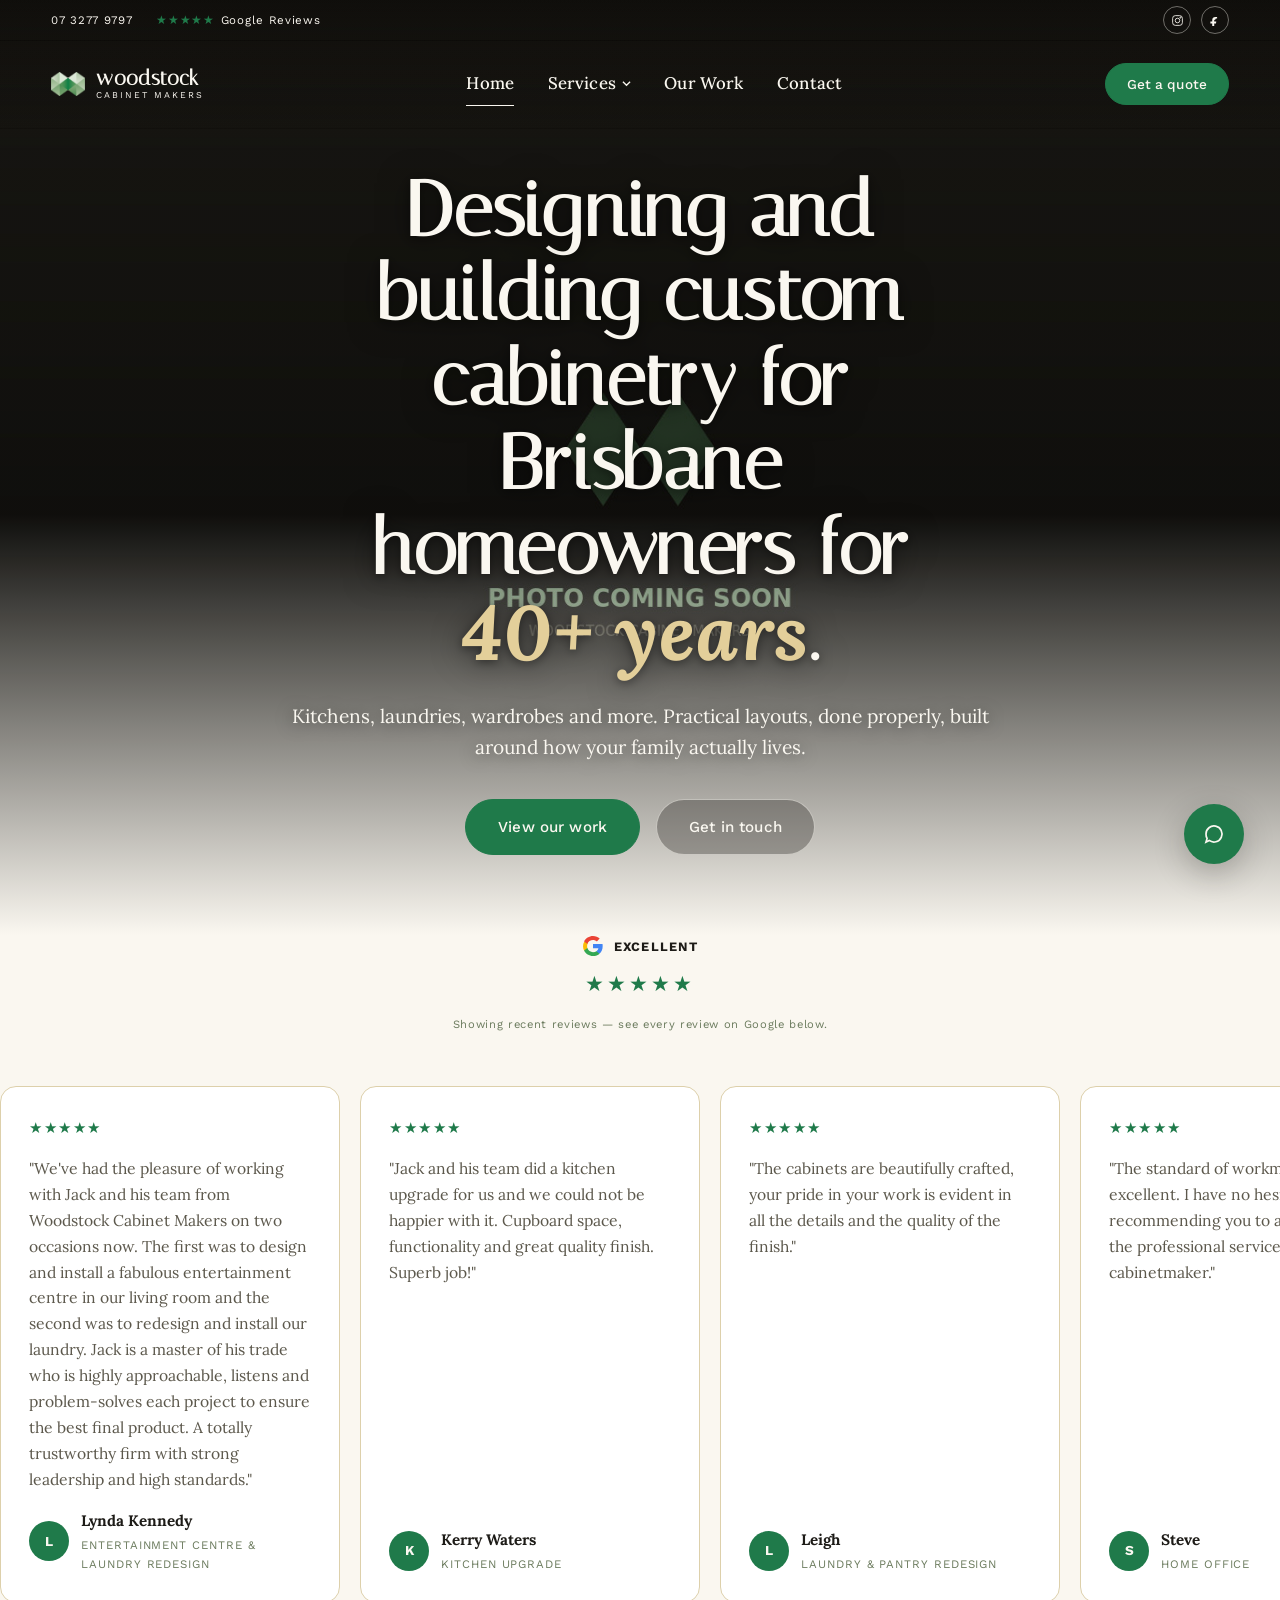
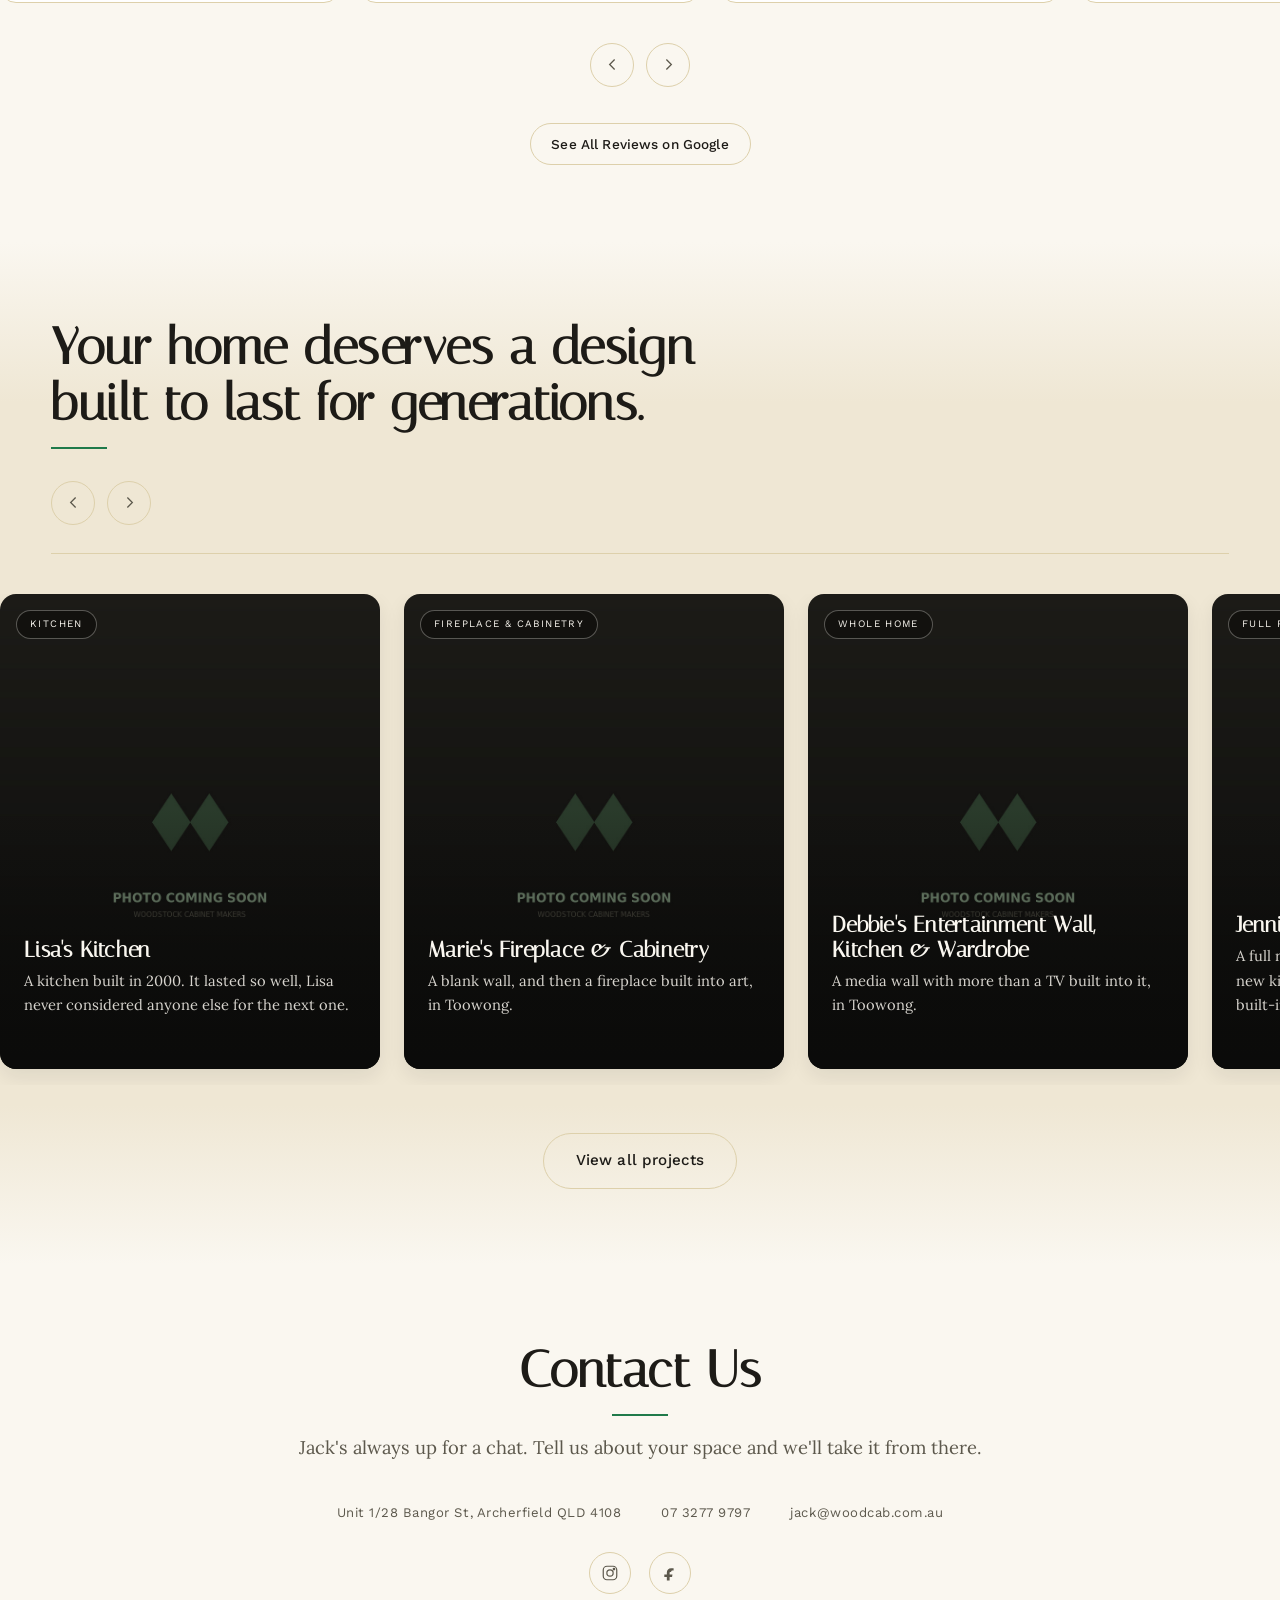
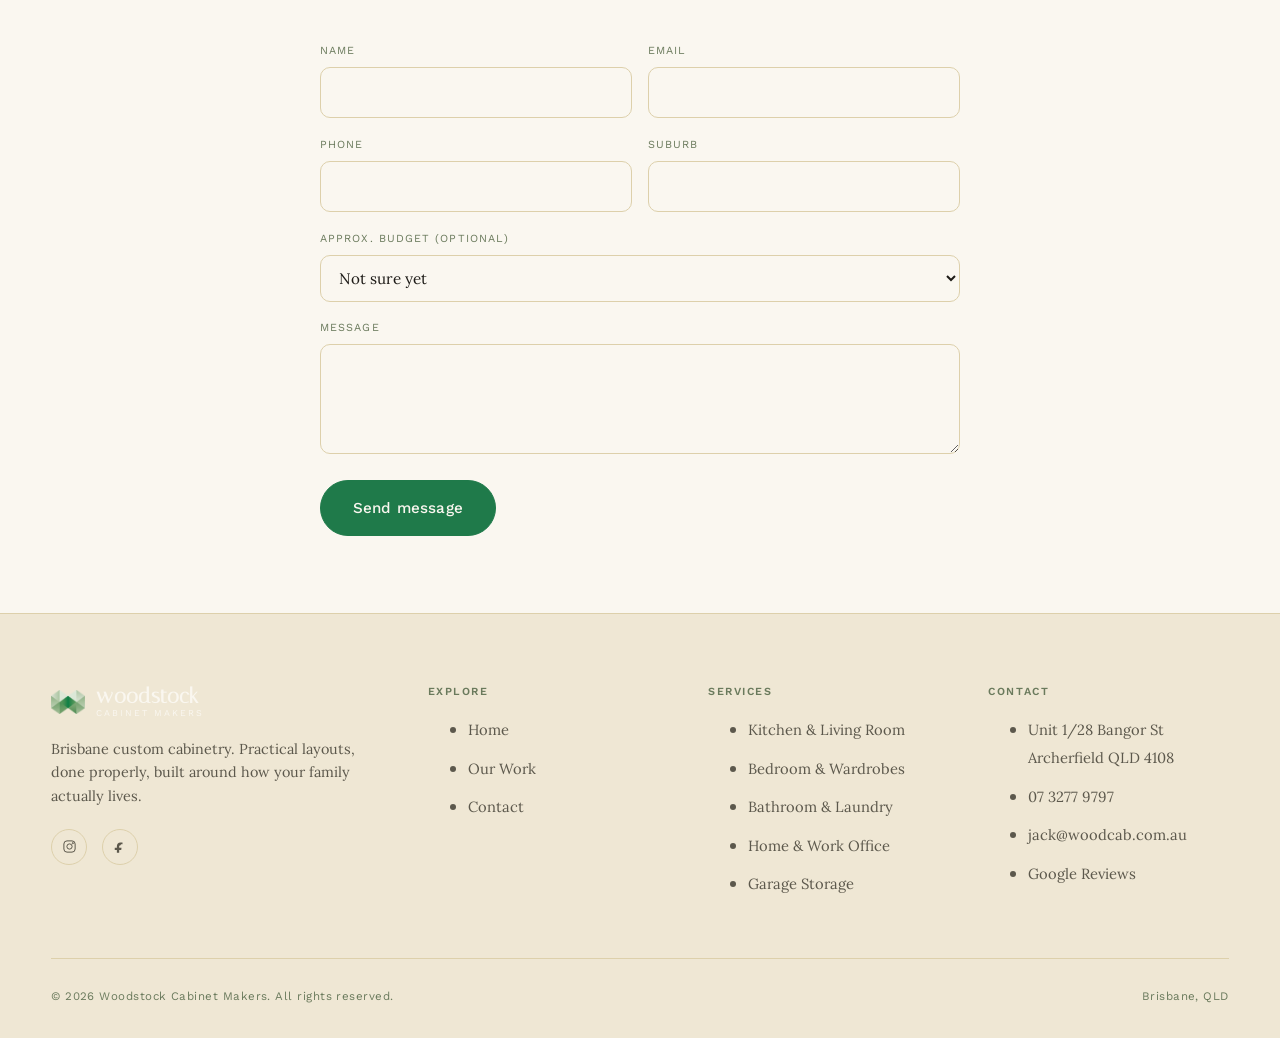
<file: index.html>
<!DOCTYPE html>
<html lang="en-AU">
<head>
<meta charset="UTF-8">
<meta name="viewport" content="width=device-width, initial-scale=1">
<title>Woodstock Cabinet Makers | Brisbane Custom Cabinetry, 40+ Years</title>
<meta name="description" content="Woodstock Cabinet Makers is a Brisbane custom cabinetry business with more than 40 years' experience: kitchens, wardrobes, bathrooms, laundries, garage storage and home offices, designed around how your family lives.">
<link rel="canonical" href="https://woodstockcabinetmakers.com.au/">
<meta property="og:type" content="website">
<meta property="og:site_name" content="Woodstock Cabinet Makers">
<meta property="og:title" content="Woodstock Cabinet Makers | Brisbane Custom Cabinetry, 40+ Years">
<meta property="og:description" content="Brisbane custom cabinetry: kitchens, wardrobes, bathrooms, laundries, garage storage and home offices. Designed and built by Jack Vorgias and the Woodstock team for more than 40 years.">
<meta property="og:url" content="https://woodstockcabinetmakers.com.au/">
<meta property="og:image" content="https://woodstockcabinetmakers.com.au/assets/img/photos/hero.jpg">
<meta name="twitter:card" content="summary_large_image">
<link rel="icon" type="image/png" href="assets/img/favicon-32.png">
<link rel="apple-touch-icon" href="assets/img/apple-touch-icon.png">
<link rel="preconnect" href="https://fonts.googleapis.com">
<link rel="preconnect" href="https://fonts.gstatic.com" crossorigin>
<link href="https://fonts.googleapis.com/css2?family=Italiana&family=Lora:ital,wght@0,400..700;1,400..700&family=Work+Sans:wght@400;500;600;700&display=swap" rel="stylesheet">
<link rel="stylesheet" href="assets/css/style.css?v=20261118">
<script type="application/ld+json">
{
  "@context": "https://schema.org",
  "@type": "HomeAndConstructionBusiness",
  "name": "Woodstock Cabinet Makers",
  "image": "https://woodstockcabinetmakers.com.au/assets/img/photos/hero.jpg",
  "url": "https://woodstockcabinetmakers.com.au/",
  "telephone": "+61732779797",
  "email": "jack@woodcab.com.au",
  "address": {
    "@type": "PostalAddress",
    "streetAddress": "Unit 1/28 Bangor St",
    "addressLocality": "Archerfield",
    "addressRegion": "QLD",
    "postalCode": "4108",
    "addressCountry": "AU"
  },
  "geo": {
    "@type": "GeoCoordinates",
    "latitude": -27.5634743,
    "longitude": 153.016869
  },
  "areaServed": "Brisbane, QLD",
  "founder": { "@type": "Person", "name": "Jack Vorgias" },
  "sameAs": [
    "https://www.instagram.com/woodstockcabinetmakers",
    "https://www.facebook.com/woodstockcabinetmakers",
    "https://www.google.com/maps/place/Woodstock+Cabinet+Makers/@-27.5634743,153.0142941,17z/data=!4m8!3m7!1s0x6b9145591df55ee5:0x283b90e0700622cd!8m2!3d-27.5634743!4d153.016869!9m1!1b1!16s%2Fg%2F1tf2xzjl"
  ]
}
</script>
</head>
<body>
<a class="skip-link" href="#main">Skip to content</a>

<div class="topbar">
  <div class="wrap">
    <div class="topbar__left">
      <a href="tel:0732779797">07 3277 9797</a>
      <a class="rating-strip" href="https://www.google.com/maps/place/Woodstock+Cabinet+Makers/@-27.5634743,153.0142941,17z/data=!4m8!3m7!1s0x6b9145591df55ee5:0x283b90e0700622cd!8m2!3d-27.5634743!4d153.016869!9m1!1b1!16s%2Fg%2F1tf2xzjl" target="_blank" rel="noopener">
        <span class="stars">★★★★★</span><span class="rating-label">Google Reviews</span>
      </a>
    </div>
    <div class="topbar__socials">
      <a href="https://www.instagram.com/woodstockcabinetmakers" target="_blank" rel="noopener" aria-label="Woodstock Cabinet Makers on Instagram">
        <svg viewBox="0 0 24 24" fill="none" stroke="currentColor" stroke-width="1.6" aria-hidden="true"><rect x="3" y="3" width="18" height="18" rx="5"/><circle cx="12" cy="12" r="4.2"/><circle cx="17.3" cy="6.7" r="1"/></svg>
      </a>
      <a href="https://www.facebook.com/woodstockcabinetmakers" target="_blank" rel="noopener" aria-label="Woodstock Cabinet Makers on Facebook">
        <svg viewBox="0 0 24 24" fill="currentColor" aria-hidden="true"><path d="M14.5 8.5h2.3V5.7c-.4-.05-1.77-.17-3.37-.17-3.34 0-5.63 2.1-5.63 5.96v2.51H4.4V17.4h3.4V22h3.68v-4.6h3.26l.52-3.4h-3.78v-2.04c0-.98.27-1.46 1.72-1.46z"/></svg>
      </a>
    </div>
  </div>
</div>

<header class="site-nav">
  <nav class="wrap" aria-label="Primary">
    <a class="logo" href="index.html">
      <img class="logo__mark" src="assets/img/logo-icon.png" alt="" width="34" height="24">
      <span class="logo__word"><strong>woodstock</strong><span>Cabinet Makers</span></span>
    </a>
    <ul class="site-nav__links">
      <li><a class="nav-link" href="index.html" aria-current="page">Home</a></li>
      <li class="has-dropdown">
        <a class="nav-link" href="services/index.html">Services <svg class="nav-caret" viewBox="0 0 10 6" fill="none" stroke="currentColor" stroke-width="1.4" aria-hidden="true"><path d="M1 1l4 4 4-4"/></svg></a>
        <div class="dropdown">
          <a href="services/kitchen-and-living-room.html">Kitchen &amp; Living Room<small>Loving on the Heart of the Home</small></a>
          <a href="services/bedroom-and-wardrobes.html">Bedroom &amp; Wardrobes<small>Let your Mind, Body and Soul Rejuvenate</small></a>
          <a href="services/bathroom-and-laundry.html">Bathroom &amp; Laundry<small>Seamless from Beginning to End</small></a>
          <a href="services/home-and-work-office.html">Home &amp; Work Office<small>Focusing on the Task at Hand</small></a>
          <a href="services/garage-storage.html">Garage Storage<small>Built for how you actually use it</small></a>
        </div>
      </li>
      <li><a class="nav-link" href="projects/index.html">Our Work</a></li>
      <li><a class="nav-link" href="#contact">Contact</a></li>
    </ul>
    <div class="site-nav__cta">
      <a class="btn btn--solid btn--sm" href="#contact">Get a quote</a>
      <button class="nav-toggle" aria-label="Toggle menu" aria-expanded="false">
        <span></span><span></span><span></span>
      </button>
    </div>
  </nav>
</header>

<main id="main">

  <section class="hero">
    <div class="hero__media"><img src="assets/img/photos/hero.jpg" alt="A finished Woodstock Cabinet Makers kitchen" width="1600" height="1000"></div>
    <div class="hero__scrim" aria-hidden="true"></div>
    <div class="hero__content wrap">
      <h1>Designing and building custom cabinetry for Brisbane homeowners for <span class="hero__highlight">40+ years</span>.</h1>
      <p class="lede">Kitchens, laundries, wardrobes and more. Practical layouts, done properly, built around how your family actually lives.</p>
      <div class="hero__actions">
        <a class="btn btn--solid" href="projects/index.html">View our work</a>
        <a class="btn btn--ghost" href="#contact">Get in touch</a>
      </div>
    </div>
  </section>

  <section class="section reviews" id="reviews" data-reviews-root data-reviews-endpoint="/api/google-reviews-proxy.php">
    <div class="wrap" data-track>
      <div class="reviews__summary">
        <div class="reviews__google">
          <svg viewBox="0 0 48 48" aria-hidden="true"><path fill="#4285F4" d="M45.1 24.5c0-1.6-.1-3.1-.4-4.6H24v9h11.8c-.5 2.6-2 4.8-4.3 6.3v5.2h7C42.5 36.9 45.1 31.2 45.1 24.5z"/><path fill="#34A853" d="M24 46c5.9 0 10.8-1.9 14.4-5.3l-7-5.2c-1.9 1.3-4.4 2.1-7.4 2.1-5.7 0-10.5-3.8-12.2-9H4.5v5.4C8.1 41.1 15.4 46 24 46z"/><path fill="#FBBC05" d="M11.8 28.6c-.4-1.3-.7-2.6-.7-4.1s.3-2.8.7-4.1v-5.4H4.5C3 17.9 2.2 20.9 2.2 24.5s.8 6.6 2.3 9.5z"/><path fill="#EA4335" d="M24 10.7c3.2 0 6.1 1.1 8.4 3.3l6.2-6.2C34.8 4.2 29.9 2 24 2 15.4 2 8.1 6.9 4.5 14l7.3 5.4c1.7-5.2 6.5-8.7 12.2-8.7z"/></svg>
          <span class="reviews__badge">EXCELLENT</span>
        </div>
        <div class="reviews__stars">★★★★★</div>
        <div class="reviews__status">Showing recent reviews</div>
      </div>
      <div class="review-track">
        <article class="review-card">
          <div class="review-card__stars">★★★★★</div>
          <p>"We've had the pleasure of working with Jack and his team from Woodstock Cabinet Makers on two occasions now. The first was to design and install a fabulous entertainment centre in our living room and the second was to redesign and install our laundry. Jack is a master of his trade who is highly approachable, listens and problem-solves each project to ensure the best final product. A totally trustworthy firm with strong leadership and high standards."</p>
          <div class="review-card__who">
            <span class="review-card__avatar" aria-hidden="true">L</span>
            <span class="review-card__who-text"><strong>Lynda Kennedy</strong>Entertainment centre &amp; laundry redesign</span>
          </div>
        </article>
        <article class="review-card">
          <div class="review-card__stars">★★★★★</div>
          <p>"Jack and his team did a kitchen upgrade for us and we could not be happier with it. Cupboard space, functionality and great quality finish. Superb job!"</p>
          <div class="review-card__who">
            <span class="review-card__avatar" aria-hidden="true">K</span>
            <span class="review-card__who-text"><strong>Kerry Waters</strong>Kitchen upgrade</span>
          </div>
        </article>
        <article class="review-card">
          <div class="review-card__stars">★★★★★</div>
          <p>"The cabinets are beautifully crafted, your pride in your work is evident in all the details and the quality of the finish."</p>
          <div class="review-card__who">
            <span class="review-card__avatar" aria-hidden="true">L</span>
            <span class="review-card__who-text"><strong>Leigh</strong>Laundry &amp; pantry redesign</span>
          </div>
        </article>
        <article class="review-card">
          <div class="review-card__stars">★★★★★</div>
          <p>"The standard of workmanship is excellent. I have no hesitation in recommending you to anyone seeking the professional services of a first class cabinetmaker."</p>
          <div class="review-card__who">
            <span class="review-card__avatar" aria-hidden="true">S</span>
            <span class="review-card__who-text"><strong>Steve</strong>Home office</span>
          </div>
        </article>
      </div>
      <div class="track-nav" style="justify-content:center;margin-top:1.5rem;" data-track-nav>
        <button type="button" class="track-nav__btn" data-track-prev aria-label="Previous reviews"><svg viewBox="0 0 24 24" fill="none" stroke="currentColor" stroke-width="1.8"><path d="M15 5l-7 7 7 7"/></svg></button>
        <button type="button" class="track-nav__btn" data-track-next aria-label="Next reviews"><svg viewBox="0 0 24 24" fill="none" stroke="currentColor" stroke-width="1.8"><path d="M9 5l7 7-7 7"/></svg></button>
      </div>
      <a class="reviews__footer-link btn btn--ghost btn--sm" href="https://www.google.com/maps/place/Woodstock+Cabinet+Makers/@-27.5634743,153.0142941,17z/data=!4m8!3m7!1s0x6b9145591df55ee5:0x283b90e0700622cd!8m2!3d-27.5634743!4d153.016869!9m1!1b1!16s%2Fg%2F1tf2xzjl" target="_blank" rel="noopener">See All Reviews on Google</a>
    </div>
  </section>

  <button class="chat-launcher" type="button" aria-expanded="false" aria-controls="chatPanel" aria-label="Open quick contact form">
    <svg class="icon-chat" viewBox="0 0 24 24" fill="none" stroke="currentColor" stroke-width="1.7" aria-hidden="true"><path d="M4 12a8 8 0 1 1 3.2 6.4L4 20l1.1-3.6A7.96 7.96 0 0 1 4 12Z"/></svg>
    <svg class="icon-close" viewBox="0 0 24 24" fill="none" stroke="currentColor" stroke-width="1.8" aria-hidden="true"><path d="M5 5l14 14M19 5L5 19"/></svg>
  </button>
  <div class="chat-panel" id="chatPanel">
    <h3>Quick question?</h3>
    <p class="lede">Send a short message and we'll get back to you.</p>
    <form data-ajax-form action="/api/contact-form.php" method="post">
      <input type="hidden" name="source" value="Quick Chat">
      <div class="hp-field"><label for="chat-website">Leave this field empty</label><input type="text" id="chat-website" name="website" tabindex="-1" autocomplete="off"></div>
      <div class="field"><label for="chat-name">Name</label><input type="text" id="chat-name" name="name" required></div>
      <div class="field"><label for="chat-email">Email</label><input type="email" id="chat-email" name="email" required></div>
      <div class="field"><label for="chat-message">Message</label><textarea id="chat-message" name="message" required></textarea></div>
      <button class="btn btn--solid btn--sm" type="submit" style="width:100%;justify-content:center;">Send message</button>
      <div class="form-status" role="status" aria-live="polite"></div>
    </form>
  </div>

  <section class="section projects-band" id="work">
    <div class="wrap" data-track>
      <div class="section-head">
        <div>
          <h2>Your home deserves a design built to last for generations.</h2>
        </div>
        <div class="track-nav">
          <button type="button" class="track-nav__btn" data-track-prev aria-label="Previous projects"><svg viewBox="0 0 24 24" fill="none" stroke="currentColor" stroke-width="1.8"><path d="M15 5l-7 7 7 7"/></svg></button>
          <button type="button" class="track-nav__btn" data-track-next aria-label="Next projects"><svg viewBox="0 0 24 24" fill="none" stroke="currentColor" stroke-width="1.8"><path d="M9 5l7 7-7 7"/></svg></button>
        </div>
      </div>
      <hr class="hairline" style="margin-top:1.75rem;margin-bottom:2.5rem;">
      <div class="project-track">
          <a class="project-card" href="projects/lisas-kitchen.php">
            <div class="img-frame">
              <span class="project-card__tag">Kitchen</span>
              <img src="assets/img/photos/lisas-kitchen-main.jpg" alt="Lisa's kitchen, built by Woodstock Cabinet Makers" width="1600" height="1000">
              <div class="project-card__overlay">
                <h3>Lisa's Kitchen</h3>
                <p>A kitchen built in 2000. It lasted so well, Lisa never considered anyone else for the next one.</p>
                <span class="project-card__link">View Project <svg viewBox="0 0 16 16" fill="none" stroke="currentColor" stroke-width="1.6" aria-hidden="true"><path d="M2 8h11M9 4l4 4-4 4"/></svg></span>
              </div>
            </div>
          </a>
          <a class="project-card" href="projects/maries-fireplace-and-cabinetry.php">
            <div class="img-frame">
              <span class="project-card__tag">Fireplace &amp; Cabinetry</span>
              <img src="assets/img/photos/maries-fireplace-main.jpg" alt="Marie's fireplace and cabinetry, Toowong" width="1600" height="1000">
              <div class="project-card__overlay">
                <h3>Marie's Fireplace &amp; Cabinetry</h3>
                <p>A blank wall, and then a fireplace built into art, in Toowong.</p>
                <span class="project-card__link">View Project <svg viewBox="0 0 16 16" fill="none" stroke="currentColor" stroke-width="1.6" aria-hidden="true"><path d="M2 8h11M9 4l4 4-4 4"/></svg></span>
              </div>
            </div>
          </a>
          <a class="project-card" href="projects/debbies-entertainment-kitchen-wardrobe.php">
            <div class="img-frame">
              <span class="project-card__tag">Whole Home</span>
              <img src="assets/img/photos/debbies-project-main.jpg" alt="Debbie's entertainment wall unit, kitchen and wardrobe, Toowong" width="1600" height="1000">
              <div class="project-card__overlay">
                <h3>Debbie's Entertainment Wall, Kitchen &amp; Wardrobe</h3>
                <p>A media wall with more than a TV built into it, in Toowong.</p>
                <span class="project-card__link">View Project <svg viewBox="0 0 16 16" fill="none" stroke="currentColor" stroke-width="1.6" aria-hidden="true"><path d="M2 8h11M9 4l4 4-4 4"/></svg></span>
              </div>
            </div>
          </a>
          <a class="project-card" href="projects/jennifers-queenslander-renovation.php">
            <div class="img-frame">
              <span class="project-card__tag">Full Renovation</span>
              <img src="assets/img/photos/jennifers-reno-main.jpg" alt="Jennifer's Queenslander renovation" width="1600" height="1000">
              <div class="project-card__overlay">
                <h3>Jennifer's Queenslander Renovation</h3>
                <p>A full renovation of a character Queenslander: new kitchen, laundry, walk-in wardrobe and built-in wardrobes throughout.</p>
                <span class="project-card__link">View Project <svg viewBox="0 0 16 16" fill="none" stroke="currentColor" stroke-width="1.6" aria-hidden="true"><path d="M2 8h11M9 4l4 4-4 4"/></svg></span>
              </div>
            </div>
          </a>
          <a class="project-card" href="projects/gayle-and-lances-kitchen.php">
            <div class="img-frame">
              <span class="project-card__tag">Kitchen</span>
              <img src="assets/img/photos/gayle-and-lances-kitchen-main.jpg" alt="Gayle and Lance's kitchen, built by Woodstock Cabinet Makers" width="1600" height="1000">
              <div class="project-card__overlay">
                <h3>Gayle &amp; Lance's Kitchen</h3>
                <p>Years after their first kitchen, Gayle and Lance called Jack again for this one.</p>
                <span class="project-card__link">View Project <svg viewBox="0 0 16 16" fill="none" stroke="currentColor" stroke-width="1.6" aria-hidden="true"><path d="M2 8h11M9 4l4 4-4 4"/></svg></span>
              </div>
            </div>
          </a>
        </div>
      <div class="projects-band__footer">
        <a class="btn btn--ghost" href="projects/index.html">View all projects</a>
      </div>
    </div>
  </section>

  <section class="section contact" id="contact">
    <div class="wrap">
      <div class="section-head">
        <h2>Contact Us</h2>
        <p class="lede">Jack's always up for a chat. Tell us about your space and we'll take it from there.</p>
      </div>
      <div class="contact-info">
        <a href="https://www.google.com/maps/place/Woodstock+Cabinet+Makers/@-27.5634743,153.0142941,17z/data=!4m8!3m7!1s0x6b9145591df55ee5:0x283b90e0700622cd!8m2!3d-27.5634743!4d153.016869!9m1!1b1!16s%2Fg%2F1tf2xzjl" target="_blank" rel="noopener">Unit 1/28 Bangor St, Archerfield QLD 4108</a>
        <a href="tel:0732779797">07 3277 9797</a>
        <a href="mailto:jack@woodcab.com.au">jack@woodcab.com.au</a>
      </div>
      <div class="contact-socials">
        <a href="https://www.instagram.com/woodstockcabinetmakers" target="_blank" rel="noopener" aria-label="Instagram">
          <svg viewBox="0 0 24 24" fill="none" stroke="currentColor" stroke-width="1.6" aria-hidden="true"><rect x="3" y="3" width="18" height="18" rx="5"/><circle cx="12" cy="12" r="4.2"/><circle cx="17.3" cy="6.7" r="1"/></svg>
        </a>
        <a href="https://www.facebook.com/woodstockcabinetmakers" target="_blank" rel="noopener" aria-label="Facebook">
          <svg viewBox="0 0 24 24" fill="currentColor" aria-hidden="true"><path d="M14.5 8.5h2.3V5.7c-.4-.05-1.77-.17-3.37-.17-3.34 0-5.63 2.1-5.63 5.96v2.51H4.4V17.4h3.4V22h3.68v-4.6h3.26l.52-3.4h-3.78v-2.04c0-.98.27-1.46 1.72-1.46z"/></svg>
        </a>
      </div>
      <form class="contact-form" data-ajax-form action="/api/contact-form.php" method="post">
        <input type="hidden" name="source" value="Contact Page">
        <div class="hp-field"><label for="website">Leave this field empty</label><input type="text" id="website" name="website" tabindex="-1" autocomplete="off"></div>
        <div class="field--row">
          <div class="field"><label for="name">Name</label><input type="text" id="name" name="name" required></div>
          <div class="field"><label for="email">Email</label><input type="email" id="email" name="email" required></div>
        </div>
        <div class="field--row">
          <div class="field"><label for="phone">Phone</label><input type="tel" id="phone" name="phone"></div>
          <div class="field"><label for="suburb">Suburb</label><input type="text" id="suburb" name="suburb"></div>
        </div>
        <div class="field">
          <label for="budget">Approx. Budget (Optional)</label>
          <select id="budget" name="budget">
            <option value="">Not sure yet</option>
            <option value="Under $20k">Under $20k</option>
            <option value="$20k to $50k">$20k to $50k</option>
            <option value="$50k to $100k">$50k to $100k</option>
            <option value="$100k+">$100k+</option>
          </select>
        </div>
        <div class="field"><label for="message">Message</label><textarea id="message" name="message" required></textarea></div>
        <button class="btn btn--solid" type="submit">Send message</button>
        <div class="form-status" role="status" aria-live="polite"></div>
      </form>
    </div>
  </section>

</main>

<footer class="site-footer">
  <div class="wrap">
    <div class="footer-grid">
      <div class="footer-col footer-brand">
        <a class="logo" href="index.html">
          <img class="logo__mark" src="assets/img/logo-icon.png" alt="" width="34" height="24">
          <span class="logo__word"><strong>woodstock</strong><span>Cabinet Makers</span></span>
        </a>
        <p>Brisbane custom cabinetry. Practical layouts, done properly, built around how your family actually lives.</p>
        <div class="footer-socials">
          <a href="https://www.instagram.com/woodstockcabinetmakers" target="_blank" rel="noopener" aria-label="Instagram"><svg viewBox="0 0 24 24" fill="none" stroke="currentColor" stroke-width="1.6" aria-hidden="true"><rect x="3" y="3" width="18" height="18" rx="5"/><circle cx="12" cy="12" r="4.2"/><circle cx="17.3" cy="6.7" r="1"/></svg></a>
          <a href="https://www.facebook.com/woodstockcabinetmakers" target="_blank" rel="noopener" aria-label="Facebook"><svg viewBox="0 0 24 24" fill="currentColor" aria-hidden="true"><path d="M14.5 8.5h2.3V5.7c-.4-.05-1.77-.17-3.37-.17-3.34 0-5.63 2.1-5.63 5.96v2.51H4.4V17.4h3.4V22h3.68v-4.6h3.26l.52-3.4h-3.78v-2.04c0-.98.27-1.46 1.72-1.46z"/></svg></a>
        </div>
      </div>
      <div class="footer-col">
        <h4>Explore</h4>
        <ul>
          <li><a href="index.html">Home</a></li>
          <li><a href="projects/index.html">Our Work</a></li>
          <li><a href="#contact">Contact</a></li>
        </ul>
      </div>
      <div class="footer-col">
        <h4>Services</h4>
        <ul>
          <li><a href="services/kitchen-and-living-room.html">Kitchen &amp; Living Room</a></li>
          <li><a href="services/bedroom-and-wardrobes.html">Bedroom &amp; Wardrobes</a></li>
          <li><a href="services/bathroom-and-laundry.html">Bathroom &amp; Laundry</a></li>
          <li><a href="services/home-and-work-office.html">Home &amp; Work Office</a></li>
          <li><a href="services/garage-storage.html">Garage Storage</a></li>
        </ul>
      </div>
      <div class="footer-col">
        <h4>Contact</h4>
        <ul>
          <li><a href="https://www.google.com/maps/place/Woodstock+Cabinet+Makers/@-27.5634743,153.0142941,17z/data=!4m8!3m7!1s0x6b9145591df55ee5:0x283b90e0700622cd!8m2!3d-27.5634743!4d153.016869!9m1!1b1!16s%2Fg%2F1tf2xzjl" target="_blank" rel="noopener">Unit 1/28 Bangor St<br>Archerfield QLD 4108</a></li>
          <li><a href="tel:0732779797">07 3277 9797</a></li>
          <li><a href="mailto:jack@woodcab.com.au">jack@woodcab.com.au</a></li>
          <li><a href="https://www.google.com/maps/place/Woodstock+Cabinet+Makers/@-27.5634743,153.0142941,17z/data=!4m8!3m7!1s0x6b9145591df55ee5:0x283b90e0700622cd!8m2!3d-27.5634743!4d153.016869!9m1!1b1!16s%2Fg%2F1tf2xzjl" target="_blank" rel="noopener">Google Reviews</a></li>
        </ul>
      </div>
    </div>
    <div class="footer-bottom">
      <span>&copy; <span id="year">2026</span> Woodstock Cabinet Makers. All rights reserved.</span>
      <span>Brisbane, QLD</span>
    </div>
  </div>
</footer>

<script src="assets/js/main.js?v=20261118"></script>
<script>document.getElementById('year').textContent = new Date().getFullYear();</script>
</body>
</html>
</file>
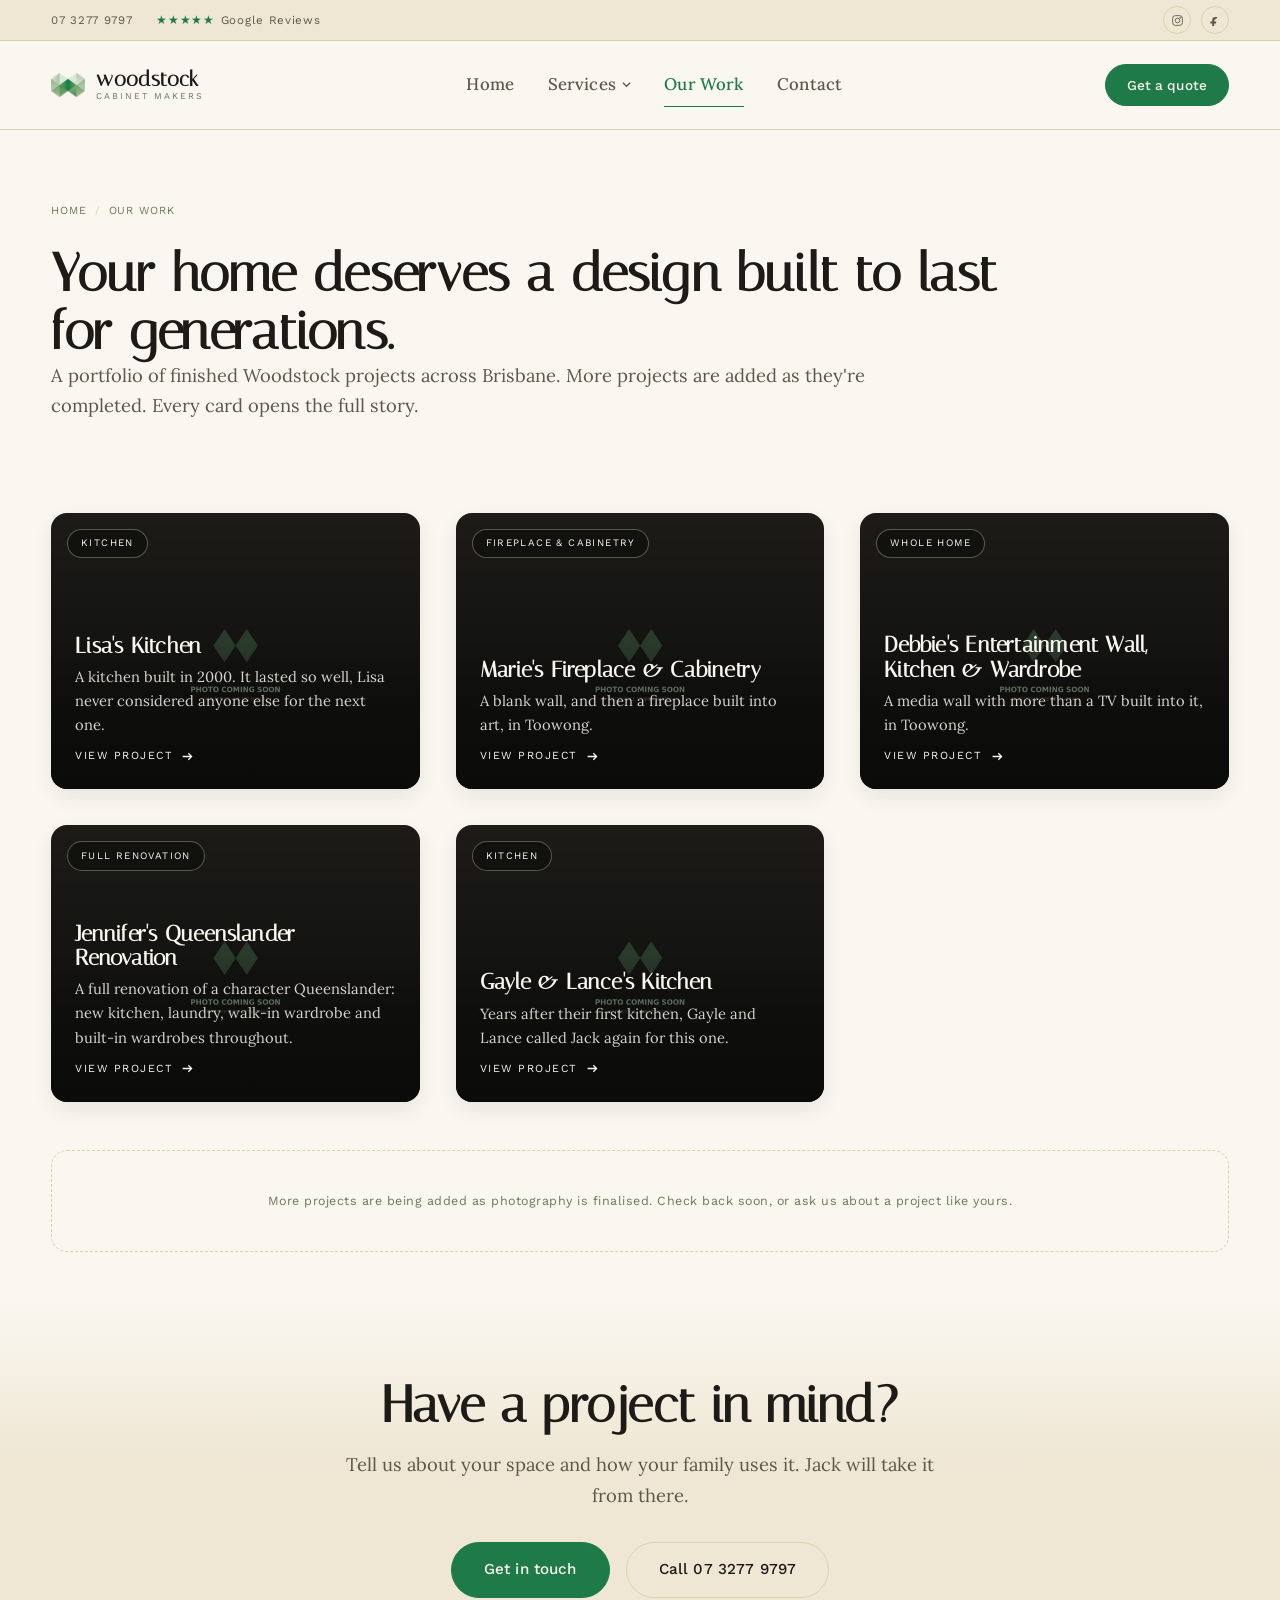
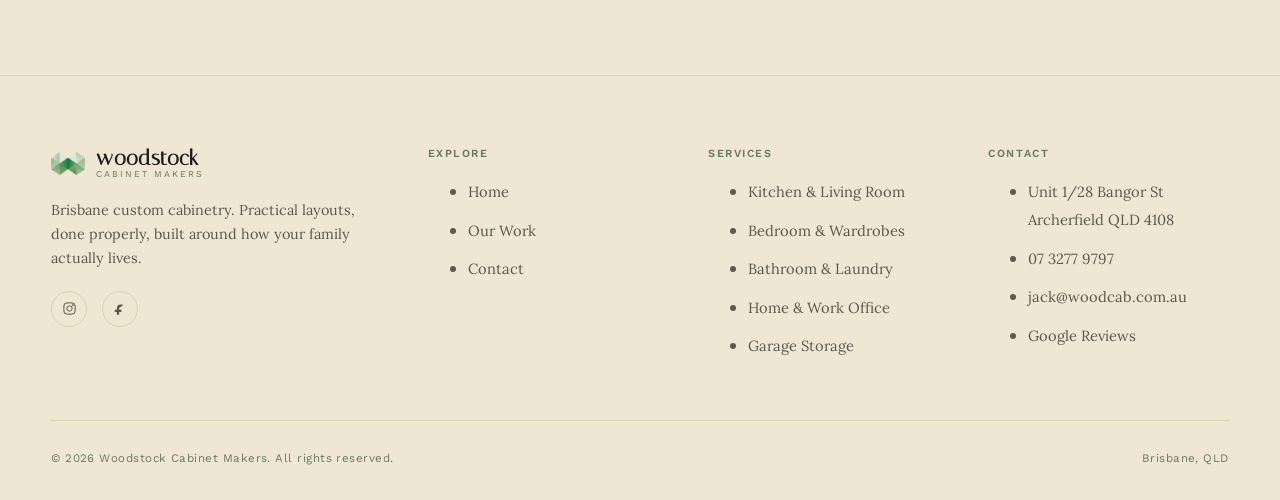
<file: projects/index.html>
<!DOCTYPE html>
<html lang="en-AU">
<head>
<meta charset="UTF-8">
<meta name="viewport" content="width=device-width, initial-scale=1">
<title>Our Work | Woodstock Cabinet Makers</title>
<meta name="description" content="A portfolio of custom cabinetry projects by Woodstock Cabinet Makers: kitchens, fireplaces, wardrobes and whole-home renovations across Brisbane.">
<link rel="canonical" href="https://woodstockcabinetmakers.com.au/projects/">
<link rel="icon" type="image/png" href="../assets/img/favicon-32.png">
<link rel="apple-touch-icon" href="../assets/img/apple-touch-icon.png">
<link rel="preconnect" href="https://fonts.googleapis.com">
<link rel="preconnect" href="https://fonts.gstatic.com" crossorigin>
<link href="https://fonts.googleapis.com/css2?family=Italiana&family=Lora:ital,wght@0,400..700;1,400..700&family=Work+Sans:wght@400;500;600;700&display=swap" rel="stylesheet">
<link rel="stylesheet" href="../assets/css/style.css?v=20261118">
</head>
<body>
<a class="skip-link" href="#main">Skip to content</a>

<div class="topbar">
  <div class="wrap">
    <div class="topbar__left">
      <a href="tel:0732779797">07 3277 9797</a>
      <a class="rating-strip" href="https://www.google.com/maps/place/Woodstock+Cabinet+Makers/@-27.5634743,153.0142941,17z/data=!4m8!3m7!1s0x6b9145591df55ee5:0x283b90e0700622cd!8m2!3d-27.5634743!4d153.016869!9m1!1b1!16s%2Fg%2F1tf2xzjl" target="_blank" rel="noopener">
        <span class="stars">★★★★★</span><span class="rating-label">Google Reviews</span>
      </a>
    </div>
    <div class="topbar__socials">
      <a href="https://www.instagram.com/woodstockcabinetmakers" target="_blank" rel="noopener" aria-label="Instagram"><svg viewBox="0 0 24 24" fill="none" stroke="currentColor" stroke-width="1.6" aria-hidden="true"><rect x="3" y="3" width="18" height="18" rx="5"/><circle cx="12" cy="12" r="4.2"/><circle cx="17.3" cy="6.7" r="1"/></svg></a>
      <a href="https://www.facebook.com/woodstockcabinetmakers" target="_blank" rel="noopener" aria-label="Facebook"><svg viewBox="0 0 24 24" fill="currentColor" aria-hidden="true"><path d="M14.5 8.5h2.3V5.7c-.4-.05-1.77-.17-3.37-.17-3.34 0-5.63 2.1-5.63 5.96v2.51H4.4V17.4h3.4V22h3.68v-4.6h3.26l.52-3.4h-3.78v-2.04c0-.98.27-1.46 1.72-1.46z"/></svg></a>
    </div>
  </div>
</div>

<header class="site-nav">
  <nav class="wrap" aria-label="Primary">
    <a class="logo" href="../index.html">
      <img class="logo__mark" src="../assets/img/logo-icon.png" alt="" width="34" height="24">
      <span class="logo__word"><strong>woodstock</strong><span>Cabinet Makers</span></span>
    </a>
    <ul class="site-nav__links">
      <li><a class="nav-link" href="../index.html">Home</a></li>
      <li class="has-dropdown">
        <a class="nav-link" href="../services/index.html">Services <svg class="nav-caret" viewBox="0 0 10 6" fill="none" stroke="currentColor" stroke-width="1.4" aria-hidden="true"><path d="M1 1l4 4 4-4"/></svg></a>
        <div class="dropdown">
          <a href="../services/kitchen-and-living-room.html">Kitchen &amp; Living Room<small>Loving on the Heart of the Home</small></a>
          <a href="../services/bedroom-and-wardrobes.html">Bedroom &amp; Wardrobes<small>Let your Mind, Body and Soul Rejuvenate</small></a>
          <a href="../services/bathroom-and-laundry.html">Bathroom &amp; Laundry<small>Seamless from Beginning to End</small></a>
          <a href="../services/home-and-work-office.html">Home &amp; Work Office<small>Focusing on the Task at Hand</small></a>
          <a href="../services/garage-storage.html">Garage Storage<small>Built for how you actually use it</small></a>
        </div>
      </li>
      <li><a class="nav-link" href="index.html" aria-current="page">Our Work</a></li>
      <li><a class="nav-link" href="../index.html#contact">Contact</a></li>
    </ul>
    <div class="site-nav__cta">
      <a class="btn btn--solid btn--sm" href="../index.html#contact">Get a quote</a>
      <button class="nav-toggle" aria-label="Toggle menu" aria-expanded="false"><span></span><span></span><span></span></button>
    </div>
  </nav>
</header>

<main id="main">
  <div class="page-header wrap">
    <p class="breadcrumbs"><a href="../index.html">Home</a><span>/</span>Our Work</p>
    <h1>Your home deserves a design built to last for generations.</h1>
    <p class="lede">A portfolio of finished Woodstock projects across Brisbane. More projects are added as they're completed. Every card opens the full story.</p>
  </div>

  <div class="section section--tight">
    <div class="wrap">
      <div class="project-grid">
        <a class="project-card" href="lisas-kitchen.php">
          <div class="img-frame">
            <span class="project-card__tag">Kitchen</span>
            <img src="../assets/img/photos/lisas-kitchen-main.jpg" alt="Lisa's kitchen, built by Woodstock Cabinet Makers" width="1600" height="1000">
            <div class="project-card__overlay">
              <h3>Lisa's Kitchen</h3>
              <p>A kitchen built in 2000. It lasted so well, Lisa never considered anyone else for the next one.</p>
              <span class="project-card__link">View Project <svg viewBox="0 0 16 16" fill="none" stroke="currentColor" stroke-width="1.6" aria-hidden="true"><path d="M2 8h11M9 4l4 4-4 4"/></svg></span>
            </div>
          </div>
        </a>
        <a class="project-card" href="maries-fireplace-and-cabinetry.php">
          <div class="img-frame">
            <span class="project-card__tag">Fireplace &amp; Cabinetry</span>
            <img src="../assets/img/photos/maries-fireplace-main.jpg" alt="Marie's fireplace and cabinetry, Toowong" width="1600" height="1000">
            <div class="project-card__overlay">
              <h3>Marie's Fireplace &amp; Cabinetry</h3>
              <p>A blank wall, and then a fireplace built into art, in Toowong.</p>
              <span class="project-card__link">View Project <svg viewBox="0 0 16 16" fill="none" stroke="currentColor" stroke-width="1.6" aria-hidden="true"><path d="M2 8h11M9 4l4 4-4 4"/></svg></span>
            </div>
          </div>
        </a>
        <a class="project-card" href="debbies-entertainment-kitchen-wardrobe.php">
          <div class="img-frame">
            <span class="project-card__tag">Whole Home</span>
            <img src="../assets/img/photos/debbies-project-main.jpg" alt="Debbie's entertainment wall unit, kitchen and wardrobe, Toowong" width="1600" height="1000">
            <div class="project-card__overlay">
              <h3>Debbie's Entertainment Wall, Kitchen &amp; Wardrobe</h3>
              <p>A media wall with more than a TV built into it, in Toowong.</p>
              <span class="project-card__link">View Project <svg viewBox="0 0 16 16" fill="none" stroke="currentColor" stroke-width="1.6" aria-hidden="true"><path d="M2 8h11M9 4l4 4-4 4"/></svg></span>
            </div>
          </div>
        </a>
        <a class="project-card" href="jennifers-queenslander-renovation.php">
          <div class="img-frame">
            <span class="project-card__tag">Full Renovation</span>
            <img src="../assets/img/photos/jennifers-reno-main.jpg" alt="Jennifer's Queenslander renovation" width="1600" height="1000">
            <div class="project-card__overlay">
              <h3>Jennifer's Queenslander Renovation</h3>
              <p>A full renovation of a character Queenslander: new kitchen, laundry, walk-in wardrobe and built-in wardrobes throughout.</p>
              <span class="project-card__link">View Project <svg viewBox="0 0 16 16" fill="none" stroke="currentColor" stroke-width="1.6" aria-hidden="true"><path d="M2 8h11M9 4l4 4-4 4"/></svg></span>
            </div>
          </div>
        </a>
        <a class="project-card" href="gayle-and-lances-kitchen.php">
          <div class="img-frame">
            <span class="project-card__tag">Kitchen</span>
            <img src="../assets/img/photos/gayle-and-lances-kitchen-main.jpg" alt="Gayle and Lance's kitchen, built by Woodstock Cabinet Makers" width="1600" height="1000">
            <div class="project-card__overlay">
              <h3>Gayle &amp; Lance's Kitchen</h3>
              <p>Years after their first kitchen, Gayle and Lance called Jack again for this one.</p>
              <span class="project-card__link">View Project <svg viewBox="0 0 16 16" fill="none" stroke="currentColor" stroke-width="1.6" aria-hidden="true"><path d="M2 8h11M9 4l4 4-4 4"/></svg></span>
            </div>
          </div>
        </a>
      </div>
      <p class="fitted-note" style="margin-top:3rem;">More projects are being added as photography is finalised. Check back soon, or ask us about a project like yours.</p>
    </div>
  </div>

  <section class="section cta-band">
    <div class="wrap">
      <h2>Have a project in mind?</h2>
      <p class="lede">Tell us about your space and how your family uses it. Jack will take it from there.</p>
      <div class="cta-band__actions">
        <a class="btn btn--solid" href="../index.html#contact">Get in touch</a>
        <a class="btn btn--ghost" href="tel:0732779797">Call 07 3277 9797</a>
      </div>
    </div>
  </section>
</main>

<footer class="site-footer">
  <div class="wrap">
    <div class="footer-grid">
      <div class="footer-col footer-brand">
        <a class="logo" href="../index.html">
          <img class="logo__mark" src="../assets/img/logo-icon.png" alt="" width="34" height="24">
          <span class="logo__word"><strong>woodstock</strong><span>Cabinet Makers</span></span>
        </a>
        <p>Brisbane custom cabinetry. Practical layouts, done properly, built around how your family actually lives.</p>
        <div class="footer-socials">
          <a href="https://www.instagram.com/woodstockcabinetmakers" target="_blank" rel="noopener" aria-label="Instagram"><svg viewBox="0 0 24 24" fill="none" stroke="currentColor" stroke-width="1.6" aria-hidden="true"><rect x="3" y="3" width="18" height="18" rx="5"/><circle cx="12" cy="12" r="4.2"/><circle cx="17.3" cy="6.7" r="1"/></svg></a>
          <a href="https://www.facebook.com/woodstockcabinetmakers" target="_blank" rel="noopener" aria-label="Facebook"><svg viewBox="0 0 24 24" fill="currentColor" aria-hidden="true"><path d="M14.5 8.5h2.3V5.7c-.4-.05-1.77-.17-3.37-.17-3.34 0-5.63 2.1-5.63 5.96v2.51H4.4V17.4h3.4V22h3.68v-4.6h3.26l.52-3.4h-3.78v-2.04c0-.98.27-1.46 1.72-1.46z"/></svg></a>
        </div>
      </div>
      <div class="footer-col">
        <h4>Explore</h4>
        <ul><li><a href="../index.html">Home</a></li><li><a href="index.html">Our Work</a></li><li><a href="../index.html#contact">Contact</a></li></ul>
      </div>
      <div class="footer-col">
        <h4>Services</h4>
        <ul>
          <li><a href="../services/kitchen-and-living-room.html">Kitchen &amp; Living Room</a></li>
          <li><a href="../services/bedroom-and-wardrobes.html">Bedroom &amp; Wardrobes</a></li>
          <li><a href="../services/bathroom-and-laundry.html">Bathroom &amp; Laundry</a></li>
          <li><a href="../services/home-and-work-office.html">Home &amp; Work Office</a></li>
          <li><a href="../services/garage-storage.html">Garage Storage</a></li>
        </ul>
      </div>
      <div class="footer-col">
        <h4>Contact</h4>
        <ul>
          <li><a href="https://www.google.com/maps/place/Woodstock+Cabinet+Makers/@-27.5634743,153.0142941,17z/data=!4m8!3m7!1s0x6b9145591df55ee5:0x283b90e0700622cd!8m2!3d-27.5634743!4d153.016869!9m1!1b1!16s%2Fg%2F1tf2xzjl" target="_blank" rel="noopener">Unit 1/28 Bangor St<br>Archerfield QLD 4108</a></li>
          <li><a href="tel:0732779797">07 3277 9797</a></li>
          <li><a href="mailto:jack@woodcab.com.au">jack@woodcab.com.au</a></li>
          <li><a href="https://www.google.com/maps/place/Woodstock+Cabinet+Makers/@-27.5634743,153.0142941,17z/data=!4m8!3m7!1s0x6b9145591df55ee5:0x283b90e0700622cd!8m2!3d-27.5634743!4d153.016869!9m1!1b1!16s%2Fg%2F1tf2xzjl" target="_blank" rel="noopener">Google Reviews</a></li>
        </ul>
      </div>
    </div>
    <div class="footer-bottom">
      <span>&copy; <span id="year">2026</span> Woodstock Cabinet Makers. All rights reserved.</span>
      <span>Brisbane, QLD</span>
    </div>
  </div>
</footer>

<script src="../assets/js/main.js?v=20261118"></script>
<script>document.getElementById('year').textContent = new Date().getFullYear();</script>
</body>
</html>
</file>
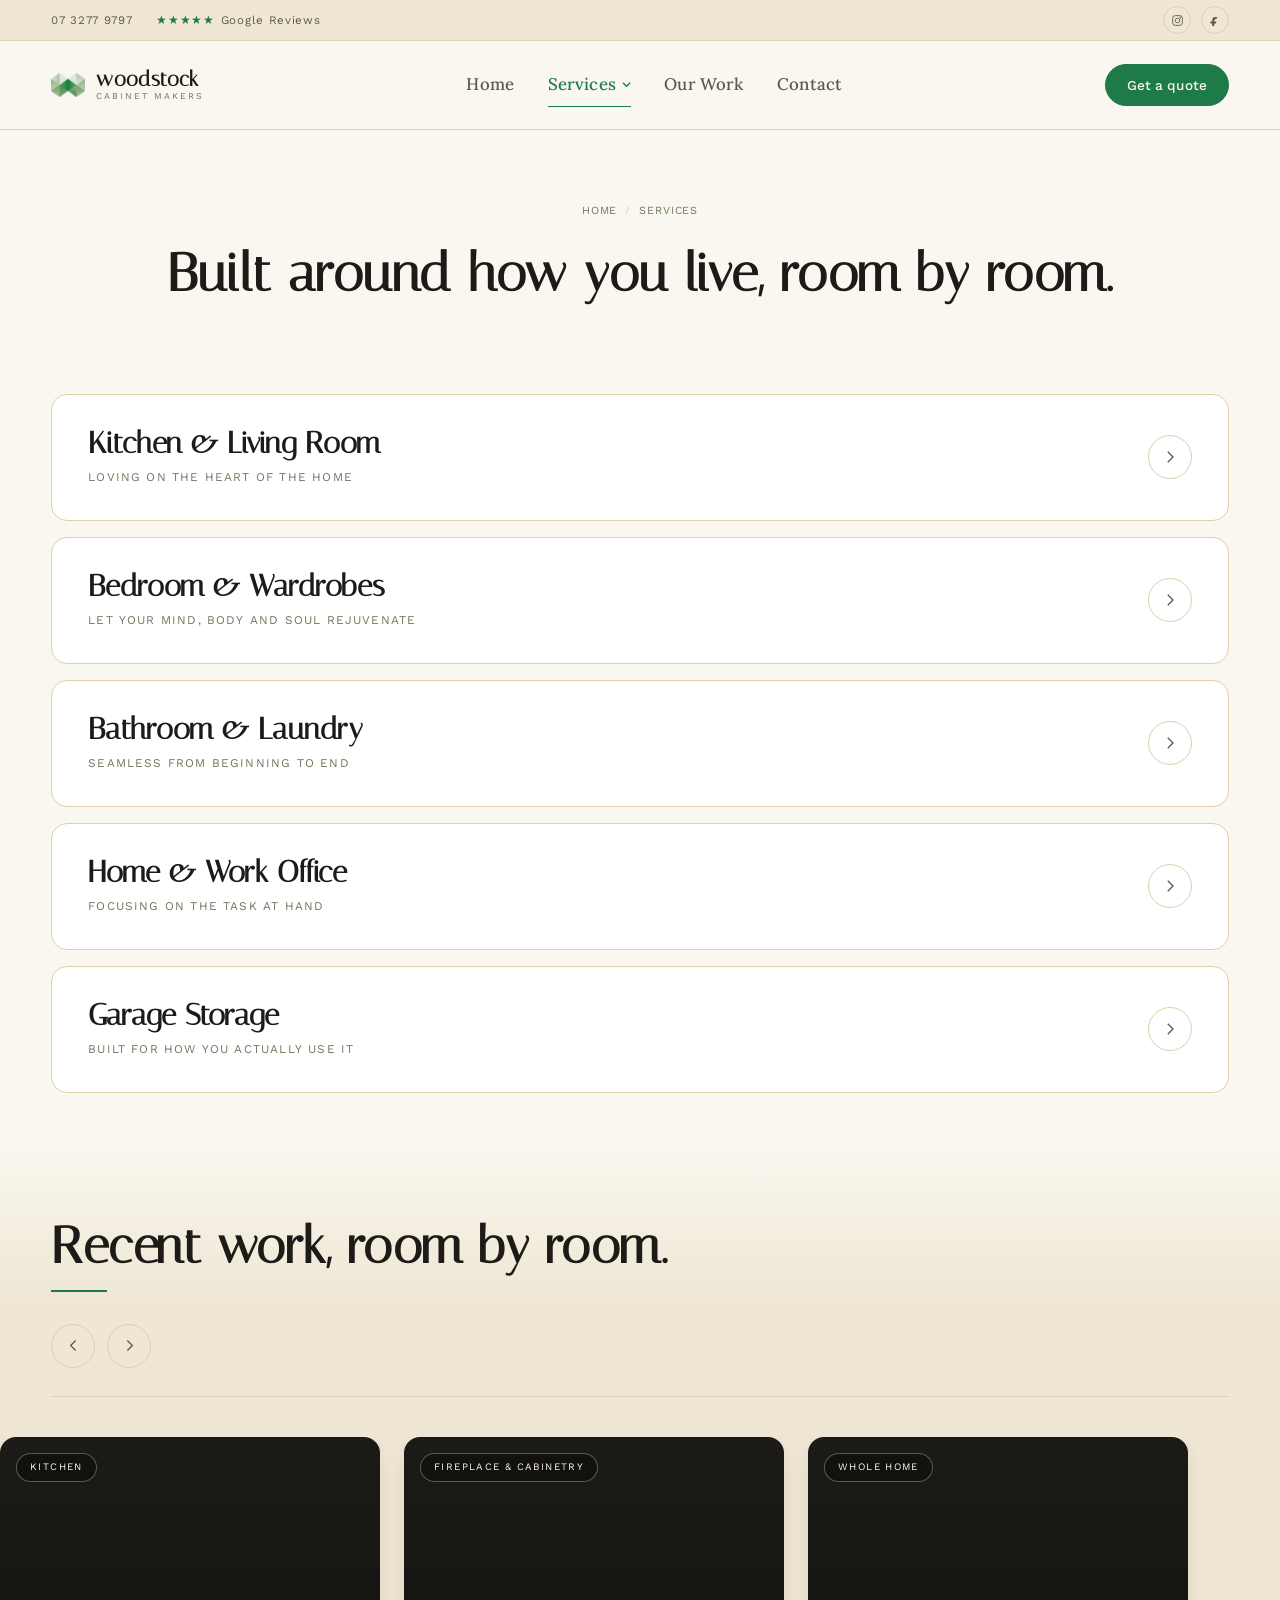
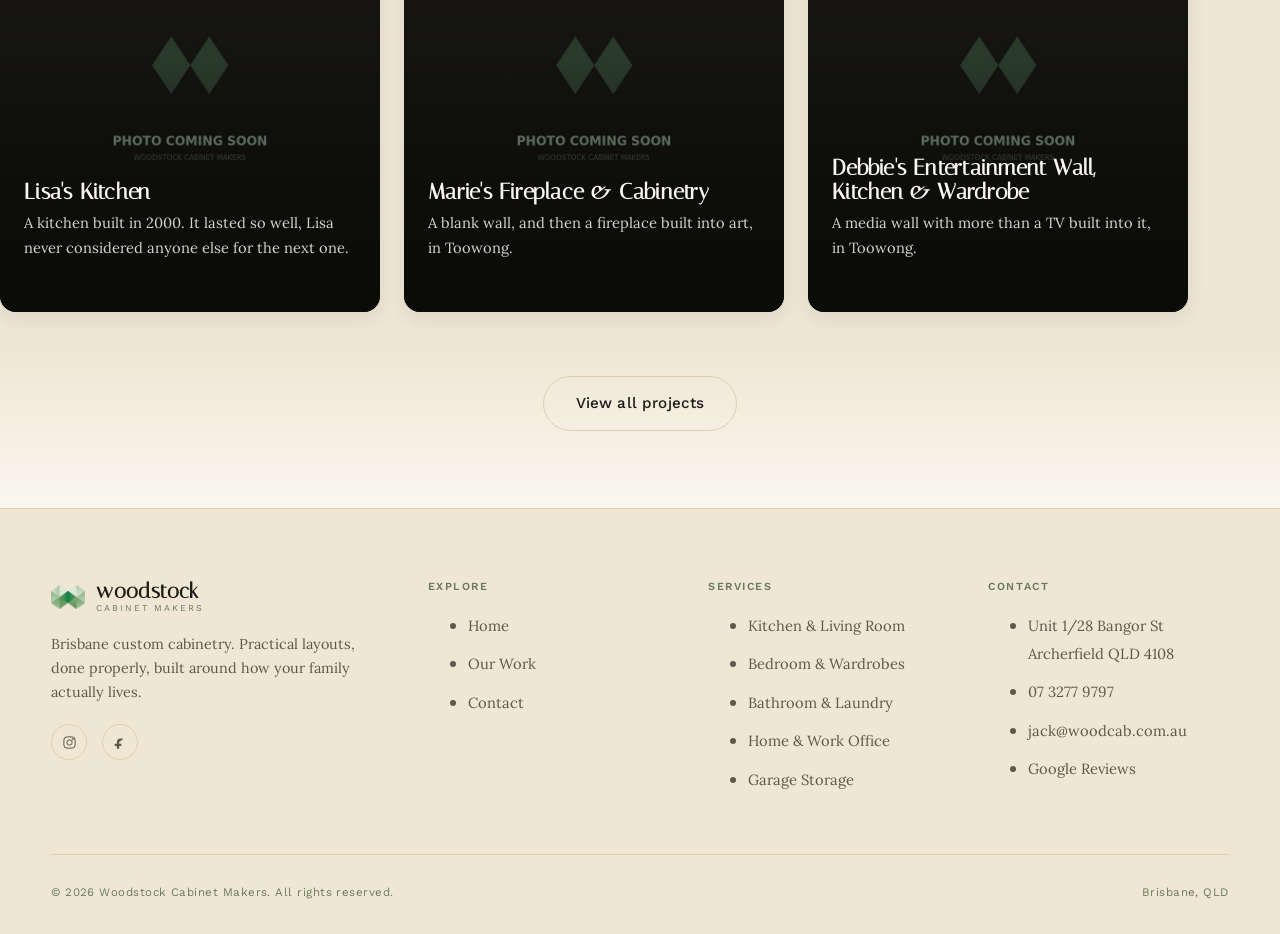
<file: services/index.html>
<!DOCTYPE html>
<html lang="en-AU">
<head>
<meta charset="UTF-8">
<meta name="viewport" content="width=device-width, initial-scale=1">
<title>Services | Woodstock Cabinet Makers</title>
<meta name="description" content="Custom cabinetry services from Woodstock Cabinet Makers: kitchen & living room, bedroom & wardrobes, bathroom & laundry, home & work office, and garage storage, built by Jack Vorgias and the Woodstock team in Brisbane.">
<link rel="canonical" href="https://woodstockcabinetmakers.com.au/services/index.html">
<link rel="icon" type="image/png" href="../assets/img/favicon-32.png">
<link rel="apple-touch-icon" href="../assets/img/apple-touch-icon.png">
<link rel="preconnect" href="https://fonts.googleapis.com">
<link rel="preconnect" href="https://fonts.gstatic.com" crossorigin>
<link href="https://fonts.googleapis.com/css2?family=Italiana&family=Lora:ital,wght@0,400..700;1,400..700&family=Work+Sans:wght@400;500;600;700&display=swap" rel="stylesheet">
<link rel="stylesheet" href="../assets/css/style.css?v=20261118">
</head>
<body>
<a class="skip-link" href="#main">Skip to content</a>

<div class="topbar">
  <div class="wrap">
    <div class="topbar__left">
      <a href="tel:0732779797">07 3277 9797</a>
      <a class="rating-strip" href="https://www.google.com/maps/place/Woodstock+Cabinet+Makers/@-27.5634743,153.0142941,17z/data=!4m8!3m7!1s0x6b9145591df55ee5:0x283b90e0700622cd!8m2!3d-27.5634743!4d153.016869!9m1!1b1!16s%2Fg%2F1tf2xzjl" target="_blank" rel="noopener"><span class="stars">★★★★★</span><span class="rating-label">Google Reviews</span></a>
    </div>
    <div class="topbar__socials">
      <a href="https://www.instagram.com/woodstockcabinetmakers" target="_blank" rel="noopener" aria-label="Instagram"><svg viewBox="0 0 24 24" fill="none" stroke="currentColor" stroke-width="1.6" aria-hidden="true"><rect x="3" y="3" width="18" height="18" rx="5"/><circle cx="12" cy="12" r="4.2"/><circle cx="17.3" cy="6.7" r="1"/></svg></a>
      <a href="https://www.facebook.com/woodstockcabinetmakers" target="_blank" rel="noopener" aria-label="Facebook"><svg viewBox="0 0 24 24" fill="currentColor" aria-hidden="true"><path d="M14.5 8.5h2.3V5.7c-.4-.05-1.77-.17-3.37-.17-3.34 0-5.63 2.1-5.63 5.96v2.51H4.4V17.4h3.4V22h3.68v-4.6h3.26l.52-3.4h-3.78v-2.04c0-.98.27-1.46 1.72-1.46z"/></svg></a>
    </div>
  </div>
</div>

<header class="site-nav">
  <nav class="wrap" aria-label="Primary">
    <a class="logo" href="../index.html"><img class="logo__mark" src="../assets/img/logo-icon.png" alt="" width="34" height="24"><span class="logo__word"><strong>woodstock</strong><span>Cabinet Makers</span></span></a>
    <ul class="site-nav__links">
      <li><a class="nav-link" href="../index.html">Home</a></li>
      <li class="has-dropdown is-open">
        <a class="nav-link" href="index.html" aria-current="page">Services <svg class="nav-caret" viewBox="0 0 10 6" fill="none" stroke="currentColor" stroke-width="1.4" aria-hidden="true"><path d="M1 1l4 4 4-4"/></svg></a>
        <div class="dropdown">
          <a href="kitchen-and-living-room.html">Kitchen &amp; Living Room<small>Loving on the Heart of the Home</small></a>
          <a href="bedroom-and-wardrobes.html">Bedroom &amp; Wardrobes<small>Let your Mind, Body and Soul Rejuvenate</small></a>
          <a href="bathroom-and-laundry.html">Bathroom &amp; Laundry<small>Seamless from Beginning to End</small></a>
          <a href="home-and-work-office.html">Home &amp; Work Office<small>Focusing on the Task at Hand</small></a>
          <a href="garage-storage.html">Garage Storage<small>Built for how you actually use it</small></a>
        </div>
      </li>
      <li><a class="nav-link" href="../projects/index.html">Our Work</a></li>
      <li><a class="nav-link" href="../index.html#contact">Contact</a></li>
    </ul>
    <div class="site-nav__cta">
      <a class="btn btn--solid btn--sm" href="../index.html#contact">Get a quote</a>
      <button class="nav-toggle" aria-label="Toggle menu" aria-expanded="false"><span></span><span></span><span></span></button>
    </div>
  </nav>
</header>

<main id="main">
  <div class="page-header page-header--center wrap">
    <p class="breadcrumbs"><a href="../index.html">Home</a><span>/</span>Services</p>
    <h1>Built around how you live, room by room.</h1>
  </div>

  <div class="section section--tight">
    <div class="wrap">
      <div class="service-list">
        <a class="service-list__item" href="kitchen-and-living-room.html">
          <span class="service-list__text"><strong>Kitchen &amp; Living Room</strong><span>Loving on the Heart of the Home</span></span>
          <span class="service-list__arrow" aria-hidden="true"><svg viewBox="0 0 24 24" fill="none" stroke="currentColor" stroke-width="1.8"><path d="M9 5l7 7-7 7"/></svg></span>
        </a>
        <a class="service-list__item" href="bedroom-and-wardrobes.html">
          <span class="service-list__text"><strong>Bedroom &amp; Wardrobes</strong><span>Let your Mind, Body and Soul Rejuvenate</span></span>
          <span class="service-list__arrow" aria-hidden="true"><svg viewBox="0 0 24 24" fill="none" stroke="currentColor" stroke-width="1.8"><path d="M9 5l7 7-7 7"/></svg></span>
        </a>
        <a class="service-list__item" href="bathroom-and-laundry.html">
          <span class="service-list__text"><strong>Bathroom &amp; Laundry</strong><span>Seamless from Beginning to End</span></span>
          <span class="service-list__arrow" aria-hidden="true"><svg viewBox="0 0 24 24" fill="none" stroke="currentColor" stroke-width="1.8"><path d="M9 5l7 7-7 7"/></svg></span>
        </a>
        <a class="service-list__item" href="home-and-work-office.html">
          <span class="service-list__text"><strong>Home &amp; Work Office</strong><span>Focusing on the Task at Hand</span></span>
          <span class="service-list__arrow" aria-hidden="true"><svg viewBox="0 0 24 24" fill="none" stroke="currentColor" stroke-width="1.8"><path d="M9 5l7 7-7 7"/></svg></span>
        </a>
        <a class="service-list__item" href="garage-storage.html">
          <span class="service-list__text"><strong>Garage Storage</strong><span>Built for how you actually use it</span></span>
          <span class="service-list__arrow" aria-hidden="true"><svg viewBox="0 0 24 24" fill="none" stroke="currentColor" stroke-width="1.8"><path d="M9 5l7 7-7 7"/></svg></span>
        </a>
      </div>
    </div>
  </div>

  <section class="section projects-band" id="work">
    <div class="wrap" data-track>
      <div class="section-head">
        <div>
          <h2>Recent work, room by room.</h2>
        </div>
        <div class="track-nav">
          <button type="button" class="track-nav__btn" data-track-prev aria-label="Previous projects"><svg viewBox="0 0 24 24" fill="none" stroke="currentColor" stroke-width="1.8"><path d="M15 5l-7 7 7 7"/></svg></button>
          <button type="button" class="track-nav__btn" data-track-next aria-label="Next projects"><svg viewBox="0 0 24 24" fill="none" stroke="currentColor" stroke-width="1.8"><path d="M9 5l7 7-7 7"/></svg></button>
        </div>
      </div>
      <hr class="hairline" style="margin-top:1.75rem;margin-bottom:2.5rem;">
      <div class="project-track">
        <a class="project-card" href="../projects/lisas-kitchen.php">
          <div class="img-frame">
            <span class="project-card__tag">Kitchen</span>
            <img src="../assets/img/photos/lisas-kitchen-main.jpg" alt="Lisa's kitchen, built by Woodstock Cabinet Makers" width="1600" height="1000">
            <div class="project-card__overlay">
              <h3>Lisa's Kitchen</h3>
              <p>A kitchen built in 2000. It lasted so well, Lisa never considered anyone else for the next one.</p>
              <span class="project-card__link">View Project <svg viewBox="0 0 16 16" fill="none" stroke="currentColor" stroke-width="1.6" aria-hidden="true"><path d="M2 8h11M9 4l4 4-4 4"/></svg></span>
            </div>
          </div>
        </a>
        <a class="project-card" href="../projects/maries-fireplace-and-cabinetry.php">
          <div class="img-frame">
            <span class="project-card__tag">Fireplace &amp; Cabinetry</span>
            <img src="../assets/img/photos/maries-fireplace-main.jpg" alt="Marie's fireplace and cabinetry, Toowong" width="1600" height="1000">
            <div class="project-card__overlay">
              <h3>Marie's Fireplace &amp; Cabinetry</h3>
              <p>A blank wall, and then a fireplace built into art, in Toowong.</p>
              <span class="project-card__link">View Project <svg viewBox="0 0 16 16" fill="none" stroke="currentColor" stroke-width="1.6" aria-hidden="true"><path d="M2 8h11M9 4l4 4-4 4"/></svg></span>
            </div>
          </div>
        </a>
        <a class="project-card" href="../projects/debbies-entertainment-kitchen-wardrobe.php">
          <div class="img-frame">
            <span class="project-card__tag">Whole Home</span>
            <img src="../assets/img/photos/debbies-project-main.jpg" alt="Debbie's entertainment wall unit, kitchen and wardrobe, Toowong" width="1600" height="1000">
            <div class="project-card__overlay">
              <h3>Debbie's Entertainment Wall, Kitchen &amp; Wardrobe</h3>
              <p>A media wall with more than a TV built into it, in Toowong.</p>
              <span class="project-card__link">View Project <svg viewBox="0 0 16 16" fill="none" stroke="currentColor" stroke-width="1.6" aria-hidden="true"><path d="M2 8h11M9 4l4 4-4 4"/></svg></span>
            </div>
          </div>
        </a>
        <a class="project-card" href="../projects/jennifers-queenslander-renovation.php">
          <div class="img-frame">
            <span class="project-card__tag">Full Renovation</span>
            <img src="../assets/img/photos/jennifers-reno-main.jpg" alt="Jennifer's Queenslander renovation" width="1600" height="1000">
            <div class="project-card__overlay">
              <h3>Jennifer's Queenslander Renovation</h3>
              <p>A full renovation of a character Queenslander: new kitchen, laundry, walk-in wardrobe and built-in wardrobes throughout.</p>
              <span class="project-card__link">View Project <svg viewBox="0 0 16 16" fill="none" stroke="currentColor" stroke-width="1.6" aria-hidden="true"><path d="M2 8h11M9 4l4 4-4 4"/></svg></span>
            </div>
          </div>
        </a>
        <a class="project-card" href="../projects/gayle-and-lances-kitchen.php">
          <div class="img-frame">
            <span class="project-card__tag">Kitchen</span>
            <img src="../assets/img/photos/gayle-and-lances-kitchen-main.jpg" alt="Gayle and Lance's kitchen, built by Woodstock Cabinet Makers" width="1600" height="1000">
            <div class="project-card__overlay">
              <h3>Gayle &amp; Lance's Kitchen</h3>
              <p>Years after their first kitchen, Gayle and Lance called Jack again for this one.</p>
              <span class="project-card__link">View Project <svg viewBox="0 0 16 16" fill="none" stroke="currentColor" stroke-width="1.6" aria-hidden="true"><path d="M2 8h11M9 4l4 4-4 4"/></svg></span>
            </div>
          </div>
        </a>
      </div>
      <div class="projects-band__footer">
        <a class="btn btn--ghost" href="../projects/index.html">View all projects</a>
      </div>
    </div>
  </section>
</main>

<footer class="site-footer">
  <div class="wrap">
    <div class="footer-grid">
      <div class="footer-col footer-brand">
        <a class="logo" href="../index.html"><img class="logo__mark" src="../assets/img/logo-icon.png" alt="" width="34" height="24"><span class="logo__word"><strong>woodstock</strong><span>Cabinet Makers</span></span></a>
        <p>Brisbane custom cabinetry. Practical layouts, done properly, built around how your family actually lives.</p>
        <div class="footer-socials">
          <a href="https://www.instagram.com/woodstockcabinetmakers" target="_blank" rel="noopener" aria-label="Instagram"><svg viewBox="0 0 24 24" fill="none" stroke="currentColor" stroke-width="1.6" aria-hidden="true"><rect x="3" y="3" width="18" height="18" rx="5"/><circle cx="12" cy="12" r="4.2"/><circle cx="17.3" cy="6.7" r="1"/></svg></a>
          <a href="https://www.facebook.com/woodstockcabinetmakers" target="_blank" rel="noopener" aria-label="Facebook"><svg viewBox="0 0 24 24" fill="currentColor" aria-hidden="true"><path d="M14.5 8.5h2.3V5.7c-.4-.05-1.77-.17-3.37-.17-3.34 0-5.63 2.1-5.63 5.96v2.51H4.4V17.4h3.4V22h3.68v-4.6h3.26l.52-3.4h-3.78v-2.04c0-.98.27-1.46 1.72-1.46z"/></svg></a>
        </div>
      </div>
      <div class="footer-col"><h4>Explore</h4><ul><li><a href="../index.html">Home</a></li><li><a href="../projects/index.html">Our Work</a></li><li><a href="../index.html#contact">Contact</a></li></ul></div>
      <div class="footer-col"><h4>Services</h4><ul>
        <li><a href="kitchen-and-living-room.html">Kitchen &amp; Living Room</a></li>
        <li><a href="bedroom-and-wardrobes.html">Bedroom &amp; Wardrobes</a></li>
        <li><a href="bathroom-and-laundry.html">Bathroom &amp; Laundry</a></li>
        <li><a href="home-and-work-office.html">Home &amp; Work Office</a></li>
        <li><a href="garage-storage.html">Garage Storage</a></li>
      </ul></div>
      <div class="footer-col"><h4>Contact</h4><ul>
        <li><a href="https://www.google.com/maps/place/Woodstock+Cabinet+Makers/@-27.5634743,153.0142941,17z/data=!4m8!3m7!1s0x6b9145591df55ee5:0x283b90e0700622cd!8m2!3d-27.5634743!4d153.016869!9m1!1b1!16s%2Fg%2F1tf2xzjl" target="_blank" rel="noopener">Unit 1/28 Bangor St<br>Archerfield QLD 4108</a></li>
        <li><a href="tel:0732779797">07 3277 9797</a></li>
        <li><a href="mailto:jack@woodcab.com.au">jack@woodcab.com.au</a></li>
        <li><a href="https://www.google.com/maps/place/Woodstock+Cabinet+Makers/@-27.5634743,153.0142941,17z/data=!4m8!3m7!1s0x6b9145591df55ee5:0x283b90e0700622cd!8m2!3d-27.5634743!4d153.016869!9m1!1b1!16s%2Fg%2F1tf2xzjl" target="_blank" rel="noopener">Google Reviews</a></li>
      </ul></div>
    </div>
    <div class="footer-bottom"><span>&copy; <span id="year">2026</span> Woodstock Cabinet Makers. All rights reserved.</span><span>Brisbane, QLD</span></div>
  </div>
</footer>

<script src="../assets/js/main.js?v=20261118"></script>
<script>document.getElementById('year').textContent = new Date().getFullYear();</script>
</body>
</html>
</file>
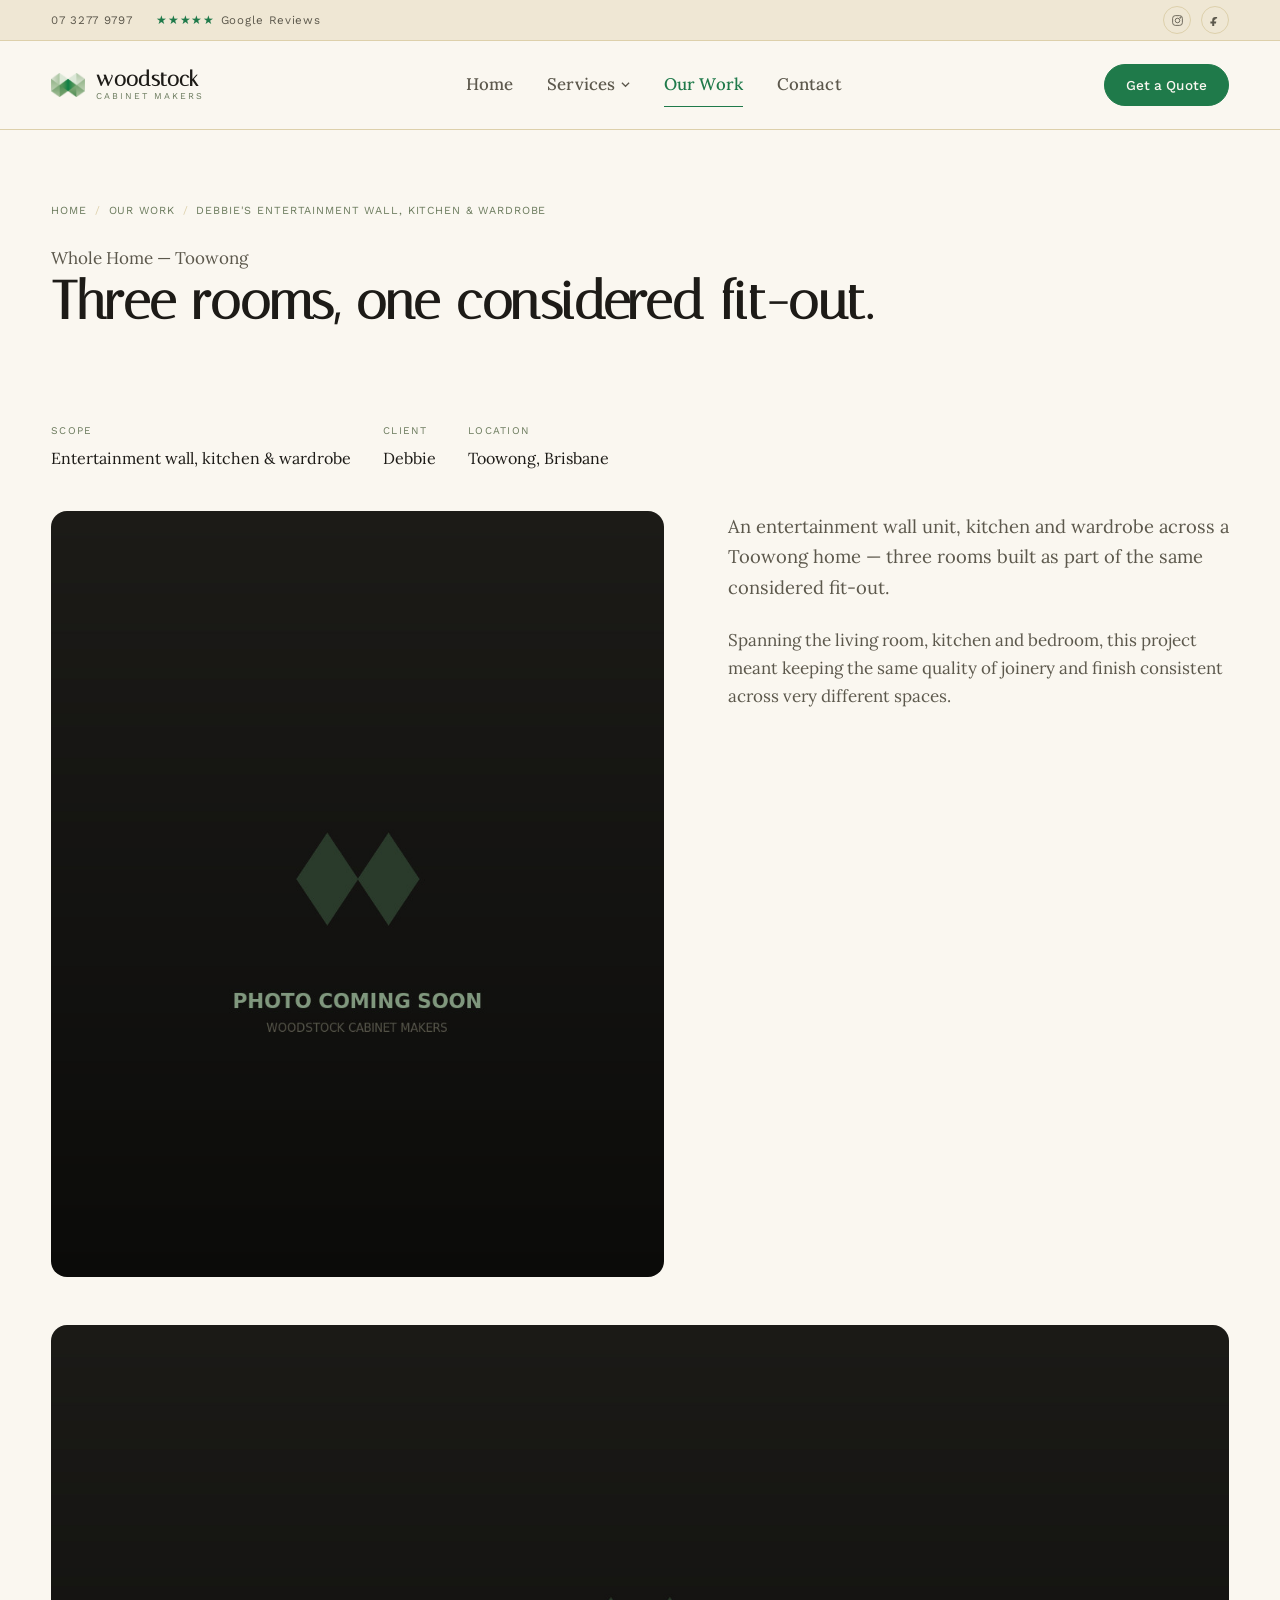
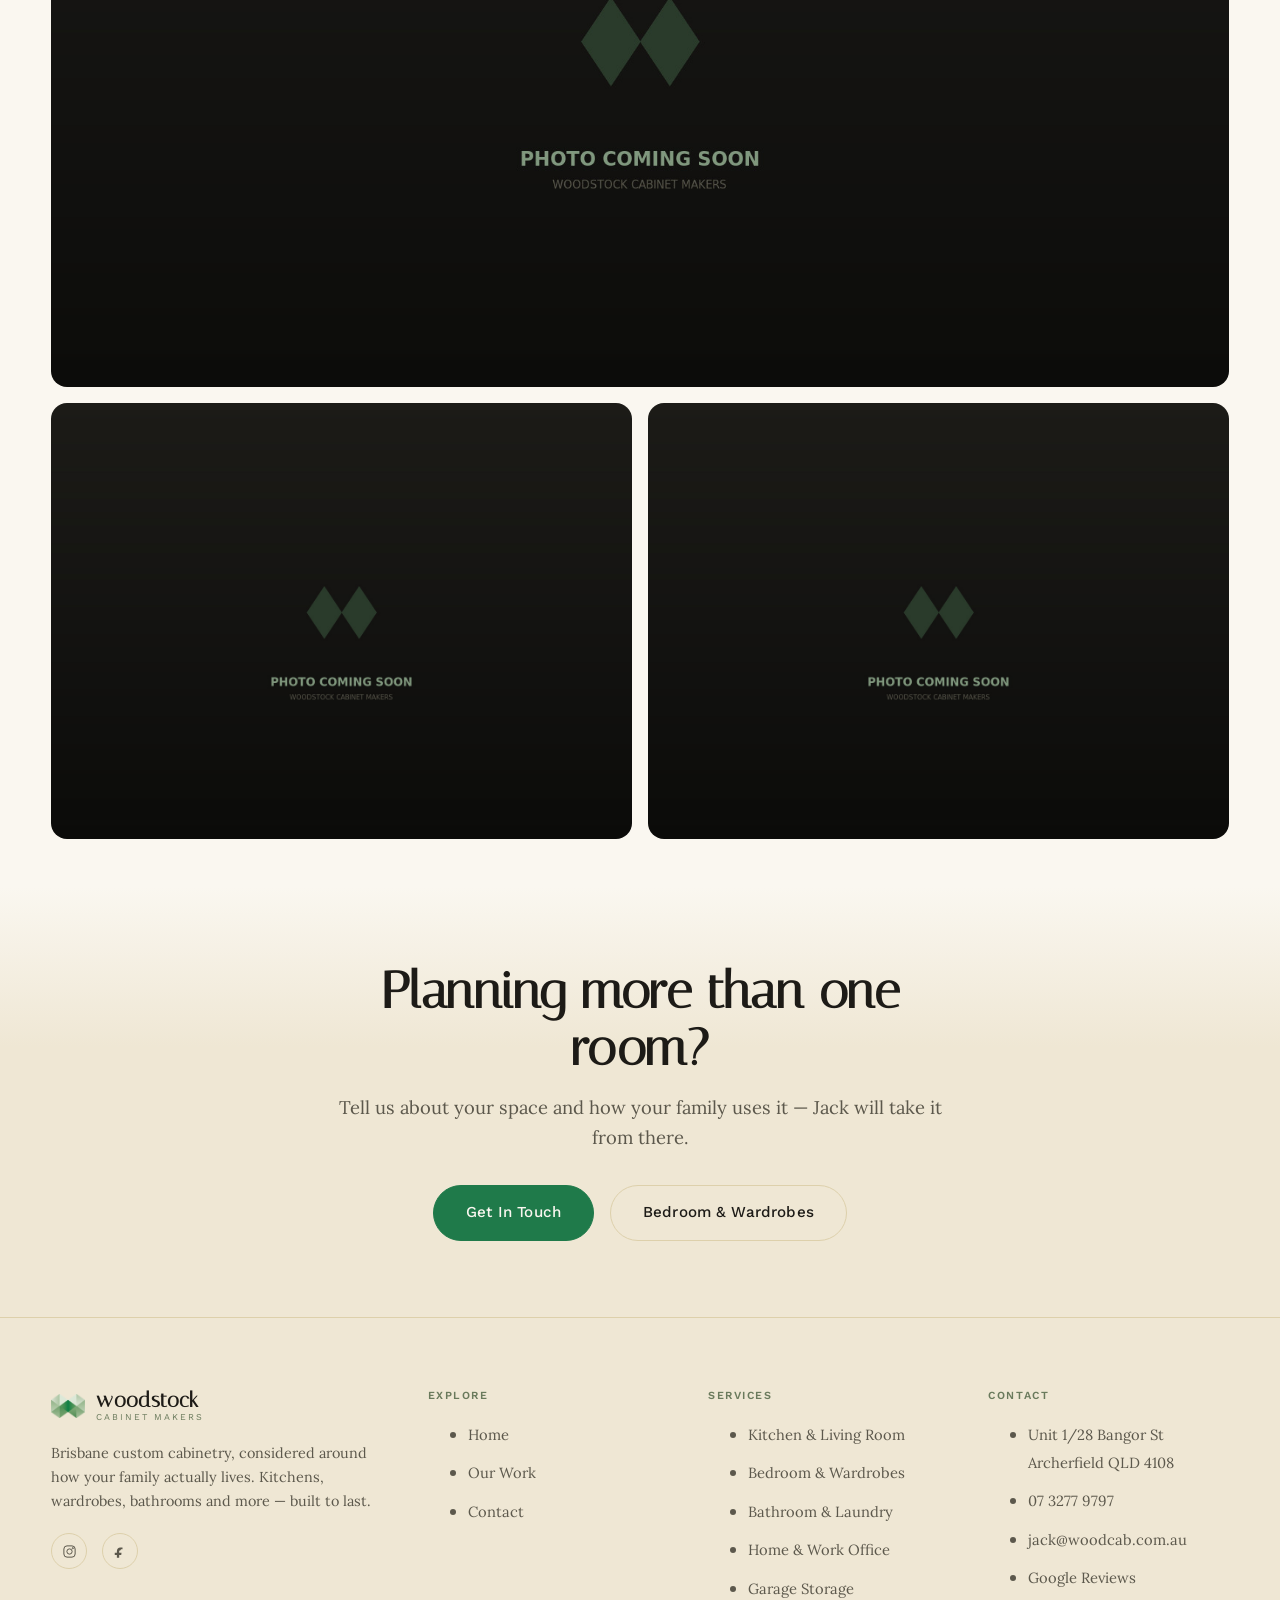
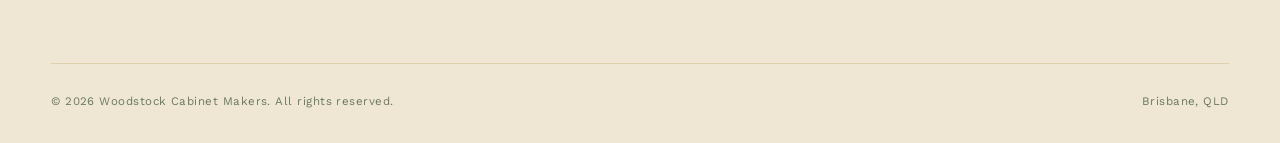
<file: projects/debbies-entertainment-kitchen-wardrobe.html>
<!DOCTYPE html>
<html lang="en-AU">
<head>
<meta charset="UTF-8">
<meta name="viewport" content="width=device-width, initial-scale=1">
<title>Debbie's Entertainment Wall, Kitchen &amp; Wardrobe | Woodstock Cabinet Makers</title>
<meta name="description" content="An entertainment wall unit, kitchen and wardrobe across a Toowong home — a Woodstock Cabinet Makers project.">
<link rel="canonical" href="https://woodstockcabinetmakers.com.au/projects/debbies-entertainment-kitchen-wardrobe.html">
<link rel="icon" type="image/png" href="../assets/img/favicon-32.png">
<link rel="apple-touch-icon" href="../assets/img/apple-touch-icon.png">
<link rel="preconnect" href="https://fonts.googleapis.com">
<link rel="preconnect" href="https://fonts.gstatic.com" crossorigin>
<link href="https://fonts.googleapis.com/css2?family=Italiana&family=Lora:ital,wght@0,400..700;1,400..700&family=Work+Sans:wght@400;500;600;700&display=swap" rel="stylesheet">
<link rel="stylesheet" href="../assets/css/style.css">
</head>
<body>
<a class="skip-link" href="#main">Skip to content</a>

<div class="topbar">
  <div class="wrap">
    <div class="topbar__left">
      <a href="tel:0732779797">07 3277 9797</a>
      <a class="rating-strip" href="https://www.google.com/maps/place/Woodstock+Cabinet+Makers/@-27.5634743,153.0142941,17z/data=!4m8!3m7!1s0x6b9145591df55ee5:0x283b90e0700622cd!8m2!3d-27.5634743!4d153.016869!9m1!1b1!16s%2Fg%2F1tf2xzjl" target="_blank" rel="noopener"><span class="stars">★★★★★</span><span class="rating-label">Google Reviews</span></a>
    </div>
    <div class="topbar__socials">
      <a href="https://www.instagram.com/woodstockcabinetmakers" target="_blank" rel="noopener" aria-label="Instagram"><svg viewBox="0 0 24 24" fill="none" stroke="currentColor" stroke-width="1.6" aria-hidden="true"><rect x="3" y="3" width="18" height="18" rx="5"/><circle cx="12" cy="12" r="4.2"/><circle cx="17.3" cy="6.7" r="1"/></svg></a>
      <a href="https://www.facebook.com/profile.php?id=woodstockcabinetmakersbrisbane" target="_blank" rel="noopener" aria-label="Facebook"><svg viewBox="0 0 24 24" fill="currentColor" aria-hidden="true"><path d="M14.5 8.5h2.3V5.7c-.4-.05-1.77-.17-3.37-.17-3.34 0-5.63 2.1-5.63 5.96v2.51H4.4V17.4h3.4V22h3.68v-4.6h3.26l.52-3.4h-3.78v-2.04c0-.98.27-1.46 1.72-1.46z"/></svg></a>
    </div>
  </div>
</div>

<header class="site-nav">
  <nav class="wrap" aria-label="Primary">
    <a class="logo" href="../index.html"><img class="logo__mark" src="../assets/img/logo-icon.png" alt="" width="34" height="24"><span class="logo__word"><strong>woodstock</strong><span>Cabinet Makers</span></span></a>
    <ul class="site-nav__links">
      <li><a class="nav-link" href="../index.html">Home</a></li>
      <li class="has-dropdown">
        <a class="nav-link" href="../services/kitchen-and-living-room.html">Services <svg class="nav-caret" viewBox="0 0 10 6" fill="none" stroke="currentColor" stroke-width="1.4" aria-hidden="true"><path d="M1 1l4 4 4-4"/></svg></a>
        <div class="dropdown">
          <a href="../services/kitchen-and-living-room.html">Kitchen &amp; Living Room<small>Loving on the Heart of the Home</small></a>
          <a href="../services/bedroom-and-wardrobes.html">Bedroom &amp; Wardrobes<small>Let your Mind, Body and Soul Rejuvenate</small></a>
          <a href="../services/bathroom-and-laundry.html">Bathroom &amp; Laundry<small>Seamless from Beginning to End</small></a>
          <a href="../services/home-and-work-office.html">Home &amp; Work Office<small>Focusing on the Task at Hand</small></a>
          <a href="../services/garage-storage.html">Garage Storage<small>Built for how you actually use it</small></a>
        </div>
      </li>
      <li><a class="nav-link" href="index.html" aria-current="page">Our Work</a></li>
      <li><a class="nav-link" href="../index.html#contact">Contact</a></li>
    </ul>
    <div class="site-nav__cta">
      <a class="btn btn--solid btn--sm" href="../index.html#contact">Get a Quote</a>
      <button class="nav-toggle" aria-label="Toggle menu" aria-expanded="false"><span></span><span></span><span></span></button>
    </div>
  </nav>
</header>

<main id="main">
  <div class="page-header wrap">
    <p class="breadcrumbs"><a href="../index.html">Home</a><span>/</span><a href="index.html">Our Work</a><span>/</span>Debbie's Entertainment Wall, Kitchen &amp; Wardrobe</p>
    <p class="eyebrow">Whole Home — Toowong</p>
    <h1>Three rooms, one considered fit-out.</h1>
  </div>

  <div class="section section--tight">
    <div class="wrap">
      <dl class="project-meta">
        <div><dt>Scope</dt><dd>Entertainment wall, kitchen &amp; wardrobe</dd></div>
        <div><dt>Client</dt><dd>Debbie</dd></div>
        <div><dt>Location</dt><dd>Toowong, Brisbane</dd></div>
      </dl>
      <div class="two-col">
        <div class="img-frame"><img src="../assets/img/photos/debbies-project-main.jpg" alt="Debbie's entertainment wall unit, Toowong — photography pending" width="1600" height="1000"></div>
        <div>
          <p class="lede">An entertainment wall unit, kitchen and wardrobe across a Toowong home — three rooms built as part of the same considered fit-out.</p>
          <p style="margin-top:1.5rem;">Spanning the living room, kitchen and bedroom, this project meant keeping the same quality of joinery and finish consistent across very different spaces.</p>
        </div>
      </div>
      <div class="project-gallery">
        <div class="img-frame"><img src="../assets/img/photos/debbies-project-wide.jpg" alt="Debbie's entertainment wall unit, wide view — photography pending" width="1600" height="900"></div>
        <div class="img-frame"><img src="../assets/img/photos/debbies-kitchen-detail.jpg" alt="Debbie's kitchen, detail — photography pending" width="1200" height="900"></div>
        <div class="img-frame"><img src="../assets/img/photos/debbies-wardrobe-detail.jpg" alt="Debbie's wardrobe, detail — photography pending" width="1200" height="900"></div>
      </div>
    </div>
  </div>

  <section class="section cta-band">
    <div class="wrap">
      <h2>Planning more than one room?</h2>
      <p class="lede">Tell us about your space and how your family uses it — Jack will take it from there.</p>
      <div class="cta-band__actions">
        <a class="btn btn--solid" href="../index.html#contact">Get In Touch</a>
        <a class="btn btn--ghost" href="../services/bedroom-and-wardrobes.html">Bedroom &amp; Wardrobes</a>
      </div>
    </div>
  </section>
</main>

<footer class="site-footer">
  <div class="wrap">
    <div class="footer-grid">
      <div class="footer-col footer-brand">
        <a class="logo" href="../index.html"><img class="logo__mark" src="../assets/img/logo-icon.png" alt="" width="34" height="24"><span class="logo__word"><strong>woodstock</strong><span>Cabinet Makers</span></span></a>
        <p>Brisbane custom cabinetry, considered around how your family actually lives. Kitchens, wardrobes, bathrooms and more — built to last.</p>
        <div class="footer-socials">
          <a href="https://www.instagram.com/woodstockcabinetmakers" target="_blank" rel="noopener" aria-label="Instagram"><svg viewBox="0 0 24 24" fill="none" stroke="currentColor" stroke-width="1.6" aria-hidden="true"><rect x="3" y="3" width="18" height="18" rx="5"/><circle cx="12" cy="12" r="4.2"/><circle cx="17.3" cy="6.7" r="1"/></svg></a>
          <a href="https://www.facebook.com/profile.php?id=woodstockcabinetmakersbrisbane" target="_blank" rel="noopener" aria-label="Facebook"><svg viewBox="0 0 24 24" fill="currentColor" aria-hidden="true"><path d="M14.5 8.5h2.3V5.7c-.4-.05-1.77-.17-3.37-.17-3.34 0-5.63 2.1-5.63 5.96v2.51H4.4V17.4h3.4V22h3.68v-4.6h3.26l.52-3.4h-3.78v-2.04c0-.98.27-1.46 1.72-1.46z"/></svg></a>
        </div>
      </div>
      <div class="footer-col"><h4>Explore</h4><ul><li><a href="../index.html">Home</a></li><li><a href="index.html">Our Work</a></li><li><a href="../index.html#contact">Contact</a></li></ul></div>
      <div class="footer-col"><h4>Services</h4><ul>
        <li><a href="../services/kitchen-and-living-room.html">Kitchen &amp; Living Room</a></li>
        <li><a href="../services/bedroom-and-wardrobes.html">Bedroom &amp; Wardrobes</a></li>
        <li><a href="../services/bathroom-and-laundry.html">Bathroom &amp; Laundry</a></li>
        <li><a href="../services/home-and-work-office.html">Home &amp; Work Office</a></li>
        <li><a href="../services/garage-storage.html">Garage Storage</a></li>
      </ul></div>
      <div class="footer-col"><h4>Contact</h4><ul>
        <li><a href="https://www.google.com/maps/place/Woodstock+Cabinet+Makers/@-27.5634743,153.0142941,17z/data=!4m8!3m7!1s0x6b9145591df55ee5:0x283b90e0700622cd!8m2!3d-27.5634743!4d153.016869!9m1!1b1!16s%2Fg%2F1tf2xzjl" target="_blank" rel="noopener">Unit 1/28 Bangor St<br>Archerfield QLD 4108</a></li>
        <li><a href="tel:0732779797">07 3277 9797</a></li>
        <li><a href="mailto:jack@woodcab.com.au">jack@woodcab.com.au</a></li>
        <li><a href="https://www.google.com/maps/place/Woodstock+Cabinet+Makers/@-27.5634743,153.0142941,17z/data=!4m8!3m7!1s0x6b9145591df55ee5:0x283b90e0700622cd!8m2!3d-27.5634743!4d153.016869!9m1!1b1!16s%2Fg%2F1tf2xzjl" target="_blank" rel="noopener">Google Reviews</a></li>
      </ul></div>
    </div>
    <div class="footer-bottom"><span>&copy; <span id="year">2026</span> Woodstock Cabinet Makers. All rights reserved.</span><span>Brisbane, QLD</span></div>
  </div>
</footer>

<script src="../assets/js/main.js"></script>
<script>document.getElementById('year').textContent = new Date().getFullYear();</script>
</body>
</html>
</file>
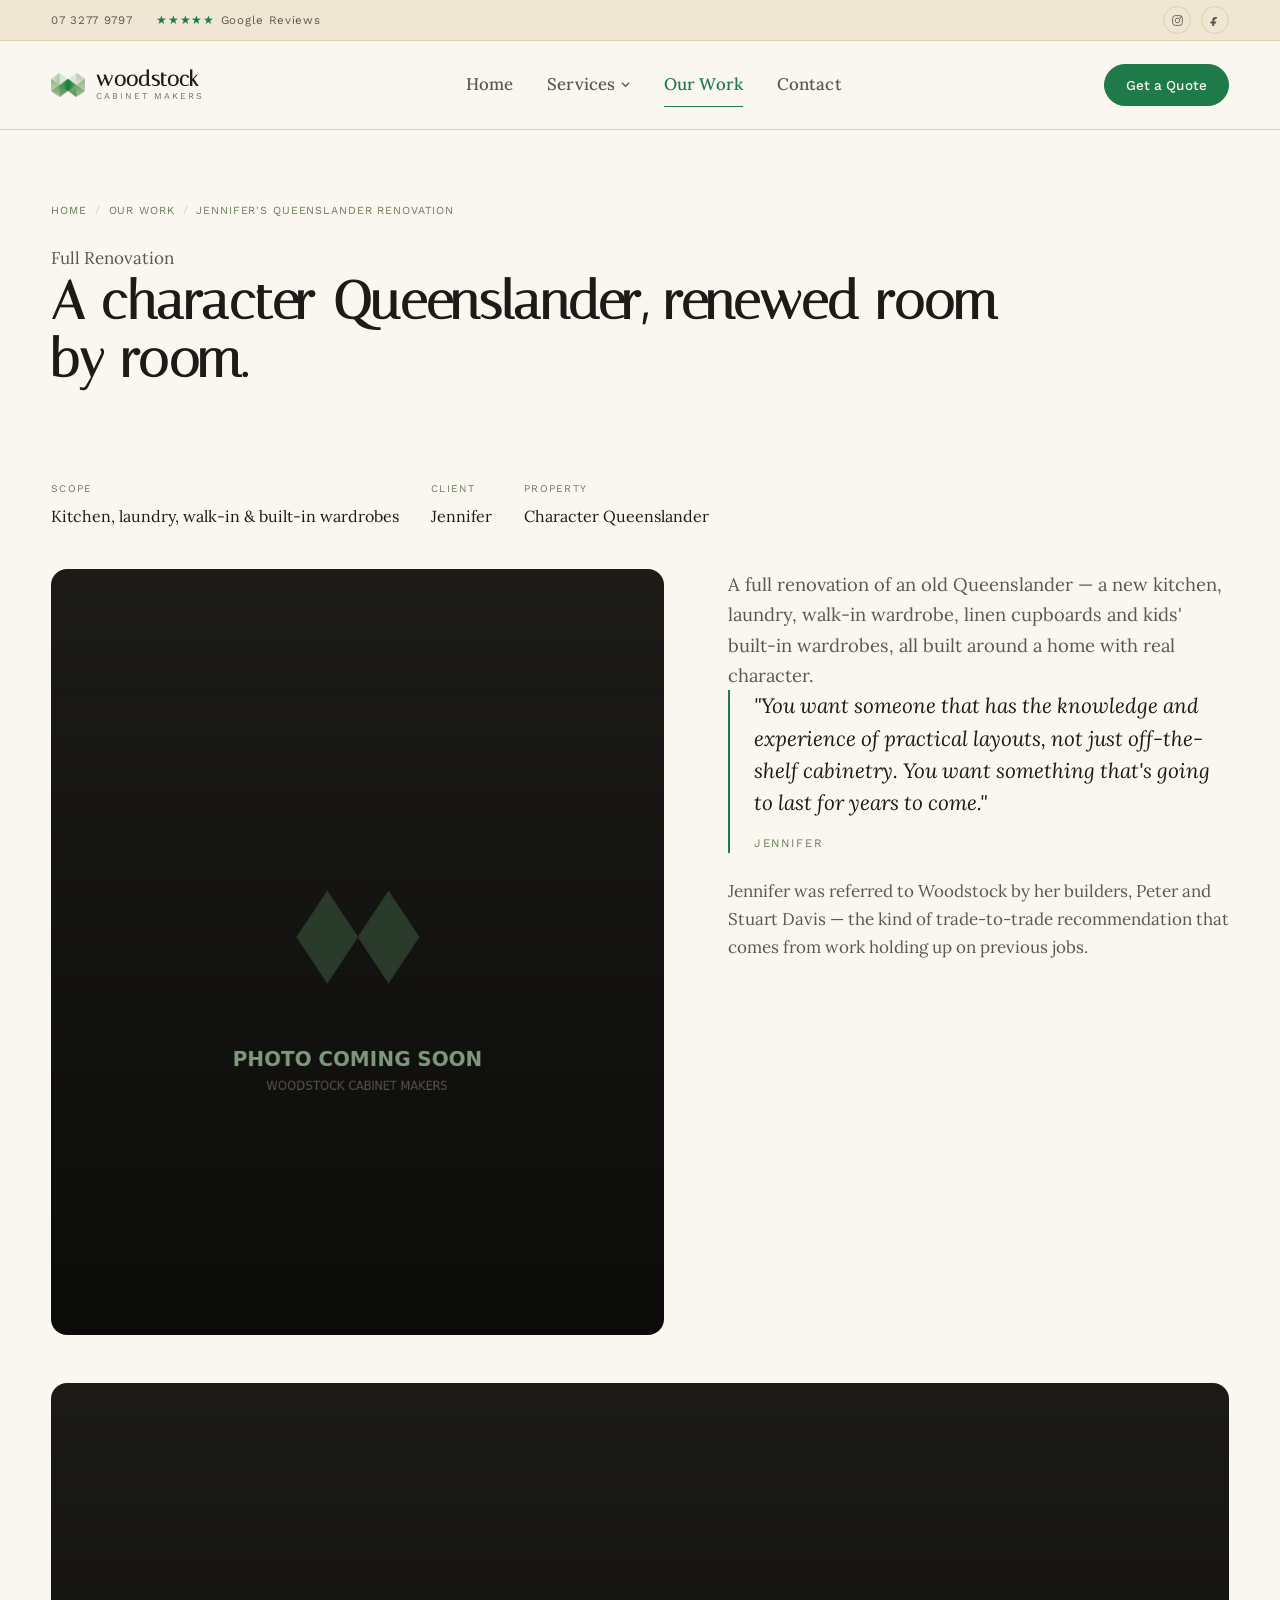
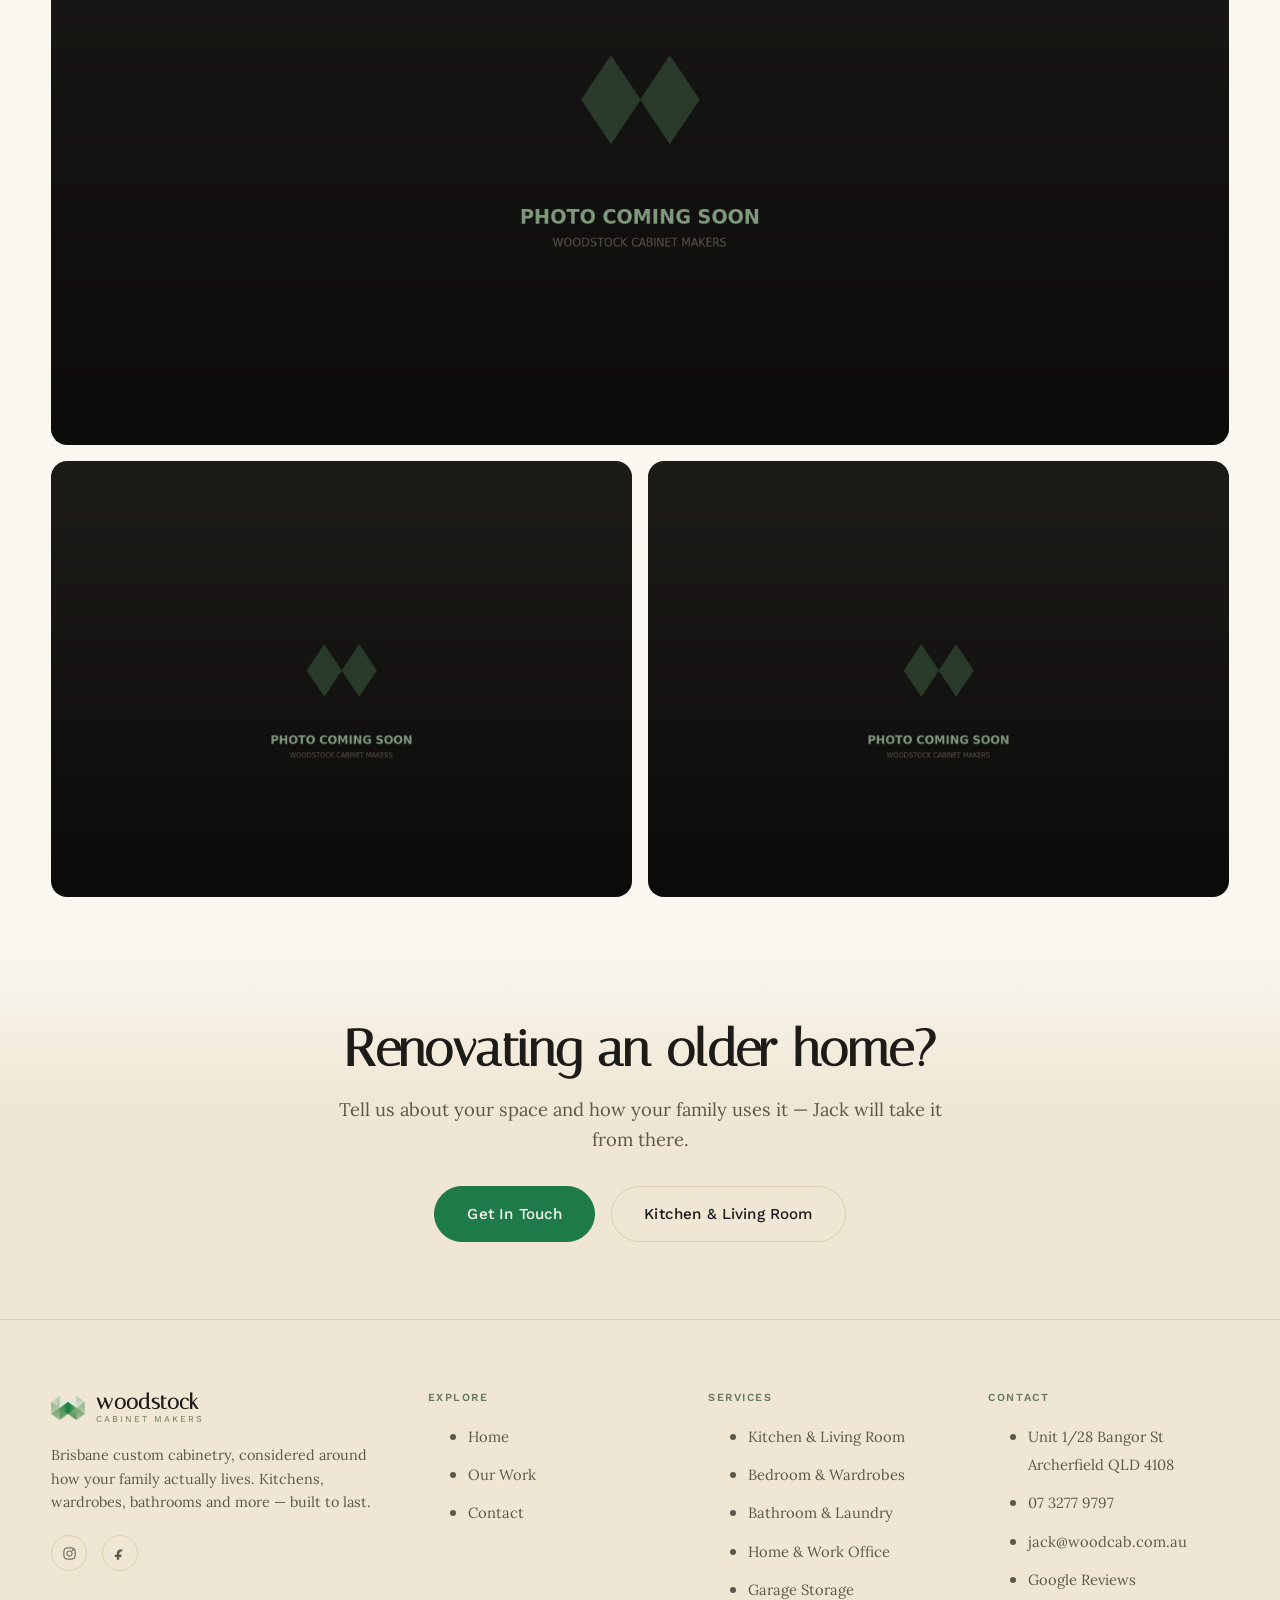
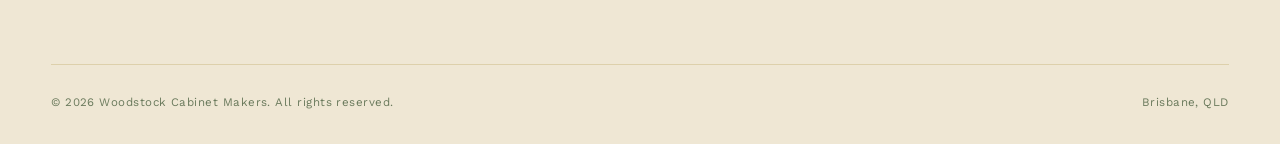
<file: projects/jennifers-queenslander-renovation.html>
<!DOCTYPE html>
<html lang="en-AU">
<head>
<meta charset="UTF-8">
<meta name="viewport" content="width=device-width, initial-scale=1">
<title>Jennifer's Queenslander Renovation | Woodstock Cabinet Makers</title>
<meta name="description" content="A full renovation of a character Queenslander — new kitchen, laundry, walk-in wardrobe and built-in wardrobes throughout. A Woodstock Cabinet Makers project.">
<link rel="canonical" href="https://woodstockcabinetmakers.com.au/projects/jennifers-queenslander-renovation.html">
<link rel="icon" type="image/png" href="../assets/img/favicon-32.png">
<link rel="apple-touch-icon" href="../assets/img/apple-touch-icon.png">
<link rel="preconnect" href="https://fonts.googleapis.com">
<link rel="preconnect" href="https://fonts.gstatic.com" crossorigin>
<link href="https://fonts.googleapis.com/css2?family=Italiana&family=Lora:ital,wght@0,400..700;1,400..700&family=Work+Sans:wght@400;500;600;700&display=swap" rel="stylesheet">
<link rel="stylesheet" href="../assets/css/style.css">
</head>
<body>
<a class="skip-link" href="#main">Skip to content</a>

<div class="topbar">
  <div class="wrap">
    <div class="topbar__left">
      <a href="tel:0732779797">07 3277 9797</a>
      <a class="rating-strip" href="https://www.google.com/maps/place/Woodstock+Cabinet+Makers/@-27.5634743,153.0142941,17z/data=!4m8!3m7!1s0x6b9145591df55ee5:0x283b90e0700622cd!8m2!3d-27.5634743!4d153.016869!9m1!1b1!16s%2Fg%2F1tf2xzjl" target="_blank" rel="noopener"><span class="stars">★★★★★</span><span class="rating-label">Google Reviews</span></a>
    </div>
    <div class="topbar__socials">
      <a href="https://www.instagram.com/woodstockcabinetmakers" target="_blank" rel="noopener" aria-label="Instagram"><svg viewBox="0 0 24 24" fill="none" stroke="currentColor" stroke-width="1.6" aria-hidden="true"><rect x="3" y="3" width="18" height="18" rx="5"/><circle cx="12" cy="12" r="4.2"/><circle cx="17.3" cy="6.7" r="1"/></svg></a>
      <a href="https://www.facebook.com/profile.php?id=woodstockcabinetmakersbrisbane" target="_blank" rel="noopener" aria-label="Facebook"><svg viewBox="0 0 24 24" fill="currentColor" aria-hidden="true"><path d="M14.5 8.5h2.3V5.7c-.4-.05-1.77-.17-3.37-.17-3.34 0-5.63 2.1-5.63 5.96v2.51H4.4V17.4h3.4V22h3.68v-4.6h3.26l.52-3.4h-3.78v-2.04c0-.98.27-1.46 1.72-1.46z"/></svg></a>
    </div>
  </div>
</div>

<header class="site-nav">
  <nav class="wrap" aria-label="Primary">
    <a class="logo" href="../index.html"><img class="logo__mark" src="../assets/img/logo-icon.png" alt="" width="34" height="24"><span class="logo__word"><strong>woodstock</strong><span>Cabinet Makers</span></span></a>
    <ul class="site-nav__links">
      <li><a class="nav-link" href="../index.html">Home</a></li>
      <li class="has-dropdown">
        <a class="nav-link" href="../services/kitchen-and-living-room.html">Services <svg class="nav-caret" viewBox="0 0 10 6" fill="none" stroke="currentColor" stroke-width="1.4" aria-hidden="true"><path d="M1 1l4 4 4-4"/></svg></a>
        <div class="dropdown">
          <a href="../services/kitchen-and-living-room.html">Kitchen &amp; Living Room<small>Loving on the Heart of the Home</small></a>
          <a href="../services/bedroom-and-wardrobes.html">Bedroom &amp; Wardrobes<small>Let your Mind, Body and Soul Rejuvenate</small></a>
          <a href="../services/bathroom-and-laundry.html">Bathroom &amp; Laundry<small>Seamless from Beginning to End</small></a>
          <a href="../services/home-and-work-office.html">Home &amp; Work Office<small>Focusing on the Task at Hand</small></a>
          <a href="../services/garage-storage.html">Garage Storage<small>Built for how you actually use it</small></a>
        </div>
      </li>
      <li><a class="nav-link" href="index.html" aria-current="page">Our Work</a></li>
      <li><a class="nav-link" href="../index.html#contact">Contact</a></li>
    </ul>
    <div class="site-nav__cta">
      <a class="btn btn--solid btn--sm" href="../index.html#contact">Get a Quote</a>
      <button class="nav-toggle" aria-label="Toggle menu" aria-expanded="false"><span></span><span></span><span></span></button>
    </div>
  </nav>
</header>

<main id="main">
  <div class="page-header wrap">
    <p class="breadcrumbs"><a href="../index.html">Home</a><span>/</span><a href="index.html">Our Work</a><span>/</span>Jennifer's Queenslander Renovation</p>
    <p class="eyebrow">Full Renovation</p>
    <h1>A character Queenslander, renewed room by room.</h1>
  </div>

  <div class="section section--tight">
    <div class="wrap">
      <dl class="project-meta">
        <div><dt>Scope</dt><dd>Kitchen, laundry, walk-in &amp; built-in wardrobes</dd></div>
        <div><dt>Client</dt><dd>Jennifer</dd></div>
        <div><dt>Property</dt><dd>Character Queenslander</dd></div>
      </dl>
      <div class="two-col">
        <div class="img-frame"><img src="../assets/img/photos/jennifers-reno-main.jpg" alt="Jennifer's Queenslander kitchen renovation — photography pending" width="1600" height="1000"></div>
        <div>
          <p class="lede">A full renovation of an old Queenslander — a new kitchen, laundry, walk-in wardrobe, linen cupboards and kids' built-in wardrobes, all built around a home with real character.</p>
          <blockquote class="quote">
            <p>"You want someone that has the knowledge and experience of practical layouts, not just off-the-shelf cabinetry. You want something that's going to last for years to come."</p>
            <cite>Jennifer</cite>
          </blockquote>
          <p style="margin-top:1.5rem;">Jennifer was referred to Woodstock by her builders, Peter and Stuart Davis — the kind of trade-to-trade recommendation that comes from work holding up on previous jobs.</p>
        </div>
      </div>
      <div class="project-gallery">
        <div class="img-frame"><img src="../assets/img/photos/jennifers-reno-wide.jpg" alt="Jennifer's kitchen, wide view — photography pending" width="1600" height="900"></div>
        <div class="img-frame"><img src="../assets/img/photos/jennifers-wardrobe.jpg" alt="Jennifer's walk-in wardrobe — photography pending" width="1200" height="900"></div>
        <div class="img-frame"><img src="../assets/img/photos/jennifers-laundry.jpg" alt="Jennifer's laundry — photography pending" width="1200" height="900"></div>
      </div>
    </div>
  </div>

  <section class="section cta-band">
    <div class="wrap">
      <h2>Renovating an older home?</h2>
      <p class="lede">Tell us about your space and how your family uses it — Jack will take it from there.</p>
      <div class="cta-band__actions">
        <a class="btn btn--solid" href="../index.html#contact">Get In Touch</a>
        <a class="btn btn--ghost" href="../services/kitchen-and-living-room.html">Kitchen &amp; Living Room</a>
      </div>
    </div>
  </section>
</main>

<footer class="site-footer">
  <div class="wrap">
    <div class="footer-grid">
      <div class="footer-col footer-brand">
        <a class="logo" href="../index.html"><img class="logo__mark" src="../assets/img/logo-icon.png" alt="" width="34" height="24"><span class="logo__word"><strong>woodstock</strong><span>Cabinet Makers</span></span></a>
        <p>Brisbane custom cabinetry, considered around how your family actually lives. Kitchens, wardrobes, bathrooms and more — built to last.</p>
        <div class="footer-socials">
          <a href="https://www.instagram.com/woodstockcabinetmakers" target="_blank" rel="noopener" aria-label="Instagram"><svg viewBox="0 0 24 24" fill="none" stroke="currentColor" stroke-width="1.6" aria-hidden="true"><rect x="3" y="3" width="18" height="18" rx="5"/><circle cx="12" cy="12" r="4.2"/><circle cx="17.3" cy="6.7" r="1"/></svg></a>
          <a href="https://www.facebook.com/profile.php?id=woodstockcabinetmakersbrisbane" target="_blank" rel="noopener" aria-label="Facebook"><svg viewBox="0 0 24 24" fill="currentColor" aria-hidden="true"><path d="M14.5 8.5h2.3V5.7c-.4-.05-1.77-.17-3.37-.17-3.34 0-5.63 2.1-5.63 5.96v2.51H4.4V17.4h3.4V22h3.68v-4.6h3.26l.52-3.4h-3.78v-2.04c0-.98.27-1.46 1.72-1.46z"/></svg></a>
        </div>
      </div>
      <div class="footer-col"><h4>Explore</h4><ul><li><a href="../index.html">Home</a></li><li><a href="index.html">Our Work</a></li><li><a href="../index.html#contact">Contact</a></li></ul></div>
      <div class="footer-col"><h4>Services</h4><ul>
        <li><a href="../services/kitchen-and-living-room.html">Kitchen &amp; Living Room</a></li>
        <li><a href="../services/bedroom-and-wardrobes.html">Bedroom &amp; Wardrobes</a></li>
        <li><a href="../services/bathroom-and-laundry.html">Bathroom &amp; Laundry</a></li>
        <li><a href="../services/home-and-work-office.html">Home &amp; Work Office</a></li>
        <li><a href="../services/garage-storage.html">Garage Storage</a></li>
      </ul></div>
      <div class="footer-col"><h4>Contact</h4><ul>
        <li><a href="https://www.google.com/maps/place/Woodstock+Cabinet+Makers/@-27.5634743,153.0142941,17z/data=!4m8!3m7!1s0x6b9145591df55ee5:0x283b90e0700622cd!8m2!3d-27.5634743!4d153.016869!9m1!1b1!16s%2Fg%2F1tf2xzjl" target="_blank" rel="noopener">Unit 1/28 Bangor St<br>Archerfield QLD 4108</a></li>
        <li><a href="tel:0732779797">07 3277 9797</a></li>
        <li><a href="mailto:jack@woodcab.com.au">jack@woodcab.com.au</a></li>
        <li><a href="https://www.google.com/maps/place/Woodstock+Cabinet+Makers/@-27.5634743,153.0142941,17z/data=!4m8!3m7!1s0x6b9145591df55ee5:0x283b90e0700622cd!8m2!3d-27.5634743!4d153.016869!9m1!1b1!16s%2Fg%2F1tf2xzjl" target="_blank" rel="noopener">Google Reviews</a></li>
      </ul></div>
    </div>
    <div class="footer-bottom"><span>&copy; <span id="year">2026</span> Woodstock Cabinet Makers. All rights reserved.</span><span>Brisbane, QLD</span></div>
  </div>
</footer>

<script src="../assets/js/main.js"></script>
<script>document.getElementById('year').textContent = new Date().getFullYear();</script>
</body>
</html>
</file>
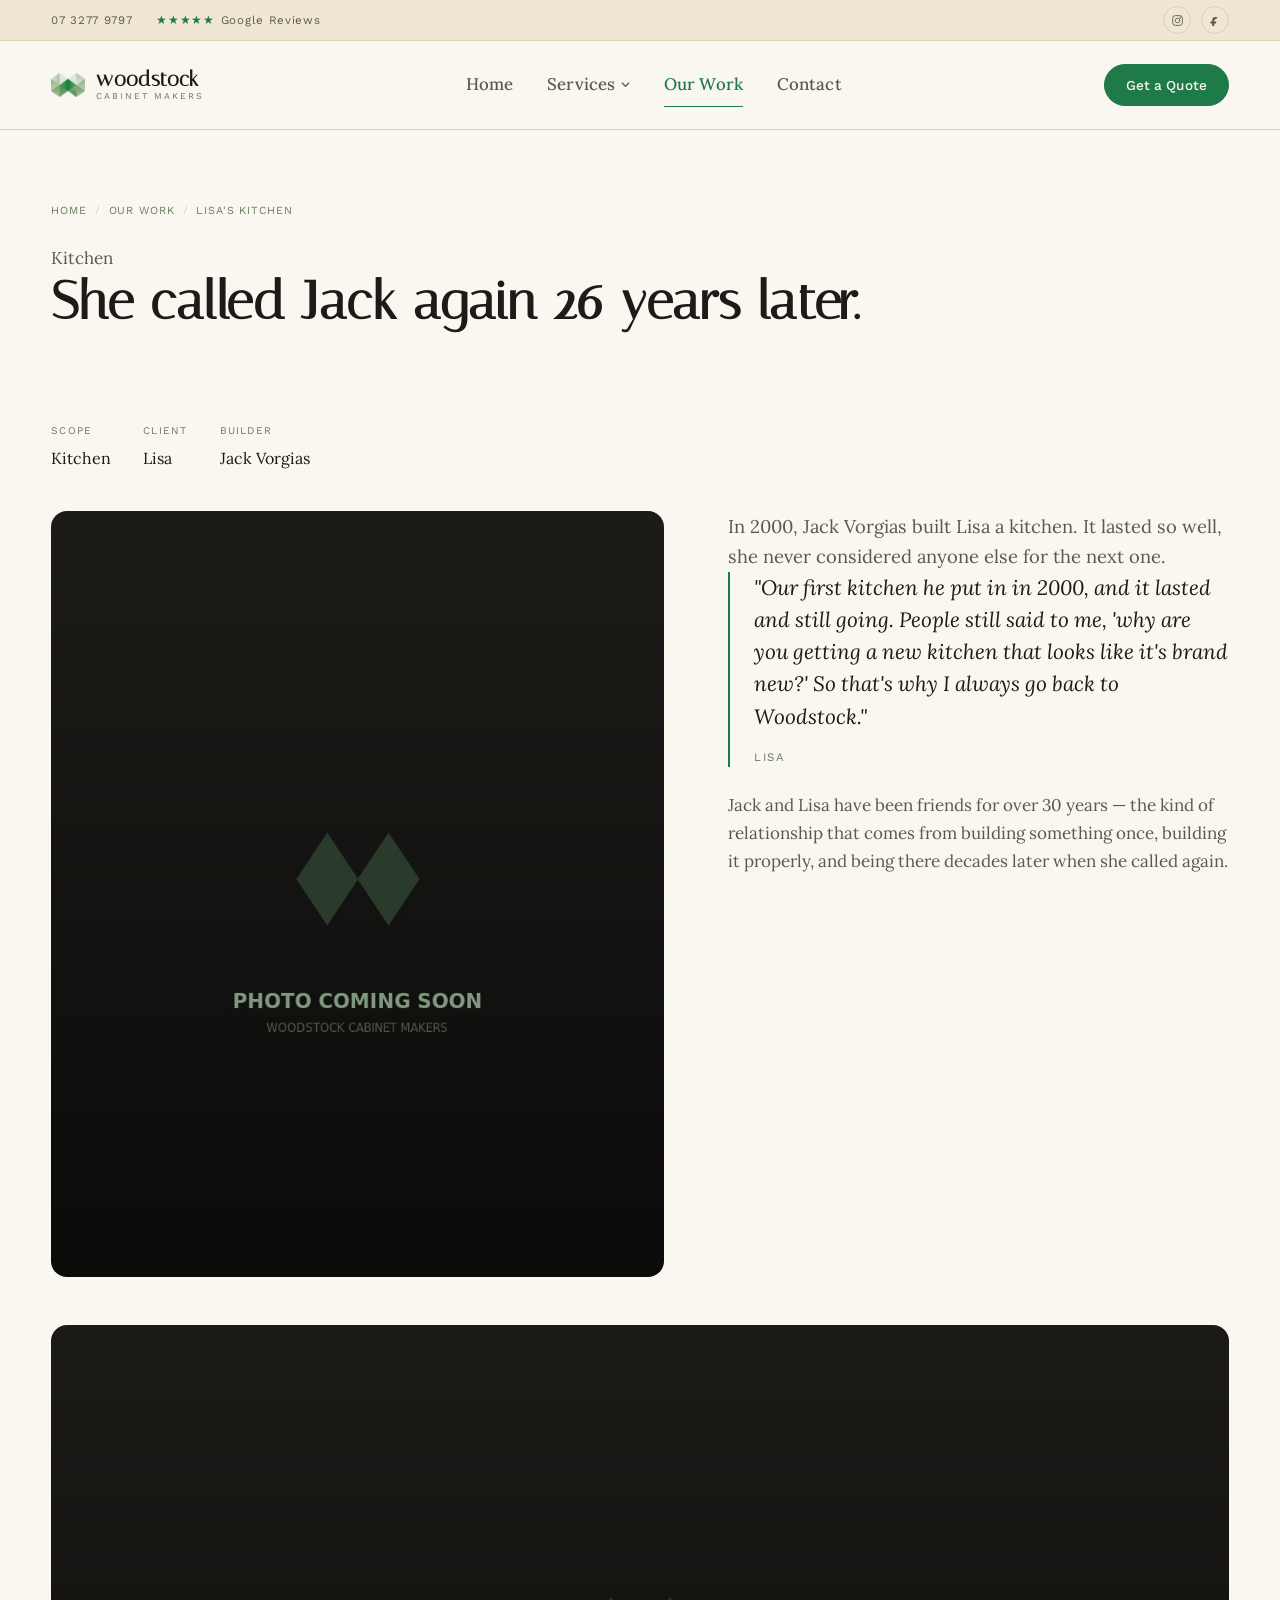
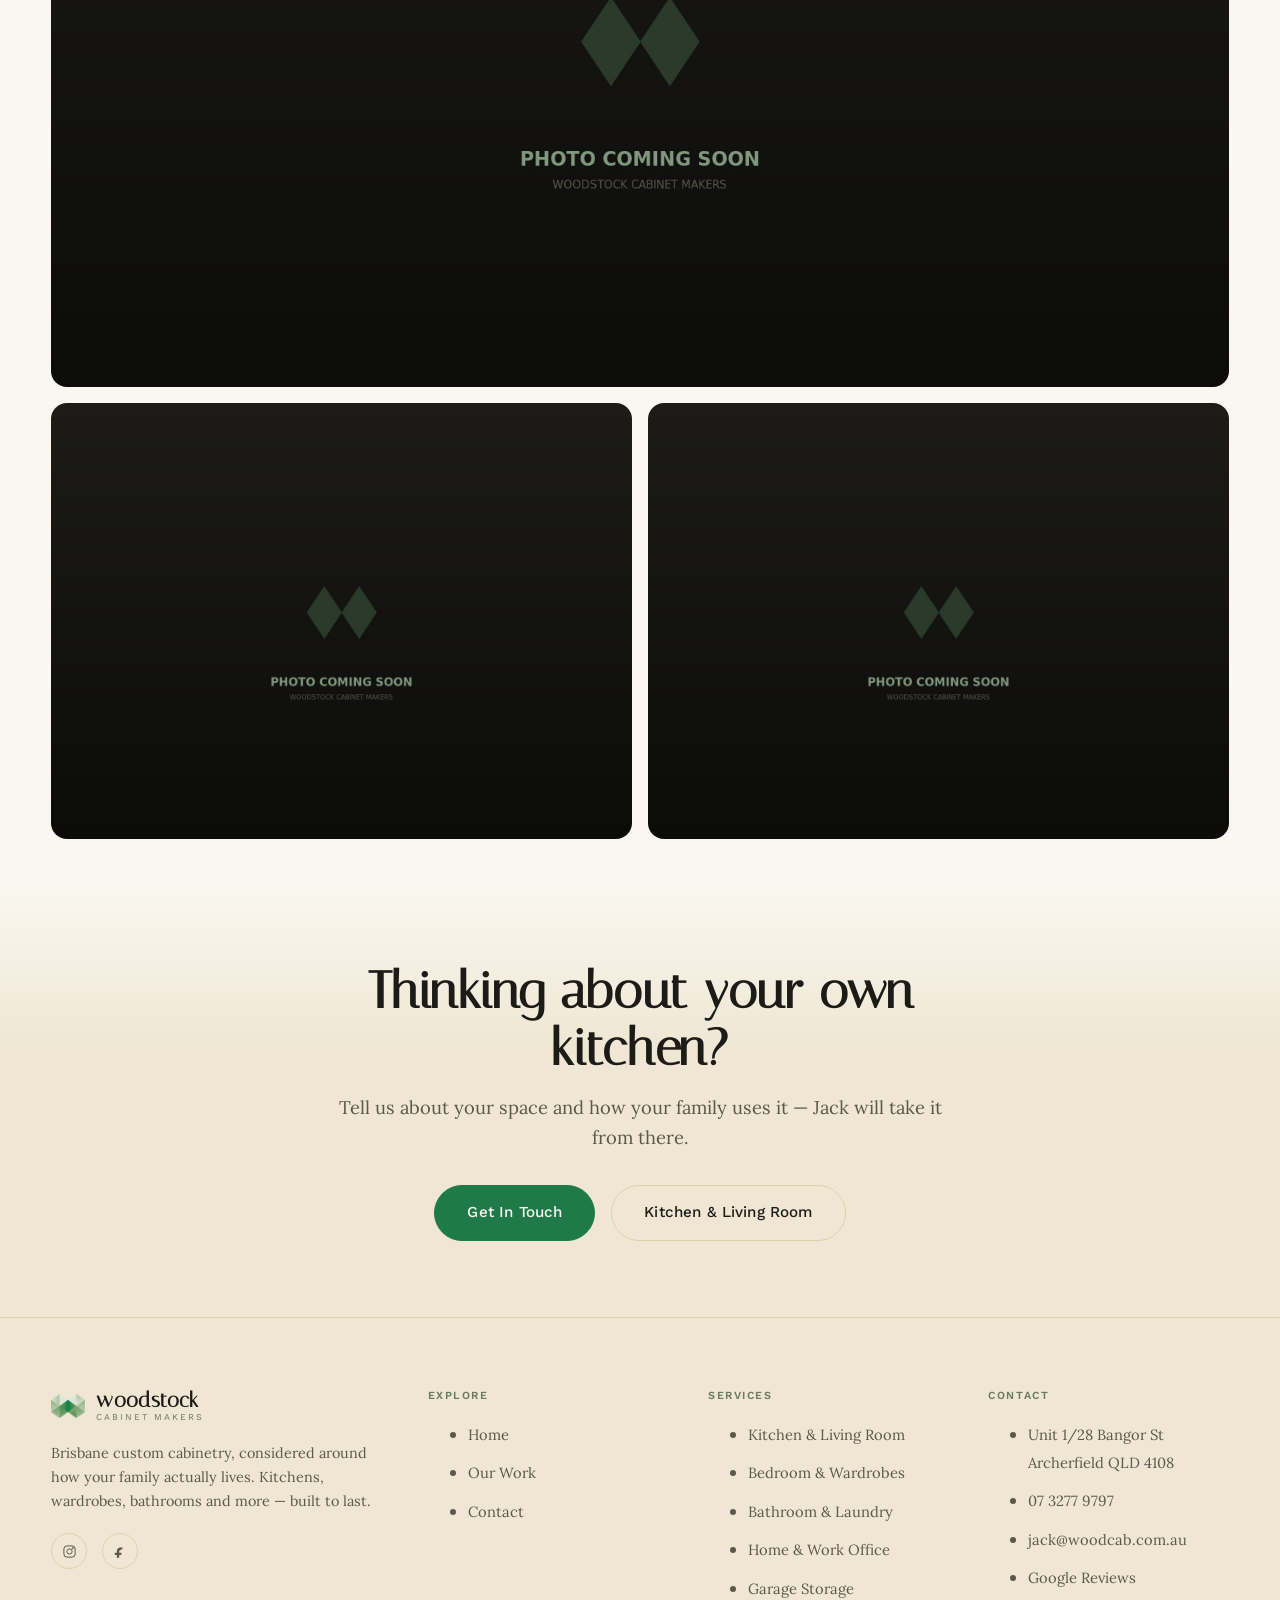
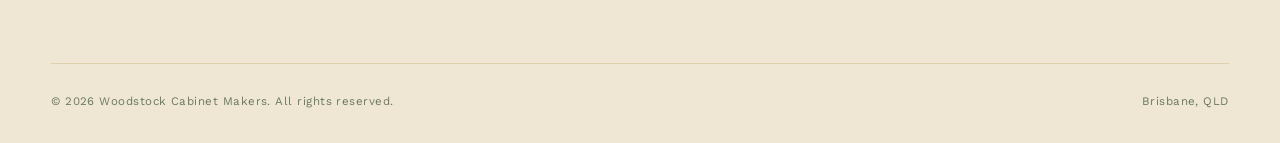
<file: projects/lisas-kitchen.html>
<!DOCTYPE html>
<html lang="en-AU">
<head>
<meta charset="UTF-8">
<meta name="viewport" content="width=device-width, initial-scale=1">
<title>Lisa's Kitchen | Woodstock Cabinet Makers</title>
<meta name="description" content="In 2000, Jack Vorgias built Lisa a kitchen. It lasted so well, she never considered anyone else for the next one — a Woodstock Cabinet Makers project story.">
<link rel="canonical" href="https://woodstockcabinetmakers.com.au/projects/lisas-kitchen.html">
<link rel="icon" type="image/png" href="../assets/img/favicon-32.png">
<link rel="apple-touch-icon" href="../assets/img/apple-touch-icon.png">
<link rel="preconnect" href="https://fonts.googleapis.com">
<link rel="preconnect" href="https://fonts.gstatic.com" crossorigin>
<link href="https://fonts.googleapis.com/css2?family=Italiana&family=Lora:ital,wght@0,400..700;1,400..700&family=Work+Sans:wght@400;500;600;700&display=swap" rel="stylesheet">
<link rel="stylesheet" href="../assets/css/style.css">
</head>
<body>
<a class="skip-link" href="#main">Skip to content</a>

<div class="topbar">
  <div class="wrap">
    <div class="topbar__left">
      <a href="tel:0732779797">07 3277 9797</a>
      <a class="rating-strip" href="https://www.google.com/maps/place/Woodstock+Cabinet+Makers/@-27.5634743,153.0142941,17z/data=!4m8!3m7!1s0x6b9145591df55ee5:0x283b90e0700622cd!8m2!3d-27.5634743!4d153.016869!9m1!1b1!16s%2Fg%2F1tf2xzjl" target="_blank" rel="noopener"><span class="stars">★★★★★</span><span class="rating-label">Google Reviews</span></a>
    </div>
    <div class="topbar__socials">
      <a href="https://www.instagram.com/woodstockcabinetmakers" target="_blank" rel="noopener" aria-label="Instagram"><svg viewBox="0 0 24 24" fill="none" stroke="currentColor" stroke-width="1.6" aria-hidden="true"><rect x="3" y="3" width="18" height="18" rx="5"/><circle cx="12" cy="12" r="4.2"/><circle cx="17.3" cy="6.7" r="1"/></svg></a>
      <a href="https://www.facebook.com/profile.php?id=woodstockcabinetmakersbrisbane" target="_blank" rel="noopener" aria-label="Facebook"><svg viewBox="0 0 24 24" fill="currentColor" aria-hidden="true"><path d="M14.5 8.5h2.3V5.7c-.4-.05-1.77-.17-3.37-.17-3.34 0-5.63 2.1-5.63 5.96v2.51H4.4V17.4h3.4V22h3.68v-4.6h3.26l.52-3.4h-3.78v-2.04c0-.98.27-1.46 1.72-1.46z"/></svg></a>
    </div>
  </div>
</div>

<header class="site-nav">
  <nav class="wrap" aria-label="Primary">
    <a class="logo" href="../index.html"><img class="logo__mark" src="../assets/img/logo-icon.png" alt="" width="34" height="24"><span class="logo__word"><strong>woodstock</strong><span>Cabinet Makers</span></span></a>
    <ul class="site-nav__links">
      <li><a class="nav-link" href="../index.html">Home</a></li>
      <li class="has-dropdown">
        <a class="nav-link" href="../services/kitchen-and-living-room.html">Services <svg class="nav-caret" viewBox="0 0 10 6" fill="none" stroke="currentColor" stroke-width="1.4" aria-hidden="true"><path d="M1 1l4 4 4-4"/></svg></a>
        <div class="dropdown">
          <a href="../services/kitchen-and-living-room.html">Kitchen &amp; Living Room<small>Loving on the Heart of the Home</small></a>
          <a href="../services/bedroom-and-wardrobes.html">Bedroom &amp; Wardrobes<small>Let your Mind, Body and Soul Rejuvenate</small></a>
          <a href="../services/bathroom-and-laundry.html">Bathroom &amp; Laundry<small>Seamless from Beginning to End</small></a>
          <a href="../services/home-and-work-office.html">Home &amp; Work Office<small>Focusing on the Task at Hand</small></a>
          <a href="../services/garage-storage.html">Garage Storage<small>Built for how you actually use it</small></a>
        </div>
      </li>
      <li><a class="nav-link" href="index.html" aria-current="page">Our Work</a></li>
      <li><a class="nav-link" href="../index.html#contact">Contact</a></li>
    </ul>
    <div class="site-nav__cta">
      <a class="btn btn--solid btn--sm" href="../index.html#contact">Get a Quote</a>
      <button class="nav-toggle" aria-label="Toggle menu" aria-expanded="false"><span></span><span></span><span></span></button>
    </div>
  </nav>
</header>

<main id="main">
  <div class="page-header wrap">
    <p class="breadcrumbs"><a href="../index.html">Home</a><span>/</span><a href="index.html">Our Work</a><span>/</span>Lisa's Kitchen</p>
    <p class="eyebrow">Kitchen</p>
    <h1>She called Jack again 26 years later.</h1>
  </div>

  <div class="section section--tight">
    <div class="wrap">
      <dl class="project-meta">
        <div><dt>Scope</dt><dd>Kitchen</dd></div>
        <div><dt>Client</dt><dd>Lisa</dd></div>
        <div><dt>Builder</dt><dd>Jack Vorgias</dd></div>
      </dl>
      <div class="two-col">
        <div class="img-frame"><img src="../assets/img/photos/lisas-kitchen-main.jpg" alt="Lisa's kitchen, built by Woodstock Cabinet Makers — photography pending" width="1600" height="1000"></div>
        <div>
          <p class="lede">In 2000, Jack Vorgias built Lisa a kitchen. It lasted so well, she never considered anyone else for the next one.</p>
          <blockquote class="quote">
            <p>"Our first kitchen he put in in 2000, and it lasted and still going. People still said to me, 'why are you getting a new kitchen that looks like it's brand new?' So that's why I always go back to Woodstock."</p>
            <cite>Lisa</cite>
          </blockquote>
          <p style="margin-top:1.5rem;">Jack and Lisa have been friends for over 30 years — the kind of relationship that comes from building something once, building it properly, and being there decades later when she called again.</p>
        </div>
      </div>
      <div class="project-gallery">
        <div class="img-frame"><img src="../assets/img/photos/lisas-kitchen-wide.jpg" alt="Lisa's kitchen, wide view — photography pending" width="1600" height="900"></div>
        <div class="img-frame"><img src="../assets/img/photos/lisas-kitchen-detail-1.jpg" alt="Lisa's kitchen, detail — photography pending" width="1200" height="900"></div>
        <div class="img-frame"><img src="../assets/img/photos/lisas-kitchen-detail-2.jpg" alt="Lisa's kitchen, joinery detail — photography pending" width="1200" height="900"></div>
      </div>
    </div>
  </div>

  <section class="section cta-band">
    <div class="wrap">
      <h2>Thinking about your own kitchen?</h2>
      <p class="lede">Tell us about your space and how your family uses it — Jack will take it from there.</p>
      <div class="cta-band__actions">
        <a class="btn btn--solid" href="../index.html#contact">Get In Touch</a>
        <a class="btn btn--ghost" href="../services/kitchen-and-living-room.html">Kitchen &amp; Living Room</a>
      </div>
    </div>
  </section>
</main>

<footer class="site-footer">
  <div class="wrap">
    <div class="footer-grid">
      <div class="footer-col footer-brand">
        <a class="logo" href="../index.html"><img class="logo__mark" src="../assets/img/logo-icon.png" alt="" width="34" height="24"><span class="logo__word"><strong>woodstock</strong><span>Cabinet Makers</span></span></a>
        <p>Brisbane custom cabinetry, considered around how your family actually lives. Kitchens, wardrobes, bathrooms and more — built to last.</p>
        <div class="footer-socials">
          <a href="https://www.instagram.com/woodstockcabinetmakers" target="_blank" rel="noopener" aria-label="Instagram"><svg viewBox="0 0 24 24" fill="none" stroke="currentColor" stroke-width="1.6" aria-hidden="true"><rect x="3" y="3" width="18" height="18" rx="5"/><circle cx="12" cy="12" r="4.2"/><circle cx="17.3" cy="6.7" r="1"/></svg></a>
          <a href="https://www.facebook.com/profile.php?id=woodstockcabinetmakersbrisbane" target="_blank" rel="noopener" aria-label="Facebook"><svg viewBox="0 0 24 24" fill="currentColor" aria-hidden="true"><path d="M14.5 8.5h2.3V5.7c-.4-.05-1.77-.17-3.37-.17-3.34 0-5.63 2.1-5.63 5.96v2.51H4.4V17.4h3.4V22h3.68v-4.6h3.26l.52-3.4h-3.78v-2.04c0-.98.27-1.46 1.72-1.46z"/></svg></a>
        </div>
      </div>
      <div class="footer-col"><h4>Explore</h4><ul><li><a href="../index.html">Home</a></li><li><a href="index.html">Our Work</a></li><li><a href="../index.html#contact">Contact</a></li></ul></div>
      <div class="footer-col"><h4>Services</h4><ul>
        <li><a href="../services/kitchen-and-living-room.html">Kitchen &amp; Living Room</a></li>
        <li><a href="../services/bedroom-and-wardrobes.html">Bedroom &amp; Wardrobes</a></li>
        <li><a href="../services/bathroom-and-laundry.html">Bathroom &amp; Laundry</a></li>
        <li><a href="../services/home-and-work-office.html">Home &amp; Work Office</a></li>
        <li><a href="../services/garage-storage.html">Garage Storage</a></li>
      </ul></div>
      <div class="footer-col"><h4>Contact</h4><ul>
        <li><a href="https://www.google.com/maps/place/Woodstock+Cabinet+Makers/@-27.5634743,153.0142941,17z/data=!4m8!3m7!1s0x6b9145591df55ee5:0x283b90e0700622cd!8m2!3d-27.5634743!4d153.016869!9m1!1b1!16s%2Fg%2F1tf2xzjl" target="_blank" rel="noopener">Unit 1/28 Bangor St<br>Archerfield QLD 4108</a></li>
        <li><a href="tel:0732779797">07 3277 9797</a></li>
        <li><a href="mailto:jack@woodcab.com.au">jack@woodcab.com.au</a></li>
        <li><a href="https://www.google.com/maps/place/Woodstock+Cabinet+Makers/@-27.5634743,153.0142941,17z/data=!4m8!3m7!1s0x6b9145591df55ee5:0x283b90e0700622cd!8m2!3d-27.5634743!4d153.016869!9m1!1b1!16s%2Fg%2F1tf2xzjl" target="_blank" rel="noopener">Google Reviews</a></li>
      </ul></div>
    </div>
    <div class="footer-bottom"><span>&copy; <span id="year">2026</span> Woodstock Cabinet Makers. All rights reserved.</span><span>Brisbane, QLD</span></div>
  </div>
</footer>

<script src="../assets/js/main.js"></script>
<script>document.getElementById('year').textContent = new Date().getFullYear();</script>
</body>
</html>
</file>
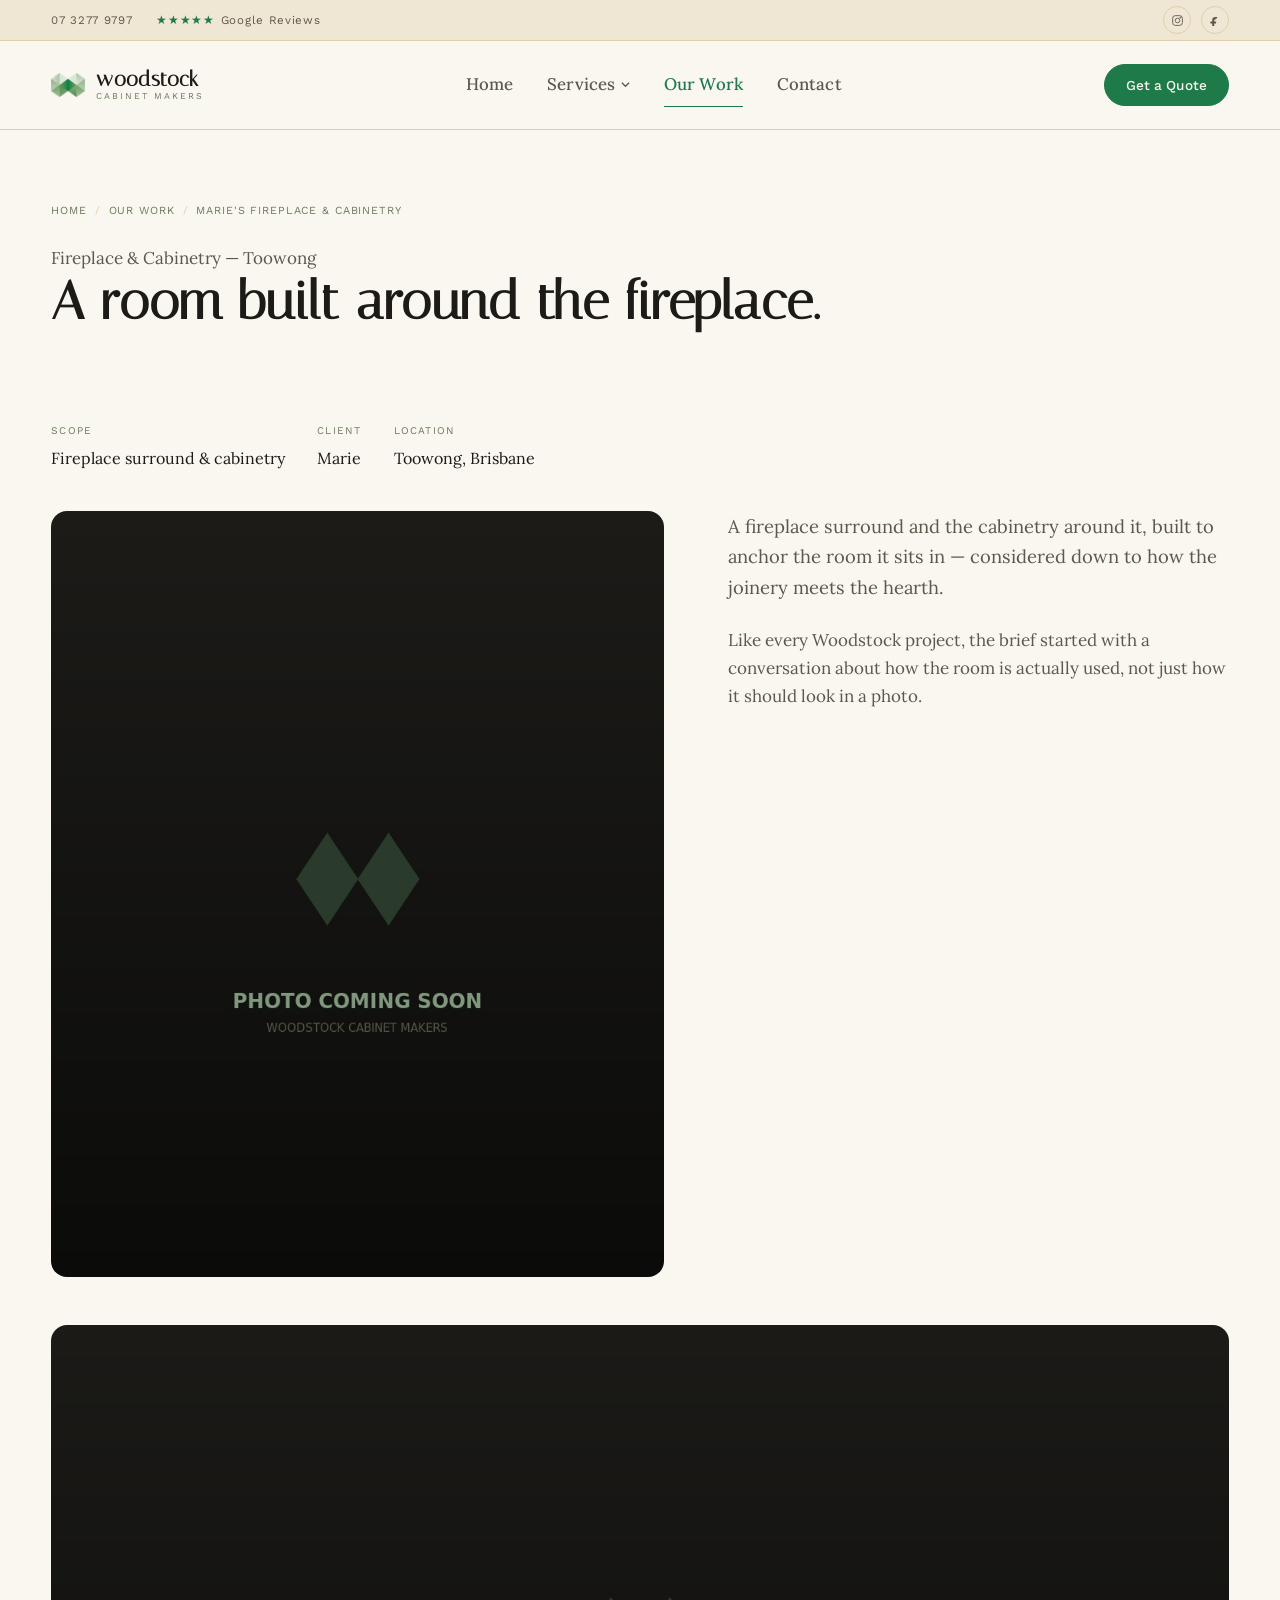
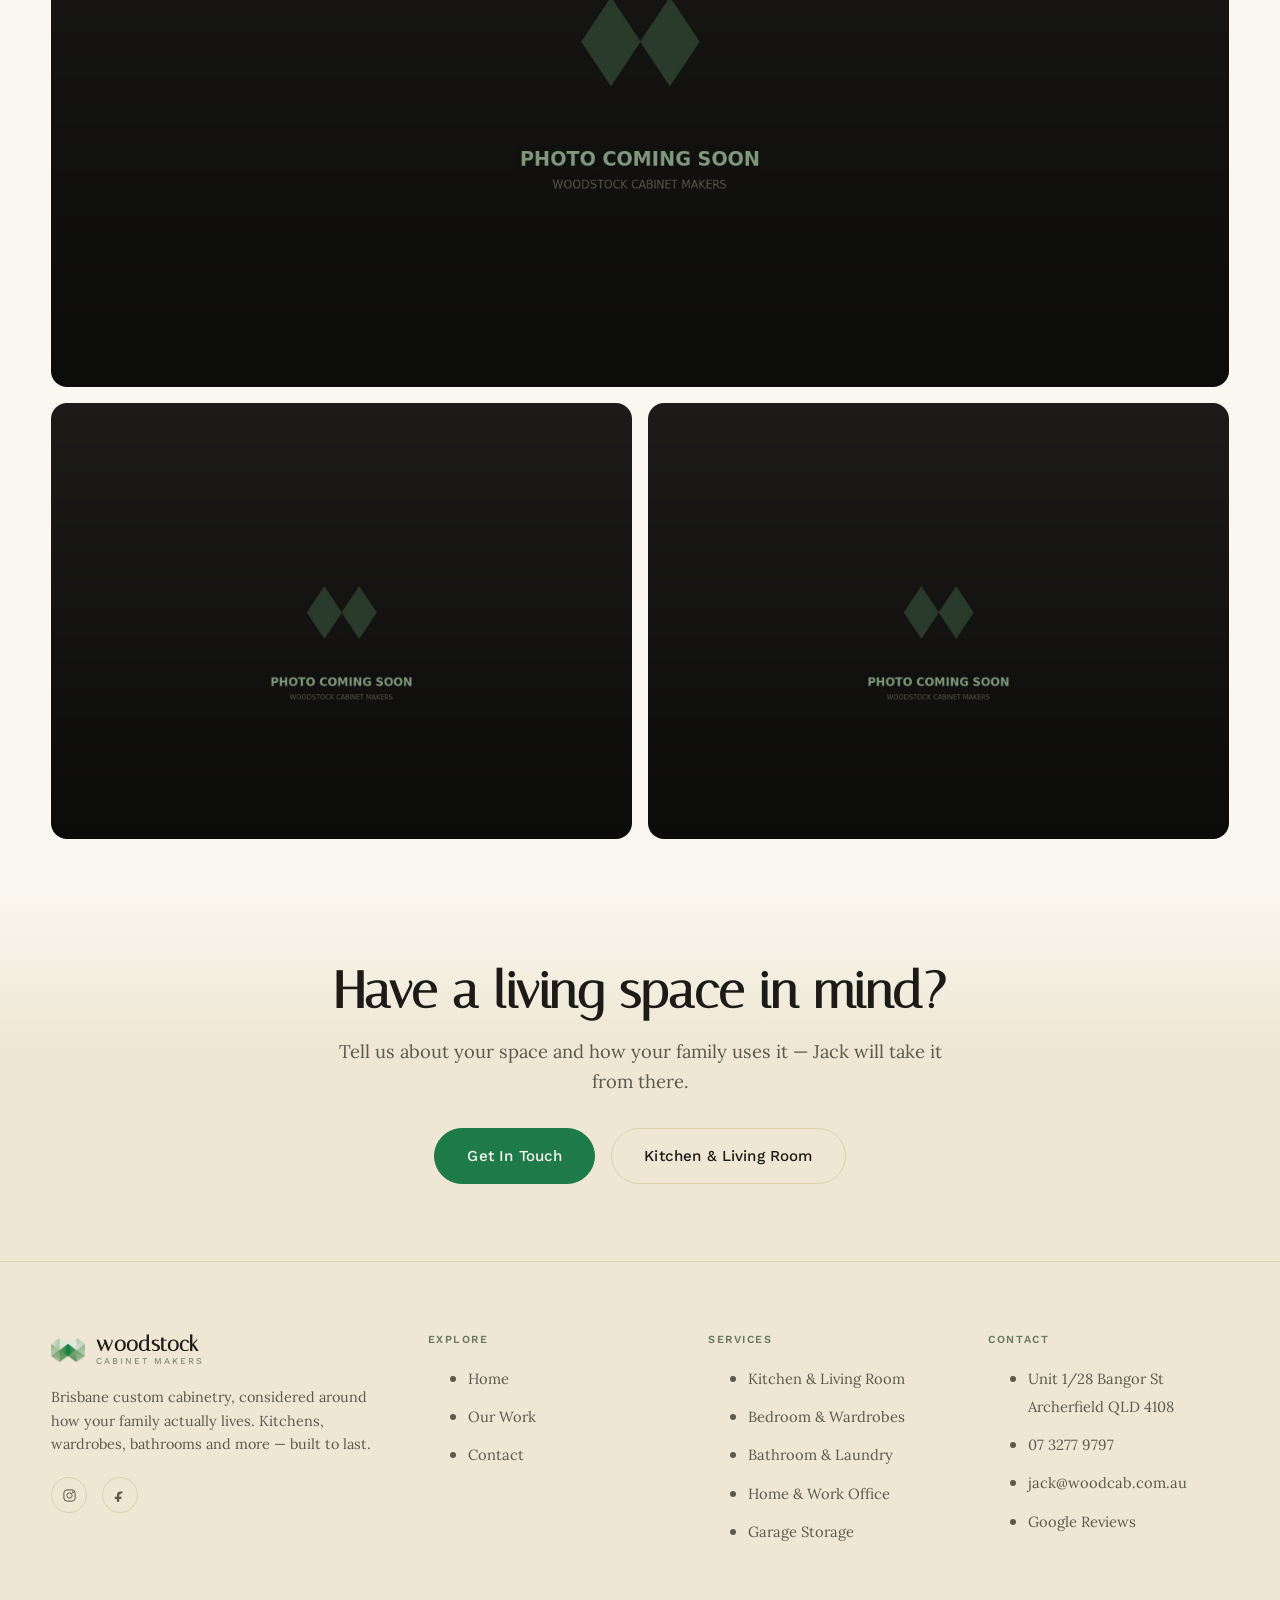
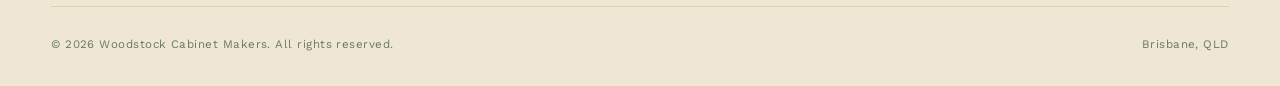
<file: projects/maries-fireplace-and-cabinetry.html>
<!DOCTYPE html>
<html lang="en-AU">
<head>
<meta charset="UTF-8">
<meta name="viewport" content="width=device-width, initial-scale=1">
<title>Marie's Fireplace &amp; Cabinetry | Woodstock Cabinet Makers</title>
<meta name="description" content="A fireplace surround and surrounding cabinetry for a Toowong home — a Woodstock Cabinet Makers project.">
<link rel="canonical" href="https://woodstockcabinetmakers.com.au/projects/maries-fireplace-and-cabinetry.html">
<link rel="icon" type="image/png" href="../assets/img/favicon-32.png">
<link rel="apple-touch-icon" href="../assets/img/apple-touch-icon.png">
<link rel="preconnect" href="https://fonts.googleapis.com">
<link rel="preconnect" href="https://fonts.gstatic.com" crossorigin>
<link href="https://fonts.googleapis.com/css2?family=Italiana&family=Lora:ital,wght@0,400..700;1,400..700&family=Work+Sans:wght@400;500;600;700&display=swap" rel="stylesheet">
<link rel="stylesheet" href="../assets/css/style.css">
</head>
<body>
<a class="skip-link" href="#main">Skip to content</a>

<div class="topbar">
  <div class="wrap">
    <div class="topbar__left">
      <a href="tel:0732779797">07 3277 9797</a>
      <a class="rating-strip" href="https://www.google.com/maps/place/Woodstock+Cabinet+Makers/@-27.5634743,153.0142941,17z/data=!4m8!3m7!1s0x6b9145591df55ee5:0x283b90e0700622cd!8m2!3d-27.5634743!4d153.016869!9m1!1b1!16s%2Fg%2F1tf2xzjl" target="_blank" rel="noopener"><span class="stars">★★★★★</span><span class="rating-label">Google Reviews</span></a>
    </div>
    <div class="topbar__socials">
      <a href="https://www.instagram.com/woodstockcabinetmakers" target="_blank" rel="noopener" aria-label="Instagram"><svg viewBox="0 0 24 24" fill="none" stroke="currentColor" stroke-width="1.6" aria-hidden="true"><rect x="3" y="3" width="18" height="18" rx="5"/><circle cx="12" cy="12" r="4.2"/><circle cx="17.3" cy="6.7" r="1"/></svg></a>
      <a href="https://www.facebook.com/profile.php?id=woodstockcabinetmakersbrisbane" target="_blank" rel="noopener" aria-label="Facebook"><svg viewBox="0 0 24 24" fill="currentColor" aria-hidden="true"><path d="M14.5 8.5h2.3V5.7c-.4-.05-1.77-.17-3.37-.17-3.34 0-5.63 2.1-5.63 5.96v2.51H4.4V17.4h3.4V22h3.68v-4.6h3.26l.52-3.4h-3.78v-2.04c0-.98.27-1.46 1.72-1.46z"/></svg></a>
    </div>
  </div>
</div>

<header class="site-nav">
  <nav class="wrap" aria-label="Primary">
    <a class="logo" href="../index.html"><img class="logo__mark" src="../assets/img/logo-icon.png" alt="" width="34" height="24"><span class="logo__word"><strong>woodstock</strong><span>Cabinet Makers</span></span></a>
    <ul class="site-nav__links">
      <li><a class="nav-link" href="../index.html">Home</a></li>
      <li class="has-dropdown">
        <a class="nav-link" href="../services/kitchen-and-living-room.html">Services <svg class="nav-caret" viewBox="0 0 10 6" fill="none" stroke="currentColor" stroke-width="1.4" aria-hidden="true"><path d="M1 1l4 4 4-4"/></svg></a>
        <div class="dropdown">
          <a href="../services/kitchen-and-living-room.html">Kitchen &amp; Living Room<small>Loving on the Heart of the Home</small></a>
          <a href="../services/bedroom-and-wardrobes.html">Bedroom &amp; Wardrobes<small>Let your Mind, Body and Soul Rejuvenate</small></a>
          <a href="../services/bathroom-and-laundry.html">Bathroom &amp; Laundry<small>Seamless from Beginning to End</small></a>
          <a href="../services/home-and-work-office.html">Home &amp; Work Office<small>Focusing on the Task at Hand</small></a>
          <a href="../services/garage-storage.html">Garage Storage<small>Built for how you actually use it</small></a>
        </div>
      </li>
      <li><a class="nav-link" href="index.html" aria-current="page">Our Work</a></li>
      <li><a class="nav-link" href="../index.html#contact">Contact</a></li>
    </ul>
    <div class="site-nav__cta">
      <a class="btn btn--solid btn--sm" href="../index.html#contact">Get a Quote</a>
      <button class="nav-toggle" aria-label="Toggle menu" aria-expanded="false"><span></span><span></span><span></span></button>
    </div>
  </nav>
</header>

<main id="main">
  <div class="page-header wrap">
    <p class="breadcrumbs"><a href="../index.html">Home</a><span>/</span><a href="index.html">Our Work</a><span>/</span>Marie's Fireplace &amp; Cabinetry</p>
    <p class="eyebrow">Fireplace &amp; Cabinetry — Toowong</p>
    <h1>A room built around the fireplace.</h1>
  </div>

  <div class="section section--tight">
    <div class="wrap">
      <dl class="project-meta">
        <div><dt>Scope</dt><dd>Fireplace surround &amp; cabinetry</dd></div>
        <div><dt>Client</dt><dd>Marie</dd></div>
        <div><dt>Location</dt><dd>Toowong, Brisbane</dd></div>
      </dl>
      <div class="two-col">
        <div class="img-frame"><img src="../assets/img/photos/maries-fireplace-main.jpg" alt="Marie's fireplace surround and cabinetry, Toowong — photography pending" width="1600" height="1000"></div>
        <div>
          <p class="lede">A fireplace surround and the cabinetry around it, built to anchor the room it sits in — considered down to how the joinery meets the hearth.</p>
          <p style="margin-top:1.5rem;">Like every Woodstock project, the brief started with a conversation about how the room is actually used, not just how it should look in a photo.</p>
        </div>
      </div>
      <div class="project-gallery">
        <div class="img-frame"><img src="../assets/img/photos/maries-fireplace-wide.jpg" alt="Marie's fireplace and cabinetry, wide view — photography pending" width="1600" height="900"></div>
        <div class="img-frame"><img src="../assets/img/photos/maries-fireplace-detail-1.jpg" alt="Marie's fireplace and cabinetry, detail — photography pending" width="1200" height="900"></div>
        <div class="img-frame"><img src="../assets/img/photos/maries-fireplace-detail-2.jpg" alt="Marie's fireplace and cabinetry, joinery detail — photography pending" width="1200" height="900"></div>
      </div>
    </div>
  </div>

  <section class="section cta-band">
    <div class="wrap">
      <h2>Have a living space in mind?</h2>
      <p class="lede">Tell us about your space and how your family uses it — Jack will take it from there.</p>
      <div class="cta-band__actions">
        <a class="btn btn--solid" href="../index.html#contact">Get In Touch</a>
        <a class="btn btn--ghost" href="../services/kitchen-and-living-room.html">Kitchen &amp; Living Room</a>
      </div>
    </div>
  </section>
</main>

<footer class="site-footer">
  <div class="wrap">
    <div class="footer-grid">
      <div class="footer-col footer-brand">
        <a class="logo" href="../index.html"><img class="logo__mark" src="../assets/img/logo-icon.png" alt="" width="34" height="24"><span class="logo__word"><strong>woodstock</strong><span>Cabinet Makers</span></span></a>
        <p>Brisbane custom cabinetry, considered around how your family actually lives. Kitchens, wardrobes, bathrooms and more — built to last.</p>
        <div class="footer-socials">
          <a href="https://www.instagram.com/woodstockcabinetmakers" target="_blank" rel="noopener" aria-label="Instagram"><svg viewBox="0 0 24 24" fill="none" stroke="currentColor" stroke-width="1.6" aria-hidden="true"><rect x="3" y="3" width="18" height="18" rx="5"/><circle cx="12" cy="12" r="4.2"/><circle cx="17.3" cy="6.7" r="1"/></svg></a>
          <a href="https://www.facebook.com/profile.php?id=woodstockcabinetmakersbrisbane" target="_blank" rel="noopener" aria-label="Facebook"><svg viewBox="0 0 24 24" fill="currentColor" aria-hidden="true"><path d="M14.5 8.5h2.3V5.7c-.4-.05-1.77-.17-3.37-.17-3.34 0-5.63 2.1-5.63 5.96v2.51H4.4V17.4h3.4V22h3.68v-4.6h3.26l.52-3.4h-3.78v-2.04c0-.98.27-1.46 1.72-1.46z"/></svg></a>
        </div>
      </div>
      <div class="footer-col"><h4>Explore</h4><ul><li><a href="../index.html">Home</a></li><li><a href="index.html">Our Work</a></li><li><a href="../index.html#contact">Contact</a></li></ul></div>
      <div class="footer-col"><h4>Services</h4><ul>
        <li><a href="../services/kitchen-and-living-room.html">Kitchen &amp; Living Room</a></li>
        <li><a href="../services/bedroom-and-wardrobes.html">Bedroom &amp; Wardrobes</a></li>
        <li><a href="../services/bathroom-and-laundry.html">Bathroom &amp; Laundry</a></li>
        <li><a href="../services/home-and-work-office.html">Home &amp; Work Office</a></li>
        <li><a href="../services/garage-storage.html">Garage Storage</a></li>
      </ul></div>
      <div class="footer-col"><h4>Contact</h4><ul>
        <li><a href="https://www.google.com/maps/place/Woodstock+Cabinet+Makers/@-27.5634743,153.0142941,17z/data=!4m8!3m7!1s0x6b9145591df55ee5:0x283b90e0700622cd!8m2!3d-27.5634743!4d153.016869!9m1!1b1!16s%2Fg%2F1tf2xzjl" target="_blank" rel="noopener">Unit 1/28 Bangor St<br>Archerfield QLD 4108</a></li>
        <li><a href="tel:0732779797">07 3277 9797</a></li>
        <li><a href="mailto:jack@woodcab.com.au">jack@woodcab.com.au</a></li>
        <li><a href="https://www.google.com/maps/place/Woodstock+Cabinet+Makers/@-27.5634743,153.0142941,17z/data=!4m8!3m7!1s0x6b9145591df55ee5:0x283b90e0700622cd!8m2!3d-27.5634743!4d153.016869!9m1!1b1!16s%2Fg%2F1tf2xzjl" target="_blank" rel="noopener">Google Reviews</a></li>
      </ul></div>
    </div>
    <div class="footer-bottom"><span>&copy; <span id="year">2026</span> Woodstock Cabinet Makers. All rights reserved.</span><span>Brisbane, QLD</span></div>
  </div>
</footer>

<script src="../assets/js/main.js"></script>
<script>document.getElementById('year').textContent = new Date().getFullYear();</script>
</body>
</html>
</file>
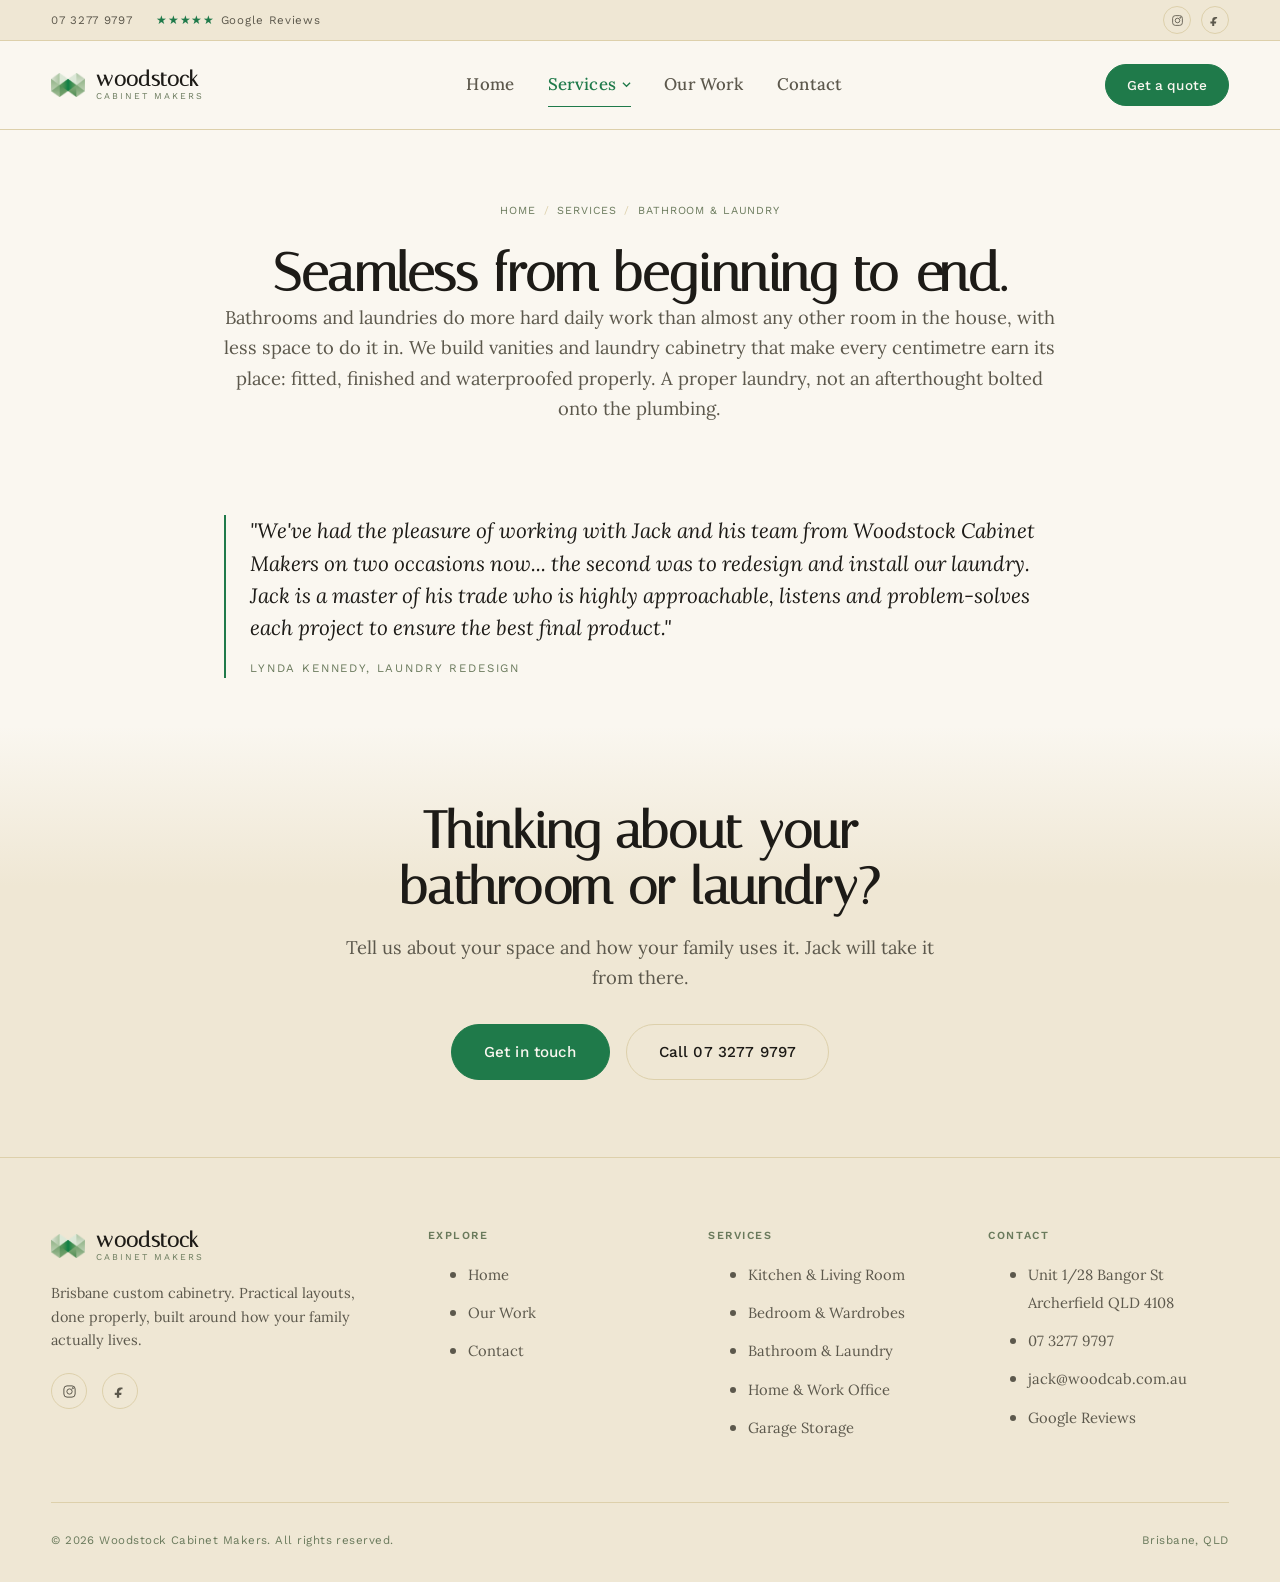
<file: services/bathroom-and-laundry.html>
<!DOCTYPE html>
<html lang="en-AU">
<head>
<meta charset="UTF-8">
<meta name="viewport" content="width=device-width, initial-scale=1">
<title>Bathroom &amp; Laundry Cabinetry | Woodstock Cabinet Makers</title>
<meta name="description" content="Custom bathroom and laundry cabinetry in Brisbane, designed around how your family actually lives, built by Jack Vorgias and the Woodstock team.">
<link rel="canonical" href="https://woodstockcabinetmakers.com.au/services/bathroom-and-laundry.html">
<link rel="icon" type="image/png" href="../assets/img/favicon-32.png">
<link rel="apple-touch-icon" href="../assets/img/apple-touch-icon.png">
<link rel="preconnect" href="https://fonts.googleapis.com">
<link rel="preconnect" href="https://fonts.gstatic.com" crossorigin>
<link href="https://fonts.googleapis.com/css2?family=Italiana&family=Lora:ital,wght@0,400..700;1,400..700&family=Work+Sans:wght@400;500;600;700&display=swap" rel="stylesheet">
<link rel="stylesheet" href="../assets/css/style.css?v=20261118">
</head>
<body>
<a class="skip-link" href="#main">Skip to content</a>

<div class="topbar">
  <div class="wrap">
    <div class="topbar__left">
      <a href="tel:0732779797">07 3277 9797</a>
      <a class="rating-strip" href="https://www.google.com/maps/place/Woodstock+Cabinet+Makers/@-27.5634743,153.0142941,17z/data=!4m8!3m7!1s0x6b9145591df55ee5:0x283b90e0700622cd!8m2!3d-27.5634743!4d153.016869!9m1!1b1!16s%2Fg%2F1tf2xzjl" target="_blank" rel="noopener"><span class="stars">★★★★★</span><span class="rating-label">Google Reviews</span></a>
    </div>
    <div class="topbar__socials">
      <a href="https://www.instagram.com/woodstockcabinetmakers" target="_blank" rel="noopener" aria-label="Instagram"><svg viewBox="0 0 24 24" fill="none" stroke="currentColor" stroke-width="1.6" aria-hidden="true"><rect x="3" y="3" width="18" height="18" rx="5"/><circle cx="12" cy="12" r="4.2"/><circle cx="17.3" cy="6.7" r="1"/></svg></a>
      <a href="https://www.facebook.com/woodstockcabinetmakers" target="_blank" rel="noopener" aria-label="Facebook"><svg viewBox="0 0 24 24" fill="currentColor" aria-hidden="true"><path d="M14.5 8.5h2.3V5.7c-.4-.05-1.77-.17-3.37-.17-3.34 0-5.63 2.1-5.63 5.96v2.51H4.4V17.4h3.4V22h3.68v-4.6h3.26l.52-3.4h-3.78v-2.04c0-.98.27-1.46 1.72-1.46z"/></svg></a>
    </div>
  </div>
</div>

<header class="site-nav">
  <nav class="wrap" aria-label="Primary">
    <a class="logo" href="../index.html"><img class="logo__mark" src="../assets/img/logo-icon.png" alt="" width="34" height="24"><span class="logo__word"><strong>woodstock</strong><span>Cabinet Makers</span></span></a>
    <ul class="site-nav__links">
      <li><a class="nav-link" href="../index.html">Home</a></li>
      <li class="has-dropdown">
        <a class="nav-link" href="index.html" aria-current="page">Services <svg class="nav-caret" viewBox="0 0 10 6" fill="none" stroke="currentColor" stroke-width="1.4" aria-hidden="true"><path d="M1 1l4 4 4-4"/></svg></a>
        <div class="dropdown">
          <a href="kitchen-and-living-room.html">Kitchen &amp; Living Room<small>Loving on the Heart of the Home</small></a>
          <a href="bedroom-and-wardrobes.html">Bedroom &amp; Wardrobes<small>Let your Mind, Body and Soul Rejuvenate</small></a>
          <a href="bathroom-and-laundry.html">Bathroom &amp; Laundry<small>Seamless from Beginning to End</small></a>
          <a href="home-and-work-office.html">Home &amp; Work Office<small>Focusing on the Task at Hand</small></a>
          <a href="garage-storage.html">Garage Storage<small>Built for how you actually use it</small></a>
        </div>
      </li>
      <li><a class="nav-link" href="../projects/index.html">Our Work</a></li>
      <li><a class="nav-link" href="../index.html#contact">Contact</a></li>
    </ul>
    <div class="site-nav__cta">
      <a class="btn btn--solid btn--sm" href="../index.html#contact">Get a quote</a>
      <button class="nav-toggle" aria-label="Toggle menu" aria-expanded="false"><span></span><span></span><span></span></button>
    </div>
  </nav>
</header>

<main id="main">
  <div class="page-header page-header--center wrap">
    <p class="breadcrumbs"><a href="../index.html">Home</a><span>/</span><a href="kitchen-and-living-room.html">Services</a><span>/</span>Bathroom &amp; Laundry</p>
    <h1>Seamless from beginning to end.</h1>
    <p class="lede">Bathrooms and laundries do more hard daily work than almost any other room in the house, with less space to do it in. We build vanities and laundry cabinetry that make every centimetre earn its place: fitted, finished and waterproofed properly. A proper laundry, not an afterthought bolted onto the plumbing.</p>
  </div>

  <div class="section section--tight">
    <div class="wrap">
      <blockquote class="quote" style="max-width:40em;margin:0 auto;">
        <p>"We've had the pleasure of working with Jack and his team from Woodstock Cabinet Makers on two occasions now... the second was to redesign and install our laundry. Jack is a master of his trade who is highly approachable, listens and problem-solves each project to ensure the best final product."</p>
        <cite>Lynda Kennedy, Laundry Redesign</cite>
      </blockquote>
    </div>
  </div>

  <section class="section cta-band">
    <div class="wrap">
      <h2>Thinking about your bathroom or laundry?</h2>
      <p class="lede">Tell us about your space and how your family uses it. Jack will take it from there.</p>
      <div class="cta-band__actions">
        <a class="btn btn--solid" href="../index.html#contact">Get in touch</a>
        <a class="btn btn--ghost" href="tel:0732779797">Call 07 3277 9797</a>
      </div>
    </div>
  </section>
</main>

<footer class="site-footer">
  <div class="wrap">
    <div class="footer-grid">
      <div class="footer-col footer-brand">
        <a class="logo" href="../index.html"><img class="logo__mark" src="../assets/img/logo-icon.png" alt="" width="34" height="24"><span class="logo__word"><strong>woodstock</strong><span>Cabinet Makers</span></span></a>
        <p>Brisbane custom cabinetry. Practical layouts, done properly, built around how your family actually lives.</p>
        <div class="footer-socials">
          <a href="https://www.instagram.com/woodstockcabinetmakers" target="_blank" rel="noopener" aria-label="Instagram"><svg viewBox="0 0 24 24" fill="none" stroke="currentColor" stroke-width="1.6" aria-hidden="true"><rect x="3" y="3" width="18" height="18" rx="5"/><circle cx="12" cy="12" r="4.2"/><circle cx="17.3" cy="6.7" r="1"/></svg></a>
          <a href="https://www.facebook.com/woodstockcabinetmakers" target="_blank" rel="noopener" aria-label="Facebook"><svg viewBox="0 0 24 24" fill="currentColor" aria-hidden="true"><path d="M14.5 8.5h2.3V5.7c-.4-.05-1.77-.17-3.37-.17-3.34 0-5.63 2.1-5.63 5.96v2.51H4.4V17.4h3.4V22h3.68v-4.6h3.26l.52-3.4h-3.78v-2.04c0-.98.27-1.46 1.72-1.46z"/></svg></a>
        </div>
      </div>
      <div class="footer-col"><h4>Explore</h4><ul><li><a href="../index.html">Home</a></li><li><a href="../projects/index.html">Our Work</a></li><li><a href="../index.html#contact">Contact</a></li></ul></div>
      <div class="footer-col"><h4>Services</h4><ul>
        <li><a href="kitchen-and-living-room.html">Kitchen &amp; Living Room</a></li>
        <li><a href="bedroom-and-wardrobes.html">Bedroom &amp; Wardrobes</a></li>
        <li><a href="bathroom-and-laundry.html">Bathroom &amp; Laundry</a></li>
        <li><a href="home-and-work-office.html">Home &amp; Work Office</a></li>
        <li><a href="garage-storage.html">Garage Storage</a></li>
      </ul></div>
      <div class="footer-col"><h4>Contact</h4><ul>
        <li><a href="https://www.google.com/maps/place/Woodstock+Cabinet+Makers/@-27.5634743,153.0142941,17z/data=!4m8!3m7!1s0x6b9145591df55ee5:0x283b90e0700622cd!8m2!3d-27.5634743!4d153.016869!9m1!1b1!16s%2Fg%2F1tf2xzjl" target="_blank" rel="noopener">Unit 1/28 Bangor St<br>Archerfield QLD 4108</a></li>
        <li><a href="tel:0732779797">07 3277 9797</a></li>
        <li><a href="mailto:jack@woodcab.com.au">jack@woodcab.com.au</a></li>
        <li><a href="https://www.google.com/maps/place/Woodstock+Cabinet+Makers/@-27.5634743,153.0142941,17z/data=!4m8!3m7!1s0x6b9145591df55ee5:0x283b90e0700622cd!8m2!3d-27.5634743!4d153.016869!9m1!1b1!16s%2Fg%2F1tf2xzjl" target="_blank" rel="noopener">Google Reviews</a></li>
      </ul></div>
    </div>
    <div class="footer-bottom"><span>&copy; <span id="year">2026</span> Woodstock Cabinet Makers. All rights reserved.</span><span>Brisbane, QLD</span></div>
  </div>
</footer>

<script src="../assets/js/main.js?v=20261118"></script>
<script>document.getElementById('year').textContent = new Date().getFullYear();</script>
</body>
</html>
</file>
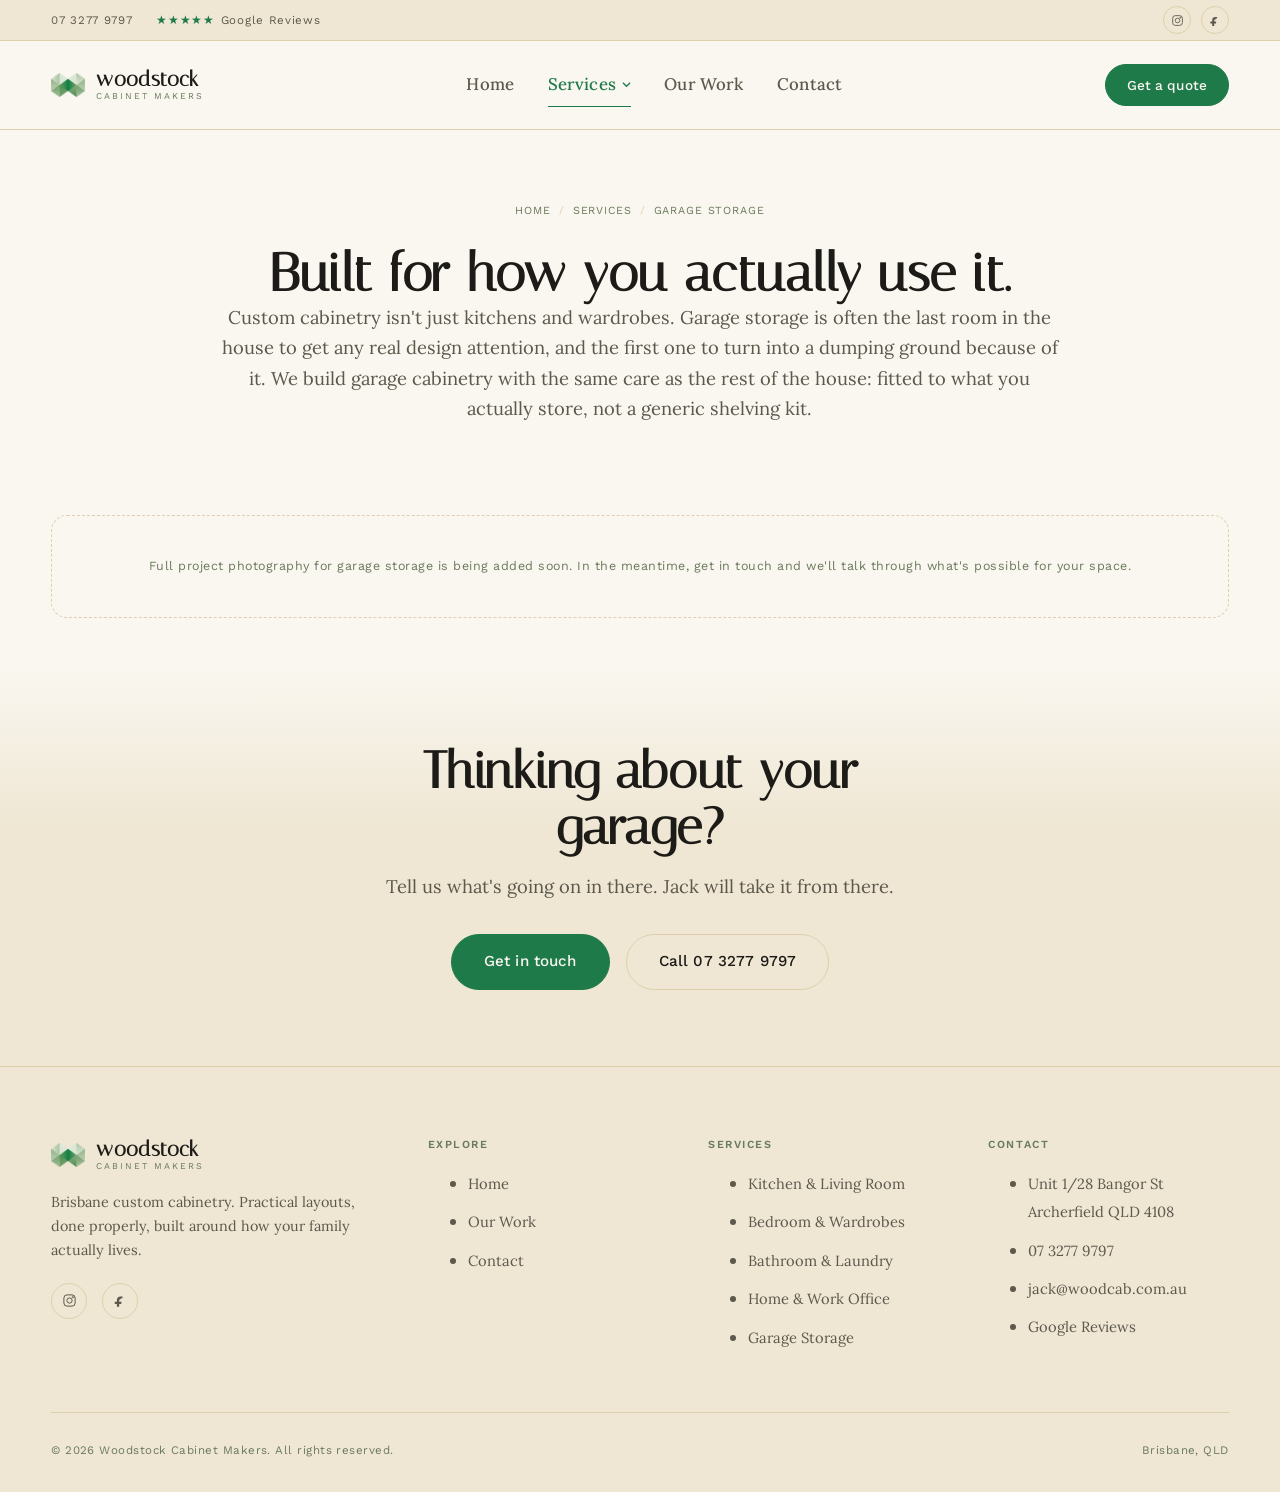
<file: services/garage-storage.html>
<!DOCTYPE html>
<html lang="en-AU">
<head>
<meta charset="UTF-8">
<meta name="viewport" content="width=device-width, initial-scale=1">
<title>Garage Storage Cabinetry | Woodstock Cabinet Makers</title>
<meta name="description" content="Custom garage storage in Brisbane, built for how you actually use the space, by Jack Vorgias and the Woodstock team.">
<link rel="canonical" href="https://woodstockcabinetmakers.com.au/services/garage-storage.html">
<link rel="icon" type="image/png" href="../assets/img/favicon-32.png">
<link rel="apple-touch-icon" href="../assets/img/apple-touch-icon.png">
<link rel="preconnect" href="https://fonts.googleapis.com">
<link rel="preconnect" href="https://fonts.gstatic.com" crossorigin>
<link href="https://fonts.googleapis.com/css2?family=Italiana&family=Lora:ital,wght@0,400..700;1,400..700&family=Work+Sans:wght@400;500;600;700&display=swap" rel="stylesheet">
<link rel="stylesheet" href="../assets/css/style.css?v=20261118">
</head>
<body>
<a class="skip-link" href="#main">Skip to content</a>

<div class="topbar">
  <div class="wrap">
    <div class="topbar__left">
      <a href="tel:0732779797">07 3277 9797</a>
      <a class="rating-strip" href="https://www.google.com/maps/place/Woodstock+Cabinet+Makers/@-27.5634743,153.0142941,17z/data=!4m8!3m7!1s0x6b9145591df55ee5:0x283b90e0700622cd!8m2!3d-27.5634743!4d153.016869!9m1!1b1!16s%2Fg%2F1tf2xzjl" target="_blank" rel="noopener"><span class="stars">★★★★★</span><span class="rating-label">Google Reviews</span></a>
    </div>
    <div class="topbar__socials">
      <a href="https://www.instagram.com/woodstockcabinetmakers" target="_blank" rel="noopener" aria-label="Instagram"><svg viewBox="0 0 24 24" fill="none" stroke="currentColor" stroke-width="1.6" aria-hidden="true"><rect x="3" y="3" width="18" height="18" rx="5"/><circle cx="12" cy="12" r="4.2"/><circle cx="17.3" cy="6.7" r="1"/></svg></a>
      <a href="https://www.facebook.com/woodstockcabinetmakers" target="_blank" rel="noopener" aria-label="Facebook"><svg viewBox="0 0 24 24" fill="currentColor" aria-hidden="true"><path d="M14.5 8.5h2.3V5.7c-.4-.05-1.77-.17-3.37-.17-3.34 0-5.63 2.1-5.63 5.96v2.51H4.4V17.4h3.4V22h3.68v-4.6h3.26l.52-3.4h-3.78v-2.04c0-.98.27-1.46 1.72-1.46z"/></svg></a>
    </div>
  </div>
</div>

<header class="site-nav">
  <nav class="wrap" aria-label="Primary">
    <a class="logo" href="../index.html"><img class="logo__mark" src="../assets/img/logo-icon.png" alt="" width="34" height="24"><span class="logo__word"><strong>woodstock</strong><span>Cabinet Makers</span></span></a>
    <ul class="site-nav__links">
      <li><a class="nav-link" href="../index.html">Home</a></li>
      <li class="has-dropdown">
        <a class="nav-link" href="index.html" aria-current="page">Services <svg class="nav-caret" viewBox="0 0 10 6" fill="none" stroke="currentColor" stroke-width="1.4" aria-hidden="true"><path d="M1 1l4 4 4-4"/></svg></a>
        <div class="dropdown">
          <a href="kitchen-and-living-room.html">Kitchen &amp; Living Room<small>Loving on the Heart of the Home</small></a>
          <a href="bedroom-and-wardrobes.html">Bedroom &amp; Wardrobes<small>Let your Mind, Body and Soul Rejuvenate</small></a>
          <a href="bathroom-and-laundry.html">Bathroom &amp; Laundry<small>Seamless from Beginning to End</small></a>
          <a href="home-and-work-office.html">Home &amp; Work Office<small>Focusing on the Task at Hand</small></a>
          <a href="garage-storage.html">Garage Storage<small>Built for how you actually use it</small></a>
        </div>
      </li>
      <li><a class="nav-link" href="../projects/index.html">Our Work</a></li>
      <li><a class="nav-link" href="../index.html#contact">Contact</a></li>
    </ul>
    <div class="site-nav__cta">
      <a class="btn btn--solid btn--sm" href="../index.html#contact">Get a quote</a>
      <button class="nav-toggle" aria-label="Toggle menu" aria-expanded="false"><span></span><span></span><span></span></button>
    </div>
  </nav>
</header>

<main id="main">
  <div class="page-header page-header--center wrap">
    <p class="breadcrumbs"><a href="../index.html">Home</a><span>/</span><a href="kitchen-and-living-room.html">Services</a><span>/</span>Garage Storage</p>
    <h1>Built for how you actually use it.</h1>
    <p class="lede">Custom cabinetry isn't just kitchens and wardrobes. Garage storage is often the last room in the house to get any real design attention, and the first one to turn into a dumping ground because of it. We build garage cabinetry with the same care as the rest of the house: fitted to what you actually store, not a generic shelving kit.</p>
  </div>

  <div class="section section--tight">
    <div class="wrap">
      <p class="fitted-note">Full project photography for garage storage is being added soon. In the meantime, get in touch and we'll talk through what's possible for your space.</p>
    </div>
  </div>

  <section class="section cta-band">
    <div class="wrap">
      <h2>Thinking about your garage?</h2>
      <p class="lede">Tell us what's going on in there. Jack will take it from there.</p>
      <div class="cta-band__actions">
        <a class="btn btn--solid" href="../index.html#contact">Get in touch</a>
        <a class="btn btn--ghost" href="tel:0732779797">Call 07 3277 9797</a>
      </div>
    </div>
  </section>
</main>

<footer class="site-footer">
  <div class="wrap">
    <div class="footer-grid">
      <div class="footer-col footer-brand">
        <a class="logo" href="../index.html"><img class="logo__mark" src="../assets/img/logo-icon.png" alt="" width="34" height="24"><span class="logo__word"><strong>woodstock</strong><span>Cabinet Makers</span></span></a>
        <p>Brisbane custom cabinetry. Practical layouts, done properly, built around how your family actually lives.</p>
        <div class="footer-socials">
          <a href="https://www.instagram.com/woodstockcabinetmakers" target="_blank" rel="noopener" aria-label="Instagram"><svg viewBox="0 0 24 24" fill="none" stroke="currentColor" stroke-width="1.6" aria-hidden="true"><rect x="3" y="3" width="18" height="18" rx="5"/><circle cx="12" cy="12" r="4.2"/><circle cx="17.3" cy="6.7" r="1"/></svg></a>
          <a href="https://www.facebook.com/woodstockcabinetmakers" target="_blank" rel="noopener" aria-label="Facebook"><svg viewBox="0 0 24 24" fill="currentColor" aria-hidden="true"><path d="M14.5 8.5h2.3V5.7c-.4-.05-1.77-.17-3.37-.17-3.34 0-5.63 2.1-5.63 5.96v2.51H4.4V17.4h3.4V22h3.68v-4.6h3.26l.52-3.4h-3.78v-2.04c0-.98.27-1.46 1.72-1.46z"/></svg></a>
        </div>
      </div>
      <div class="footer-col"><h4>Explore</h4><ul><li><a href="../index.html">Home</a></li><li><a href="../projects/index.html">Our Work</a></li><li><a href="../index.html#contact">Contact</a></li></ul></div>
      <div class="footer-col"><h4>Services</h4><ul>
        <li><a href="kitchen-and-living-room.html">Kitchen &amp; Living Room</a></li>
        <li><a href="bedroom-and-wardrobes.html">Bedroom &amp; Wardrobes</a></li>
        <li><a href="bathroom-and-laundry.html">Bathroom &amp; Laundry</a></li>
        <li><a href="home-and-work-office.html">Home &amp; Work Office</a></li>
        <li><a href="garage-storage.html">Garage Storage</a></li>
      </ul></div>
      <div class="footer-col"><h4>Contact</h4><ul>
        <li><a href="https://www.google.com/maps/place/Woodstock+Cabinet+Makers/@-27.5634743,153.0142941,17z/data=!4m8!3m7!1s0x6b9145591df55ee5:0x283b90e0700622cd!8m2!3d-27.5634743!4d153.016869!9m1!1b1!16s%2Fg%2F1tf2xzjl" target="_blank" rel="noopener">Unit 1/28 Bangor St<br>Archerfield QLD 4108</a></li>
        <li><a href="tel:0732779797">07 3277 9797</a></li>
        <li><a href="mailto:jack@woodcab.com.au">jack@woodcab.com.au</a></li>
        <li><a href="https://www.google.com/maps/place/Woodstock+Cabinet+Makers/@-27.5634743,153.0142941,17z/data=!4m8!3m7!1s0x6b9145591df55ee5:0x283b90e0700622cd!8m2!3d-27.5634743!4d153.016869!9m1!1b1!16s%2Fg%2F1tf2xzjl" target="_blank" rel="noopener">Google Reviews</a></li>
      </ul></div>
    </div>
    <div class="footer-bottom"><span>&copy; <span id="year">2026</span> Woodstock Cabinet Makers. All rights reserved.</span><span>Brisbane, QLD</span></div>
  </div>
</footer>

<script src="../assets/js/main.js?v=20261118"></script>
<script>document.getElementById('year').textContent = new Date().getFullYear();</script>
</body>
</html>
</file>
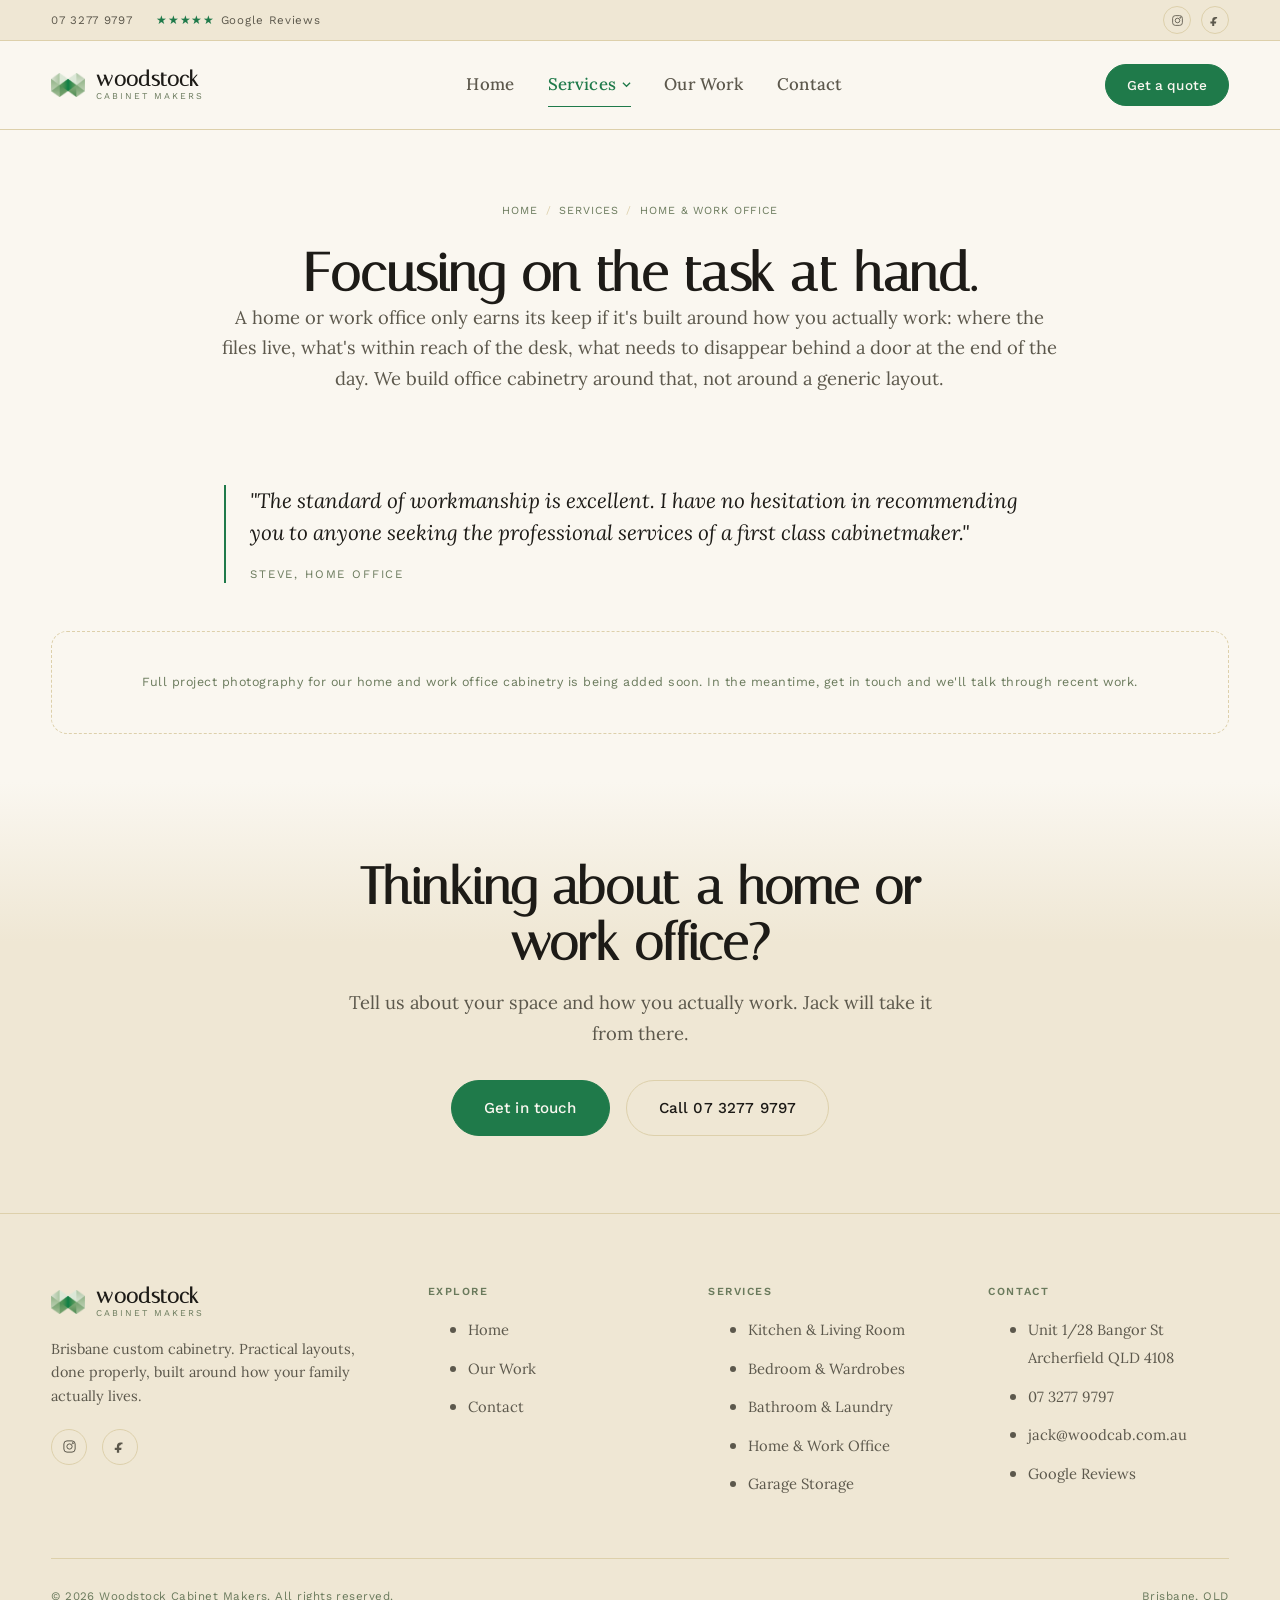
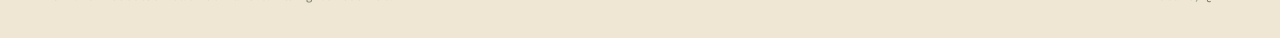
<file: services/home-and-work-office.html>
<!DOCTYPE html>
<html lang="en-AU">
<head>
<meta charset="UTF-8">
<meta name="viewport" content="width=device-width, initial-scale=1">
<title>Home &amp; Work Office Cabinetry | Woodstock Cabinet Makers</title>
<meta name="description" content="Custom home and work office cabinetry in Brisbane, designed around how you actually work, built by Jack Vorgias and the Woodstock team.">
<link rel="canonical" href="https://woodstockcabinetmakers.com.au/services/home-and-work-office.html">
<link rel="icon" type="image/png" href="../assets/img/favicon-32.png">
<link rel="apple-touch-icon" href="../assets/img/apple-touch-icon.png">
<link rel="preconnect" href="https://fonts.googleapis.com">
<link rel="preconnect" href="https://fonts.gstatic.com" crossorigin>
<link href="https://fonts.googleapis.com/css2?family=Italiana&family=Lora:ital,wght@0,400..700;1,400..700&family=Work+Sans:wght@400;500;600;700&display=swap" rel="stylesheet">
<link rel="stylesheet" href="../assets/css/style.css?v=20261118">
</head>
<body>
<a class="skip-link" href="#main">Skip to content</a>

<div class="topbar">
  <div class="wrap">
    <div class="topbar__left">
      <a href="tel:0732779797">07 3277 9797</a>
      <a class="rating-strip" href="https://www.google.com/maps/place/Woodstock+Cabinet+Makers/@-27.5634743,153.0142941,17z/data=!4m8!3m7!1s0x6b9145591df55ee5:0x283b90e0700622cd!8m2!3d-27.5634743!4d153.016869!9m1!1b1!16s%2Fg%2F1tf2xzjl" target="_blank" rel="noopener"><span class="stars">★★★★★</span><span class="rating-label">Google Reviews</span></a>
    </div>
    <div class="topbar__socials">
      <a href="https://www.instagram.com/woodstockcabinetmakers" target="_blank" rel="noopener" aria-label="Instagram"><svg viewBox="0 0 24 24" fill="none" stroke="currentColor" stroke-width="1.6" aria-hidden="true"><rect x="3" y="3" width="18" height="18" rx="5"/><circle cx="12" cy="12" r="4.2"/><circle cx="17.3" cy="6.7" r="1"/></svg></a>
      <a href="https://www.facebook.com/woodstockcabinetmakers" target="_blank" rel="noopener" aria-label="Facebook"><svg viewBox="0 0 24 24" fill="currentColor" aria-hidden="true"><path d="M14.5 8.5h2.3V5.7c-.4-.05-1.77-.17-3.37-.17-3.34 0-5.63 2.1-5.63 5.96v2.51H4.4V17.4h3.4V22h3.68v-4.6h3.26l.52-3.4h-3.78v-2.04c0-.98.27-1.46 1.72-1.46z"/></svg></a>
    </div>
  </div>
</div>

<header class="site-nav">
  <nav class="wrap" aria-label="Primary">
    <a class="logo" href="../index.html"><img class="logo__mark" src="../assets/img/logo-icon.png" alt="" width="34" height="24"><span class="logo__word"><strong>woodstock</strong><span>Cabinet Makers</span></span></a>
    <ul class="site-nav__links">
      <li><a class="nav-link" href="../index.html">Home</a></li>
      <li class="has-dropdown">
        <a class="nav-link" href="index.html" aria-current="page">Services <svg class="nav-caret" viewBox="0 0 10 6" fill="none" stroke="currentColor" stroke-width="1.4" aria-hidden="true"><path d="M1 1l4 4 4-4"/></svg></a>
        <div class="dropdown">
          <a href="kitchen-and-living-room.html">Kitchen &amp; Living Room<small>Loving on the Heart of the Home</small></a>
          <a href="bedroom-and-wardrobes.html">Bedroom &amp; Wardrobes<small>Let your Mind, Body and Soul Rejuvenate</small></a>
          <a href="bathroom-and-laundry.html">Bathroom &amp; Laundry<small>Seamless from Beginning to End</small></a>
          <a href="home-and-work-office.html">Home &amp; Work Office<small>Focusing on the Task at Hand</small></a>
          <a href="garage-storage.html">Garage Storage<small>Built for how you actually use it</small></a>
        </div>
      </li>
      <li><a class="nav-link" href="../projects/index.html">Our Work</a></li>
      <li><a class="nav-link" href="../index.html#contact">Contact</a></li>
    </ul>
    <div class="site-nav__cta">
      <a class="btn btn--solid btn--sm" href="../index.html#contact">Get a quote</a>
      <button class="nav-toggle" aria-label="Toggle menu" aria-expanded="false"><span></span><span></span><span></span></button>
    </div>
  </nav>
</header>

<main id="main">
  <div class="page-header page-header--center wrap">
    <p class="breadcrumbs"><a href="../index.html">Home</a><span>/</span><a href="kitchen-and-living-room.html">Services</a><span>/</span>Home &amp; Work Office</p>
    <h1>Focusing on the task at hand.</h1>
    <p class="lede">A home or work office only earns its keep if it's built around how you actually work: where the files live, what's within reach of the desk, what needs to disappear behind a door at the end of the day. We build office cabinetry around that, not around a generic layout.</p>
  </div>

  <div class="section section--tight">
    <div class="wrap">
      <blockquote class="quote" style="max-width:40em;margin:0 auto;">
        <p>"The standard of workmanship is excellent. I have no hesitation in recommending you to anyone seeking the professional services of a first class cabinetmaker."</p>
        <cite>Steve, Home Office</cite>
      </blockquote>
      <p class="fitted-note" style="margin-top:3rem;">Full project photography for our home and work office cabinetry is being added soon. In the meantime, get in touch and we'll talk through recent work.</p>
    </div>
  </div>

  <section class="section cta-band">
    <div class="wrap">
      <h2>Thinking about a home or work office?</h2>
      <p class="lede">Tell us about your space and how you actually work. Jack will take it from there.</p>
      <div class="cta-band__actions">
        <a class="btn btn--solid" href="../index.html#contact">Get in touch</a>
        <a class="btn btn--ghost" href="tel:0732779797">Call 07 3277 9797</a>
      </div>
    </div>
  </section>
</main>

<footer class="site-footer">
  <div class="wrap">
    <div class="footer-grid">
      <div class="footer-col footer-brand">
        <a class="logo" href="../index.html"><img class="logo__mark" src="../assets/img/logo-icon.png" alt="" width="34" height="24"><span class="logo__word"><strong>woodstock</strong><span>Cabinet Makers</span></span></a>
        <p>Brisbane custom cabinetry. Practical layouts, done properly, built around how your family actually lives.</p>
        <div class="footer-socials">
          <a href="https://www.instagram.com/woodstockcabinetmakers" target="_blank" rel="noopener" aria-label="Instagram"><svg viewBox="0 0 24 24" fill="none" stroke="currentColor" stroke-width="1.6" aria-hidden="true"><rect x="3" y="3" width="18" height="18" rx="5"/><circle cx="12" cy="12" r="4.2"/><circle cx="17.3" cy="6.7" r="1"/></svg></a>
          <a href="https://www.facebook.com/woodstockcabinetmakers" target="_blank" rel="noopener" aria-label="Facebook"><svg viewBox="0 0 24 24" fill="currentColor" aria-hidden="true"><path d="M14.5 8.5h2.3V5.7c-.4-.05-1.77-.17-3.37-.17-3.34 0-5.63 2.1-5.63 5.96v2.51H4.4V17.4h3.4V22h3.68v-4.6h3.26l.52-3.4h-3.78v-2.04c0-.98.27-1.46 1.72-1.46z"/></svg></a>
        </div>
      </div>
      <div class="footer-col"><h4>Explore</h4><ul><li><a href="../index.html">Home</a></li><li><a href="../projects/index.html">Our Work</a></li><li><a href="../index.html#contact">Contact</a></li></ul></div>
      <div class="footer-col"><h4>Services</h4><ul>
        <li><a href="kitchen-and-living-room.html">Kitchen &amp; Living Room</a></li>
        <li><a href="bedroom-and-wardrobes.html">Bedroom &amp; Wardrobes</a></li>
        <li><a href="bathroom-and-laundry.html">Bathroom &amp; Laundry</a></li>
        <li><a href="home-and-work-office.html">Home &amp; Work Office</a></li>
        <li><a href="garage-storage.html">Garage Storage</a></li>
      </ul></div>
      <div class="footer-col"><h4>Contact</h4><ul>
        <li><a href="https://www.google.com/maps/place/Woodstock+Cabinet+Makers/@-27.5634743,153.0142941,17z/data=!4m8!3m7!1s0x6b9145591df55ee5:0x283b90e0700622cd!8m2!3d-27.5634743!4d153.016869!9m1!1b1!16s%2Fg%2F1tf2xzjl" target="_blank" rel="noopener">Unit 1/28 Bangor St<br>Archerfield QLD 4108</a></li>
        <li><a href="tel:0732779797">07 3277 9797</a></li>
        <li><a href="mailto:jack@woodcab.com.au">jack@woodcab.com.au</a></li>
        <li><a href="https://www.google.com/maps/place/Woodstock+Cabinet+Makers/@-27.5634743,153.0142941,17z/data=!4m8!3m7!1s0x6b9145591df55ee5:0x283b90e0700622cd!8m2!3d-27.5634743!4d153.016869!9m1!1b1!16s%2Fg%2F1tf2xzjl" target="_blank" rel="noopener">Google Reviews</a></li>
      </ul></div>
    </div>
    <div class="footer-bottom"><span>&copy; <span id="year">2026</span> Woodstock Cabinet Makers. All rights reserved.</span><span>Brisbane, QLD</span></div>
  </div>
</footer>

<script src="../assets/js/main.js?v=20261118"></script>
<script>document.getElementById('year').textContent = new Date().getFullYear();</script>
</body>
</html>
</file>
<file: assets/css/style.css>
/* ==========================================================================
   Woodstock Cabinet Makers — Design System
   Palette, type and components per Brand & Visual Guidelines (Aug 2026).
   Light/cream theme.
   ========================================================================== */

:root {
  --ink: #1d1b17;
  --ink-dim: #5c584c;
  --cream: #faf7f0;
  --cream-deep: #efe7d4;
  --panel: #ffffff;
  --woodstock-green: #1f7a4a;
  --woodstock-green-light: #2f9a60;
  --label: #6a7a5c;
  --hairline: #ddd0ab;

  --font-display: "Italiana", serif;
  --font-body: "Lora", serif;
  --font-label: "Work Sans", sans-serif;

  --gutter: clamp(1.25rem, 4vw, 3.5rem);
  --max-width: 1320px;
  --nav-height: 88px;
  --radius: 16px;
  --radius-sm: 10px;
  --radius-pill: 999px;
  --shadow-sm: 0 8px 20px rgba(29,27,23,0.08);
  --shadow-md: 0 20px 44px rgba(29,27,23,0.12);
  --shadow-green: 0 14px 32px rgba(31,122,74,0.3);
  --ease: cubic-bezier(0.22, 1, 0.36, 1);
}

/* ---- Reset ---- */
*, *::before, *::after { box-sizing: border-box; }
html { scroll-behavior: smooth; }
body, h1, h2, h3, h4, p, figure, blockquote, dl, dd { margin: 0; }
ul[class], ol[class] { list-style: none; margin: 0; padding: 0; }
img, picture, svg { display: block; max-width: 100%; }
a { color: inherit; text-decoration: none; }
button { font: inherit; color: inherit; background: none; border: 0; cursor: pointer; }
input, textarea, select { font: inherit; color: inherit; }

body {
  background: var(--cream);
  color: var(--ink-dim);
  font-family: var(--font-body);
  font-size: 17px;
  line-height: 1.65;
  -webkit-font-smoothing: antialiased;
  min-height: 100vh;
}

::selection { background: var(--woodstock-green); color: var(--cream); }

.visually-hidden {
  position: absolute; width: 1px; height: 1px; margin: -1px; padding: 0;
  overflow: hidden; clip: rect(0,0,0,0); white-space: nowrap; border: 0;
}

a:focus-visible, button:focus-visible, input:focus-visible, textarea:focus-visible, select:focus-visible {
  outline: 2px solid var(--woodstock-green);
  outline-offset: 3px;
}

.skip-link {
  position: absolute; left: 1rem; top: -4rem; z-index: 1000;
  background: var(--woodstock-green); color: var(--cream);
  padding: 0.75rem 1.25rem; transition: top 0.2s var(--ease);
}
.skip-link:focus { top: 1rem; }

/* ---- Typography ---- */
h1, h2, h3, h4 { font-family: var(--font-display); font-weight: 700; color: var(--ink); line-height: 1.1; letter-spacing: 0.01em; }
h1 { font-size: clamp(2.6rem, 6vw, 5rem); }
h2 { font-size: clamp(2rem, 4.2vw, 3.2rem); }
h3 { font-size: clamp(1.4rem, 2.4vw, 1.9rem); }
h4 { font-size: 1.25rem; }

.lede { font-size: 1.15rem; color: var(--ink-dim); max-width: 46em; }

blockquote.quote {
  font-family: var(--font-body);
  font-style: italic;
  font-size: 1.3rem;
  color: var(--ink);
  line-height: 1.55;
  border-left: 2px solid var(--woodstock-green);
  padding-left: 1.5rem;
}
blockquote.quote cite {
  display: block;
  margin-top: 1rem;
  font-family: var(--font-label);
  font-style: normal;
  font-size: 0.72rem;
  letter-spacing: 0.16em;
  text-transform: uppercase;
  color: var(--label);
}

.hairline { border: 0; border-top: 1px solid var(--hairline); margin: 0; }

/* ---- Layout helpers ---- */
.wrap { max-width: var(--max-width); margin-inline: auto; padding-inline: var(--gutter); }
.section { padding-block: clamp(2.5rem, 6vw, 5rem); }
.section--tight { padding-block: clamp(1.75rem, 4vw, 3rem); }
.section--dark { background: var(--cream-deep); }
.section-head { max-width: 42em; margin-bottom: clamp(1.5rem, 3.5vw, 2.5rem); }
.section-head p { margin-top: 1rem; }
.section-head h2 { position: relative; padding-bottom: 1.1rem; }
.section-head h2::after {
  content: "";
  position: absolute; left: 0; bottom: 0;
  width: 56px; height: 2px;
  background: var(--woodstock-green);
  transform: scaleX(0);
  transform-origin: left;
  transition: transform 0.7s var(--ease) 0.15s;
}
.section-head.reveal-visible h2::after { transform: scaleX(1); }
.contact .section-head h2::after { left: 50%; }
.contact .section-head.reveal-visible h2::after { transform: translateX(-50%) scaleX(1); }

.btn {
  display: inline-flex;
  align-items: center;
  gap: 0.6rem;
  font-family: var(--font-label);
  font-size: 0.95rem;
  font-weight: 500;
  letter-spacing: 0.01em;
  padding: 0.9rem 2rem;
  border: 1px solid var(--woodstock-green);
  border-radius: var(--radius-pill);
  transition: background 0.25s var(--ease), color 0.25s var(--ease), border-color 0.25s var(--ease), transform 0.25s var(--ease), box-shadow 0.25s var(--ease);
  white-space: nowrap;
}
.btn--solid { background: var(--woodstock-green); color: var(--cream); }
.btn--solid:hover { background: var(--woodstock-green-light); border-color: var(--woodstock-green-light); transform: translateY(-2px); box-shadow: var(--shadow-green); }
.btn--ghost { color: var(--ink); border-color: var(--hairline); }
.btn--ghost:hover { border-color: var(--woodstock-green); color: var(--woodstock-green); background: rgba(31,122,74,0.06); transform: translateY(-2px); box-shadow: var(--shadow-sm); }
.btn:active { transform: translateY(0) scale(0.97); }
.btn--sm { padding: 0.55rem 1.3rem; font-size: 0.85rem; }

.img-frame {
  position: relative;
  overflow: hidden;
  border-radius: var(--radius);
  background: var(--cream-deep);
}
.img-frame img { width: 100%; height: 100%; object-fit: cover; display: block; transition: transform 0.6s var(--ease); }
.img-frame::after {
  content: "";
  position: absolute; inset: 0;
  background: linear-gradient(180deg, rgba(11,11,10,0) 55%, rgba(11,11,10,0.55) 100%);
  opacity: 0;
  transition: opacity 0.4s var(--ease);
  pointer-events: none;
}
a:hover > .img-frame::after, .project-card:hover .img-frame::after { opacity: 1; }

/* ==========================================================================
   Logo
   ========================================================================== */
.logo { display: inline-flex; align-items: center; gap: 0.7rem; }
.logo__mark { width: 34px; height: auto; flex-shrink: 0; transition: transform 0.35s var(--ease); }
.logo:hover .logo__mark { transform: rotate(-8deg) scale(1.08); }
.logo__word { display: flex; flex-direction: column; line-height: 1; }
.logo__word strong {
  font-family: var(--font-display);
  font-size: 1.3rem;
  color: var(--ink);
  letter-spacing: 0.01em;
}
.logo__word span {
  font-family: var(--font-label);
  font-size: 0.56rem;
  letter-spacing: 0.22em;
  text-transform: uppercase;
  color: var(--label);
  margin-top: 2px;
}

/* ==========================================================================
   Top utility strip + floating nav
   ========================================================================== */
.topbar {
  background: var(--cream-deep);
  border-bottom: 1px solid var(--hairline);
  font-family: var(--font-label);
  font-size: 0.72rem;
  letter-spacing: 0.06em;
  transition: background 0.3s var(--ease), border-color 0.3s var(--ease);
}
.topbar .wrap {
  display: flex;
  align-items: center;
  justify-content: space-between;
  min-height: 40px;
  flex-wrap: wrap;
  gap: 0.5rem 1.5rem;
}
.topbar__left { display: flex; align-items: center; gap: 1.5rem; }
.topbar a[href^="tel:"] { color: var(--ink-dim); transition: color 0.2s var(--ease); }
.topbar a[href^="tel:"]:hover { color: var(--woodstock-green); }
.rating-strip { display: inline-flex; align-items: center; gap: 0.4rem; color: var(--ink-dim); }
.rating-strip .stars { color: var(--woodstock-green); letter-spacing: 0.05em; }
.topbar__socials { display: flex; align-items: center; gap: 0.6rem; }
.topbar__socials a {
  width: 28px; height: 28px; border-radius: 50%;
  border: 1px solid var(--hairline);
  display: flex; align-items: center; justify-content: center;
  color: var(--ink-dim);
  transition: border-color 0.2s var(--ease), color 0.2s var(--ease), transform 0.2s var(--ease);
}
.topbar__socials a:hover { border-color: var(--woodstock-green); color: var(--woodstock-green); transform: translateY(-2px) scale(1.06); }
.topbar__socials svg { width: 13px; height: 13px; }

.site-nav {
  position: sticky;
  top: 0;
  z-index: 500;
  background: rgba(250, 247, 240, 0.92);
  backdrop-filter: blur(10px);
  border-bottom: 1px solid var(--hairline);
  transition: transform 0.3s var(--ease), background 0.3s var(--ease), border-color 0.3s var(--ease), backdrop-filter 0.3s var(--ease);
}

/* Floating transparent header over the homepage hero (per brand inspiration:
   dankitchens.com.au / cornishcabinet.com) — scoped to pages that have a
   .hero section, so every other page's header is untouched. While floating
   over the photo, text/icons stay light for contrast against any image;
   once scrolled (or once there's a solid background) they switch back to
   the site's normal dark-ink-on-cream. */
@media (min-width: 861px) {
  body:has(.hero) .topbar,
  body:has(.hero) .site-nav {
    position: fixed;
    left: 0;
    right: 0;
    border-bottom-color: transparent;
  }
  body:has(.hero) .topbar {
    top: 0; z-index: 501;
    background: linear-gradient(180deg, rgba(10,9,7,0.55) 0%, rgba(10,9,7,0.3) 100%);
  }
  body:has(.hero) .site-nav {
    top: 40px; backdrop-filter: none;
    background: linear-gradient(180deg, rgba(10,9,7,0.32) 0%, rgba(10,9,7,0.02) 100%);
  }
  body:has(.hero) .topbar a[href^="tel:"],
  body:has(.hero) .rating-strip,
  body:has(.hero) .topbar__socials a,
  body:has(.hero) .site-nav__links a.nav-link,
  body:has(.hero) .logo__word strong,
  body:has(.hero) .logo__word span {
    color: var(--cream);
  }
  body:has(.hero) .topbar__socials a { border-color: rgba(250,247,240,0.4); }
  body:has(.hero) .site-nav__links a.nav-link::after { background: var(--cream); }

  body:has(.hero).is-scrolled .topbar {
    background: var(--cream-deep);
    border-bottom-color: var(--hairline);
  }
  body:has(.hero).is-scrolled .site-nav {
    background: rgba(250, 247, 240, 0.92);
    backdrop-filter: blur(10px);
    border-bottom-color: var(--hairline);
  }
  body:has(.hero).is-scrolled .topbar a[href^="tel:"],
  body:has(.hero).is-scrolled .rating-strip,
  body:has(.hero).is-scrolled .topbar__socials a,
  body:has(.hero).is-scrolled .site-nav__links a.nav-link,
  body:has(.hero).is-scrolled .logo__word span {
    color: var(--ink-dim);
  }
  body:has(.hero).is-scrolled .logo__word strong { color: var(--ink); }
  body:has(.hero).is-scrolled .site-nav__links a.nav-link::after { background: var(--woodstock-green); }
  /* Clear the floating 128px-tall header before the centered hero copy starts */
  body:has(.hero) .hero__content { padding-top: calc(128px + 2.5rem); }
}
.site-nav .wrap {
  display: flex;
  align-items: center;
  justify-content: space-between;
  min-height: var(--nav-height);
}
.site-nav__links { display: flex; align-items: center; gap: 2.1rem; }
.site-nav__links > li { position: relative; }
.site-nav__links a.nav-link {
  position: relative;
  font-family: var(--font-body);
  font-size: 1.05rem;
  font-weight: 500;
  letter-spacing: 0.01em;
  color: var(--ink-dim);
  padding: 0.5rem 0;
  display: inline-flex;
  align-items: center;
  gap: 0.35rem;
  transition: color 0.25s var(--ease);
}
.site-nav__links a.nav-link::after {
  content: "";
  position: absolute;
  left: 0;
  bottom: 0;
  width: 100%;
  height: 1px;
  background: var(--woodstock-green);
  transform: scaleX(0);
  transform-origin: left;
  transition: transform 0.3s var(--ease);
}
.site-nav__links a.nav-link:hover,
.site-nav__links li.has-dropdown:hover a.nav-link,
.site-nav__links a.nav-link[aria-current="page"] { color: var(--ink); }
.site-nav__links a.nav-link[aria-current="page"] { color: var(--woodstock-green); }
.site-nav__links a.nav-link:hover::after,
.site-nav__links a.nav-link[aria-current="page"]::after { transform: scaleX(1); }
.nav-caret { width: 9px; height: 9px; transition: transform 0.2s var(--ease); }
.has-dropdown:hover .nav-caret,
.has-dropdown:focus-within .nav-caret { transform: rotate(180deg); }

.dropdown {
  position: absolute;
  top: 100%;
  left: 50%;
  transform: translate(-50%, 8px);
  min-width: 300px;
  background: var(--panel);
  border: 1px solid var(--hairline);
  border-radius: var(--radius-sm);
  box-shadow: var(--shadow-md);
  padding: 0.6rem;
  opacity: 0;
  visibility: hidden;
  transition: opacity 0.2s var(--ease), transform 0.2s var(--ease);
}
.has-dropdown:hover .dropdown,
.has-dropdown:focus-within .dropdown {
  opacity: 1;
  visibility: visible;
  transform: translate(-50%, 0);
}
.dropdown a {
  display: block;
  padding: 0.7rem 0.9rem;
  font-family: var(--font-body);
  font-size: 0.95rem;
  color: var(--ink-dim);
  border-radius: var(--radius-sm);
}
.dropdown a:hover { background: rgba(31,122,74,0.07); color: var(--ink); }
.dropdown a small {
  display: block;
  font-family: var(--font-label);
  font-size: 0.65rem;
  letter-spacing: 0.1em;
  text-transform: uppercase;
  color: var(--label);
  margin-top: 2px;
}

.site-nav__cta { display: flex; align-items: center; gap: 1.2rem; }
.nav-toggle { display: none; flex-direction: column; gap: 5px; padding: 0.4rem; }
.nav-toggle span { width: 24px; height: 1.5px; background: var(--ink); transition: transform 0.25s var(--ease), opacity 0.25s var(--ease); }

/* ==========================================================================
   Motion — hero entrance + scroll reveal (progressive enhancement, JS-driven)
   ========================================================================== */
@keyframes fadeUp {
  from { opacity: 0; transform: translateY(22px); }
  to { opacity: 1; transform: translateY(0); }
}
.hero__content > h1,
.hero__content > .lede,
.hero__content > .hero__actions {
  opacity: 0;
  animation: fadeUp 0.9s var(--ease) forwards;
}
.hero__content > h1 { animation-delay: 0.1s; }
.hero__content > .lede { animation-delay: 0.26s; }
.hero__content > .hero__actions { animation-delay: 0.42s; }

.reveal-init { opacity: 0; transform: translateY(26px); transition: opacity 0.75s var(--ease), transform 0.75s var(--ease); }
.reveal-visible { opacity: 1; transform: translateY(0); }

@media (prefers-reduced-motion: reduce) {
  .hero__content > h1, .hero__content > .lede, .hero__content > .hero__actions { animation: none; opacity: 1; }
  .reveal-init { opacity: 1; transform: none; transition: none; }
}

.site-nav.is-scrolled { box-shadow: var(--shadow-sm); }

/* ==========================================================================
   Hero
   ========================================================================== */
.hero {
  position: relative;
  min-height: min(94vh, 880px);
  display: flex;
  align-items: center;
  justify-content: center;
  overflow: hidden;
}
.hero__media { position: absolute; inset: 0; z-index: 0; }
.hero__media img {
  width: 100%; height: 100%; object-fit: cover;
  filter: saturate(1.1) contrast(1.04) brightness(1.02);
  animation: heroZoom 22s var(--ease) infinite alternate;
}
@keyframes heroZoom {
  from { transform: scale(1); }
  to { transform: scale(1.08); }
}
/* The photo itself dissolves into the page's cream background at the
   bottom, so the reviews section below reads as a continuation of the
   hero rather than a separate block. Kept light up top too — the real
   project photo should read as vibrant, not moody — just enough for the
   centered text to stay legible. */
.hero__scrim {
  position: absolute; inset: 0;
  background: linear-gradient(180deg,
    rgba(20,18,14,0.32) 0%,
    rgba(20,18,14,0.22) 35%,
    rgba(20,18,14,0.12) 55%,
    var(--cream) 100%);
}
.hero__content {
  position: relative;
  z-index: 1;
  width: 100%;
  max-width: 48em;
  margin-inline: auto;
  text-align: center;
  padding-block: clamp(3rem, 8vw, 5rem);
}
.hero h1 { max-width: 16em; margin-inline: auto; margin-bottom: 1.5rem; color: var(--cream); text-shadow: 0 4px 30px rgba(0,0,0,0.5), 0 2px 10px rgba(0,0,0,0.4); }
.hero__highlight {
  white-space: nowrap;
  font-family: var(--font-body);
  font-style: italic;
  font-weight: 700;
  color: #e3cf9a;
}
.hero__content .lede { font-size: 1.2rem; margin-inline: auto; margin-bottom: 2.2rem; color: var(--cream); text-shadow: 0 2px 16px rgba(0,0,0,0.55); }
.hero__actions { display: flex; gap: 1rem; flex-wrap: wrap; justify-content: center; }
/* A glass backing (not just a border) so this stays legible whether it's
   sitting on the photo or in the fade-to-cream zone near the bottom. */
.hero .btn--ghost {
  color: var(--cream);
  border-color: rgba(250,247,240,0.55);
  background: rgba(20,18,14,0.3);
  backdrop-filter: blur(6px);
}
.hero .btn--ghost:hover { border-color: var(--cream); color: var(--cream); background: rgba(20,18,14,0.45); }

@media (prefers-reduced-motion: reduce) {
  .hero__media img { animation: none; }
}

/* ==========================================================================
   Reviews strip
   ========================================================================== */
.reviews { text-align: center; padding-top: 0; }
.reviews__summary { display: flex; flex-direction: column; align-items: center; gap: 0.6rem; margin-bottom: 2.75rem; }
.reviews__google { display: flex; align-items: center; gap: 0.6rem; }
.reviews__google svg { width: 22px; height: 22px; }
.reviews__badge {
  font-family: var(--font-label);
  font-size: 0.8rem;
  font-weight: 700;
  letter-spacing: 0.1em;
  color: var(--ink);
}
.reviews__stars { color: var(--woodstock-green); font-size: 1.3rem; letter-spacing: 0.15em; }
.reviews__count { font-family: var(--font-label); font-size: 0.75rem; letter-spacing: 0.08em; color: var(--label); }
.reviews__status { font-family: var(--font-label); font-size: 0.7rem; letter-spacing: 0.06em; color: var(--label); margin-top: 0.3rem; }

.review-track {
  display: flex;
  gap: 1.25rem;
  overflow-x: auto;
  scroll-snap-type: x mandatory;
  padding-block: 0.5rem 1rem;
  margin: 0 calc(var(--gutter) * -1);
  padding-inline: var(--gutter);
  scrollbar-width: thin;
  scrollbar-color: var(--hairline) transparent;
}
.review-card {
  scroll-snap-align: start;
  flex: 0 0 min(340px, 84vw);
  background: var(--panel);
  border: 1px solid var(--hairline);
  border-radius: var(--radius);
  padding: 1.75rem;
  text-align: left;
  display: flex;
  flex-direction: column;
  gap: 1rem;
  transition: transform 0.3s var(--ease), box-shadow 0.3s var(--ease), border-color 0.3s var(--ease);
}
.review-card:hover { transform: translateY(-6px); box-shadow: var(--shadow-md); border-color: var(--woodstock-green); }
.review-card__stars { color: var(--woodstock-green); letter-spacing: 0.1em; font-size: 0.95rem; }
.review-card p { color: var(--ink-dim); font-size: 0.98rem; }
.review-card__who { display: flex; align-items: center; gap: 0.75rem; margin-top: auto; }
.review-card__avatar {
  flex-shrink: 0; width: 40px; height: 40px; border-radius: 50%;
  background: var(--woodstock-green); color: var(--cream);
  display: flex; align-items: center; justify-content: center;
  font-family: var(--font-label); font-size: 0.85rem; font-weight: 700;
}
.review-card__who-text { font-family: var(--font-label); font-size: 0.72rem; letter-spacing: 0.08em; text-transform: uppercase; color: var(--label); }
.review-card__who-text strong { color: var(--ink); display: block; font-family: var(--font-body); font-style: normal; text-transform: none; letter-spacing: 0; font-size: 0.95rem; margin-bottom: 0.15rem; }
.reviews__footer-link { display: inline-block; margin-top: 2.25rem; }

/* ==========================================================================
   Projects band
   ========================================================================== */
/* Soft-edged, not a hard colour cut — fades in from the reviews section
   above and back out to the contact section below. */
.projects-band {
  background: linear-gradient(180deg,
    var(--cream) 0,
    var(--cream-deep) 160px,
    var(--cream-deep) calc(100% - 160px),
    var(--cream) 100%);
}
.projects-band .section-head { display: flex; align-items: flex-end; justify-content: space-between; gap: 2rem; flex-wrap: wrap; margin-bottom: 0; }

/* Round carousel nav arrows, shared by the reviews and projects tracks */
.track-nav { display: flex; gap: 0.75rem; flex-shrink: 0; }
.track-nav__btn {
  width: 44px; height: 44px; border-radius: 50%;
  border: 1px solid var(--hairline); color: var(--ink-dim);
  display: flex; align-items: center; justify-content: center;
  transition: border-color 0.2s var(--ease), color 0.2s var(--ease), transform 0.2s var(--ease), background 0.2s var(--ease);
}
.track-nav__btn:hover { border-color: var(--woodstock-green); color: var(--woodstock-green); background: rgba(31,122,74,0.07); transform: translateY(-2px); }
.track-nav__btn:active { transform: translateY(0) scale(0.94); }
.track-nav__btn svg { width: 17px; height: 17px; }
.project-track {
  display: flex;
  gap: 1.5rem;
  overflow-x: auto;
  scroll-snap-type: x mandatory;
  margin: 0 calc(var(--gutter) * -1);
  padding-inline: var(--gutter);
  padding-bottom: 1rem;
  scrollbar-width: thin;
  scrollbar-color: var(--hairline) transparent;
}
.project-card {
  scroll-snap-align: start;
  flex: 0 0 min(380px, 80vw);
  display: block;
  text-decoration: none;
  transition: transform 0.35s var(--ease);
}
.project-card:hover { transform: translateY(-6px); }
.project-card .img-frame { aspect-ratio: 4 / 5; margin-bottom: 0; box-shadow: var(--shadow-sm); transition: box-shadow 0.35s var(--ease); }
.project-card:hover .img-frame { box-shadow: var(--shadow-md); }
.project-card:hover .img-frame img { transform: scale(1.06); }
.project-card__tag {
  position: absolute; left: 1rem; top: 1rem; z-index: 2;
  font-family: var(--font-label); font-size: 0.62rem; letter-spacing: 0.14em; text-transform: uppercase;
  color: var(--cream); background: rgba(11,11,10,0.55); border: 1px solid rgba(250,247,240,0.3);
  border-radius: var(--radius-pill); padding: 0.35rem 0.8rem;
}

/* Overlay content — title/blurb sit directly on the photo, legible via an
   always-on gradient scrim that deepens on hover. Stays dark-on-photo
   regardless of site theme, same as the hero. */
.project-card__overlay {
  position: absolute; inset: 0; z-index: 1;
  display: flex; flex-direction: column; justify-content: flex-end;
  padding: 1.5rem;
  background: linear-gradient(180deg, rgba(11,11,10,0) 45%, rgba(11,11,10,0.9) 100%);
}
.project-card h3 { color: var(--cream); font-size: 1.4rem; margin-bottom: 0.4rem; transition: color 0.25s var(--ease); }
.project-card:hover h3 { color: var(--woodstock-green-light); }
.project-card__overlay p { color: rgba(250,247,240,0.85); font-size: 0.92rem; margin-bottom: 0.6rem; }
.project-card__link {
  display: inline-flex; align-items: center; gap: 0.5rem;
  font-family: var(--font-label); font-size: 0.68rem; letter-spacing: 0.14em; text-transform: uppercase; color: var(--cream);
  opacity: 0; transform: translateY(6px);
  transition: opacity 0.3s var(--ease), transform 0.3s var(--ease);
}
.project-card:hover .project-card__link { opacity: 1; transform: translateY(0); }
.project-card__link svg { width: 13px; height: 13px; transition: transform 0.25s var(--ease); }
.project-card:hover .project-card__link svg { transform: translateX(4px); }

/* Portfolio grid cards keep the link always visible (no hover on touch) */
.project-grid .project-card__link { opacity: 1; transform: none; }

.projects-band__footer { text-align: center; margin-top: 3rem; }

/* All-projects grid (portfolio page) */
.project-grid {
  display: grid;
  grid-template-columns: repeat(auto-fill, minmax(290px, 1fr));
  gap: 2.25rem;
}
.project-grid .project-card .img-frame { aspect-ratio: 4 / 3; }

/* ==========================================================================
   Floating chat button + panel
   ========================================================================== */
.chat-launcher {
  position: fixed;
  right: clamp(1rem, 4vw, 2.25rem);
  bottom: clamp(1rem, 4vw, 2.25rem);
  z-index: 600;
  width: 60px; height: 60px;
  border-radius: 50%;
  background: var(--woodstock-green);
  color: var(--cream);
  display: flex; align-items: center; justify-content: center;
  box-shadow: 0 10px 30px rgba(29,27,23,0.25);
  transition: transform 0.25s var(--ease), background 0.25s var(--ease);
}
.chat-launcher:hover { background: var(--woodstock-green-light); transform: translateY(-2px); }
.chat-launcher svg { width: 24px; height: 24px; }
.chat-launcher .icon-close { display: none; }
.chat-launcher[aria-expanded="true"] .icon-chat { display: none; }
.chat-launcher[aria-expanded="true"] .icon-close { display: block; }

.chat-panel {
  position: fixed;
  right: clamp(1rem, 4vw, 2.25rem);
  bottom: calc(clamp(1rem, 4vw, 2.25rem) + 76px);
  z-index: 600;
  width: min(340px, calc(100vw - 2rem));
  background: var(--panel);
  border: 1px solid var(--hairline);
  border-radius: var(--radius);
  box-shadow: var(--shadow-md);
  padding: 1.75rem;
  opacity: 0;
  visibility: hidden;
  transform: translateY(12px);
  transition: opacity 0.25s var(--ease), transform 0.25s var(--ease), visibility 0.25s;
}
.chat-panel.is-open { opacity: 1; visibility: visible; transform: translateY(0); }
.chat-panel h3 { font-size: 1.15rem; margin-bottom: 0.3rem; }
.chat-panel p.lede { font-size: 0.88rem; margin-bottom: 1.2rem; }

/* ==========================================================================
   Forms
   ========================================================================== */
.field { margin-bottom: 1.1rem; }
.field label {
  display: block; font-family: var(--font-label); font-size: 0.68rem; letter-spacing: 0.1em; text-transform: uppercase;
  color: var(--label); margin-bottom: 0.45rem;
}
.field input, .field textarea, .field select {
  width: 100%;
  background: var(--cream);
  border: 1px solid var(--hairline);
  border-radius: var(--radius-sm);
  padding: 0.75rem 0.9rem;
  color: var(--ink);
  font-size: 0.95rem;
  transition: border-color 0.2s var(--ease), box-shadow 0.2s var(--ease);
}
.field input:focus, .field textarea:focus, .field select:focus { border-color: var(--woodstock-green); box-shadow: 0 0 0 3px rgba(31,122,74,0.12); }
.field textarea { min-height: 110px; resize: vertical; }
.field--row { display: grid; grid-template-columns: 1fr 1fr; gap: 1rem; }
.form-status { font-family: var(--font-label); font-size: 0.78rem; letter-spacing: 0.04em; margin-top: 1rem; padding: 0.85rem 1rem; border-radius: var(--radius-sm); display: none; }
.form-status.is-visible { display: block; }
.form-status--ok { background: rgba(31,122,74,0.1); border: 1px solid var(--woodstock-green); color: var(--ink); }
.form-status--error { background: rgba(198,83,66,0.08); border: 1px solid #c65342; color: var(--ink); }
.hp-field { position: absolute; left: -9999px; width: 1px; height: 1px; overflow: hidden; }

/* ==========================================================================
   Contact section
   ========================================================================== */
.contact { text-align: center; }
.contact .section-head { margin-inline: auto; text-align: center; }
.contact-info { display: flex; justify-content: center; gap: 2.5rem; flex-wrap: wrap; margin-bottom: 1.75rem; font-family: var(--font-label); font-size: 0.82rem; letter-spacing: 0.04em; color: var(--ink-dim); }
.contact-info a:hover { color: var(--woodstock-green); }
.contact-socials { display: flex; justify-content: center; gap: 1.1rem; margin-bottom: 3rem; }
.contact-socials a {
  width: 42px; height: 42px; border: 1px solid var(--hairline); border-radius: 50%;
  display: flex; align-items: center; justify-content: center; color: var(--ink-dim);
  transition: border-color 0.2s var(--ease), color 0.2s var(--ease), transform 0.2s var(--ease);
}
.contact-socials a:hover { border-color: var(--woodstock-green); color: var(--woodstock-green); transform: translateY(-3px) scale(1.06); }
.contact-socials svg { width: 18px; height: 18px; }
.contact-form { max-width: 640px; margin-inline: auto; text-align: left; }

/* ==========================================================================
   Footer
   ========================================================================== */
.site-footer { background: var(--cream-deep); border-top: 1px solid var(--hairline); padding-block: clamp(3rem, 6vw, 4.5rem) 2rem; }
.footer-grid {
  display: grid;
  grid-template-columns: 1.4fr 1fr 1fr 1fr;
  gap: 2.5rem;
  padding-bottom: 2.75rem;
}
.footer-col h4 {
  font-family: var(--font-label); font-size: 0.68rem; letter-spacing: 0.14em; text-transform: uppercase;
  color: var(--label); font-weight: 600; margin-bottom: 1.1rem;
}
.footer-col p { font-size: 0.92rem; color: var(--ink-dim); }
.footer-col ul li { margin-bottom: 0.65rem; }
.footer-col a { font-size: 0.92rem; color: var(--ink-dim); }
.footer-col a:hover { color: var(--woodstock-green); }
.footer-brand p { margin-top: 1rem; font-size: 0.9rem; max-width: 26em; }
.footer-socials { display: flex; gap: 0.9rem; margin-top: 1.25rem; }
.footer-socials a { width: 36px; height: 36px; border: 1px solid var(--hairline); border-radius: 50%; display: flex; align-items: center; justify-content: center; color: var(--ink-dim); transition: border-color 0.2s var(--ease), color 0.2s var(--ease), transform 0.2s var(--ease); }
.footer-socials a:hover { border-color: var(--woodstock-green); color: var(--woodstock-green); transform: translateY(-3px) scale(1.06); }
.footer-socials svg { width: 15px; height: 15px; }
.footer-bottom {
  display: flex; justify-content: space-between; align-items: center; flex-wrap: wrap; gap: 0.75rem;
  padding-top: 1.75rem; border-top: 1px solid var(--hairline);
  font-family: var(--font-label); font-size: 0.72rem; letter-spacing: 0.04em; color: var(--label);
}
.footer-bottom a { color: var(--label); }
.footer-bottom a:hover { color: var(--woodstock-green); }

/* ==========================================================================
   Inner page headers (services / projects / 404)
   ========================================================================== */
.page-header { padding-block: clamp(2.75rem, 6vw, 4.5rem) clamp(1.75rem, 3.5vw, 2.75rem); }
/* Inner-page titles step down from the hero's full display scale — the
   hero is the one place on the site that should own the biggest type. */
.page-header h1 { font-size: clamp(2rem, 4.2vw, 3.3rem); max-width: 18em; }
.breadcrumbs {
  font-family: var(--font-label); font-size: 0.68rem; letter-spacing: 0.08em; text-transform: uppercase;
  color: var(--label); margin-bottom: 1.5rem; display: flex; gap: 0.5rem; align-items: center; flex-wrap: wrap;
}
.breadcrumbs a:hover { color: var(--woodstock-green); }
.breadcrumbs span { color: var(--hairline); }

/* Service pages specifically — centered header, per request. */
.page-header--center { text-align: center; }
.page-header--center .breadcrumbs { justify-content: center; }
.page-header--center h1 { margin-inline: auto; }
.page-header--center .lede { margin-inline: auto; }
.breadcrumbs a:hover { color: var(--woodstock-green); }
.breadcrumbs span { color: var(--hairline); }

.service-grid { display: grid; grid-template-columns: repeat(auto-fill, minmax(280px, 1fr)); gap: 2rem; }
.service-card {
  background: var(--panel);
  border: 1px solid var(--hairline); border-radius: var(--radius); padding: 2rem;
  display: flex; flex-direction: column; gap: 0.6rem;
  transition: border-color 0.25s var(--ease), transform 0.3s var(--ease), box-shadow 0.3s var(--ease);
}
.service-card:hover { border-color: var(--woodstock-green); transform: translateY(-5px); box-shadow: var(--shadow-sm); }
.service-card h3 { font-size: 1.3rem; }
.service-card p { font-size: 0.94rem; color: var(--ink-dim); }
.service-card .project-card__link { margin-top: auto; opacity: 1; transform: none; }

/* Services hub — a full-width vertical list of individual cards, not a grid. */
.service-list { display: flex; flex-direction: column; gap: 1rem; }
.service-list__item {
  display: flex; align-items: center; justify-content: space-between; gap: 1.5rem;
  padding: 2rem 2.25rem;
  background: var(--panel);
  border: 1px solid var(--hairline);
  border-radius: var(--radius);
  transition: background 0.25s var(--ease), border-color 0.25s var(--ease), transform 0.25s var(--ease), box-shadow 0.25s var(--ease);
}
.service-list__item:hover {
  background: rgba(31,122,74,0.08);
  border-color: var(--woodstock-green);
  transform: translateY(-3px);
  box-shadow: var(--shadow-sm);
}
.service-list__text { display: flex; flex-direction: column; gap: 0.5rem; }
.service-list__text strong { font-family: var(--font-display); font-size: clamp(1.4rem, 2.6vw, 1.9rem); font-weight: 700; color: var(--ink); line-height: 1.1; transition: color 0.25s var(--ease); }
.service-list__item:hover .service-list__text strong { color: var(--woodstock-green); }
.service-list__text span { font-family: var(--font-label); font-size: 0.74rem; letter-spacing: 0.1em; text-transform: uppercase; color: var(--label); }
.service-list__arrow {
  flex-shrink: 0; width: 44px; height: 44px; border-radius: 50%;
  border: 1px solid var(--hairline); color: var(--ink-dim);
  display: flex; align-items: center; justify-content: center;
  transition: background 0.25s var(--ease), border-color 0.25s var(--ease), color 0.25s var(--ease), transform 0.25s var(--ease);
}
.service-list__arrow svg { width: 18px; height: 18px; }
.service-list__item:hover .service-list__arrow { background: var(--woodstock-green); border-color: var(--woodstock-green); color: var(--cream); transform: translateX(4px); }

@media (max-width: 560px) {
  .service-list__item { padding: 1.5rem; }
}

.fitted-note { color: var(--label); font-family: var(--font-label); font-size: 0.78rem; letter-spacing: 0.04em; text-align: center; padding: 2.5rem 0; border: 1px dashed var(--hairline); border-radius: var(--radius); }

.two-col { display: grid; grid-template-columns: 1.1fr 0.9fr; gap: clamp(2rem, 5vw, 4rem); align-items: start; }
.two-col .img-frame { aspect-ratio: 4 / 5; }

/* Room gallery — a plain captioned photo grid (not the dense masonry
   .gallery-grid used on project pages), for service pages where every
   photo needs a short visible description underneath it. Shares the
   lightbox wiring with .gallery-grid (see main.js). */
.room-gallery { display: grid; grid-template-columns: repeat(auto-fill, minmax(260px, 1fr)); gap: 1.75rem 1.5rem; margin-top: 3rem; width: 100%; text-align: left; }
.room-gallery__item { display: block; width: 100%; cursor: zoom-in; }
.room-gallery__item .img-frame { aspect-ratio: 4 / 3; margin-bottom: 0.85rem; }
.room-gallery__item p { font-size: 0.9rem; color: var(--ink-dim); }

.project-gallery { display: grid; grid-template-columns: repeat(2, 1fr); gap: 1rem; margin-top: 3rem; }
.project-gallery .img-frame:first-child { grid-column: 1 / -1; aspect-ratio: 16 / 9; }
.project-gallery .img-frame { aspect-ratio: 4 / 3; }

/* ==========================================================================
   Dynamic project gallery (featured grid) + lightbox
   ========================================================================== */
.gallery-grid {
  display: grid;
  grid-template-columns: repeat(4, 1fr);
  grid-auto-rows: 160px;
  grid-auto-flow: dense;
  gap: 0.75rem;
  margin-top: 3rem;
}
.gallery-grid__item {
  position: relative;
  display: block;
  padding: 0;
  overflow: hidden;
  border-radius: var(--radius);
  background: var(--cream-deep);
  grid-column: span 2;
  grid-row: span 1;
  cursor: zoom-in;
}
.gallery-grid__item--featured { grid-column: span 2; grid-row: span 2; }
.gallery-grid__item img { width: 100%; height: 100%; object-fit: cover; display: block; transition: transform 0.5s var(--ease); }
.gallery-grid__item:hover img { transform: scale(1.05); }
.gallery-grid__item::after {
  content: "";
  position: absolute; inset: 0;
  background: linear-gradient(180deg, rgba(11,11,10,0) 60%, rgba(11,11,10,0.45) 100%);
  opacity: 0;
  transition: opacity 0.3s var(--ease);
}
.gallery-grid__item:hover::after { opacity: 1; }

@media (max-width: 760px) {
  .gallery-grid { grid-template-columns: repeat(2, 1fr); grid-auto-rows: 160px; }
  .gallery-grid__item { grid-column: span 1; }
  .gallery-grid__item--featured { grid-column: span 2; grid-row: span 2; }
}

/* The lightbox is a photo viewer, not page chrome — it keeps its dark
   backdrop regardless of site theme, same convention as Instagram/Lightroom. */
.lightbox {
  position: fixed; inset: 0; z-index: 2000;
  background: rgba(14,13,10,0.96);
  display: flex; align-items: center; justify-content: center;
  opacity: 0; visibility: hidden;
  transition: opacity 0.25s var(--ease), visibility 0.25s;
}
.lightbox.is-open { opacity: 1; visibility: visible; }
.lightbox__img { max-width: min(92vw, 1400px); max-height: 86vh; object-fit: contain; box-shadow: 0 30px 80px rgba(0,0,0,0.6); border-radius: var(--radius-sm); }
.lightbox__close, .lightbox__prev, .lightbox__next {
  position: absolute; background: rgba(250,247,240,0.12); border: 1px solid rgba(250,247,240,0.3);
  color: var(--cream); width: 46px; height: 46px; border-radius: 50%;
  display: flex; align-items: center; justify-content: center; cursor: pointer;
}
.lightbox__close:hover, .lightbox__prev:hover, .lightbox__next:hover { border-color: var(--cream); color: var(--cream); background: rgba(250,247,240,0.2); }
.lightbox__close { top: 1.25rem; right: 1.25rem; }
.lightbox__prev { left: 1.25rem; top: 50%; transform: translateY(-50%); }
.lightbox__next { right: 1.25rem; top: 50%; transform: translateY(-50%); }
.lightbox__close svg, .lightbox__prev svg, .lightbox__next svg { width: 20px; height: 20px; }
.lightbox__counter {
  position: absolute; bottom: 1.5rem; left: 50%; transform: translateX(-50%);
  font-family: var(--font-label); font-size: 0.72rem; letter-spacing: 0.1em; color: rgba(250,247,240,0.7);
}
@media (max-width: 560px) {
  .lightbox__prev, .lightbox__next { width: 38px; height: 38px; }
  .lightbox__prev { left: 0.5rem; }
  .lightbox__next { right: 0.5rem; }
  .lightbox__close { top: 0.5rem; right: 0.5rem; }
}

.project-meta { display: flex; flex-wrap: wrap; gap: 2rem; margin-bottom: 2.5rem; }
.project-meta div { font-family: var(--font-label); }
.project-meta dt { font-size: 0.64rem; letter-spacing: 0.12em; text-transform: uppercase; color: var(--label); margin-bottom: 0.35rem; }
.project-meta dd { font-family: var(--font-body); font-size: 1rem; color: var(--ink); margin: 0; }

/* Fades in from the section above; stays solid into the footer below,
   which is already the same cream-deep tone so that seam needs no fade. */
.cta-band {
  text-align: center;
  background: linear-gradient(180deg, var(--cream) 0, var(--cream-deep) 160px);
}
.cta-band .wrap { max-width: 720px; }
.cta-band h2 { margin-bottom: 1rem; }
.cta-band .lede { margin-inline: auto; margin-bottom: 2rem; }
.cta-band__actions { display: flex; justify-content: center; gap: 1rem; flex-wrap: wrap; }

.notice-banner {
  background: rgba(31,122,74,0.1);
  border-bottom: 1px solid var(--woodstock-green);
  color: var(--ink);
  font-family: var(--font-label);
  font-size: 0.82rem;
  text-align: center;
  padding: 0.85rem 1rem;
}

/* ==========================================================================
   Responsive
   ========================================================================== */
@media (max-width: 1080px) {
  .footer-grid { grid-template-columns: 1fr 1fr; }
  .two-col { grid-template-columns: 1fr; }
}

@media (max-width: 860px) {
  .topbar__left { gap: 1rem; }
  .rating-strip span.rating-label { display: none; }
  .site-nav__links { position: fixed; inset: var(--nav-height) 0 0 0; height: calc(100vh - var(--nav-height)); background: var(--cream); flex-direction: column; align-items: flex-start; padding: 2rem var(--gutter); gap: 0; overflow-y: auto; transform: translateX(100%); transition: transform 0.3s var(--ease); }
  .site-nav__links.is-open { transform: translateX(0); }
  .site-nav__links > li { width: 100%; border-bottom: 1px solid var(--hairline); }
  .site-nav__links a.nav-link { width: 100%; padding: 1.1rem 0; justify-content: space-between; }
  .dropdown { position: static; transform: none; opacity: 1; visibility: visible; display: none; width: 100%; border: 0; background: transparent; padding: 0 0 0.5rem; }
  .has-dropdown.is-open .dropdown { display: block; }
  .nav-toggle { display: flex; }
  .site-nav__cta .btn { display: none; }
  .field--row { grid-template-columns: 1fr; }
  .footer-grid { grid-template-columns: 1fr; gap: 2rem; }
}

@media (max-width: 560px) {
  .contact-info { flex-direction: column; gap: 0.75rem; }
  .project-gallery { grid-template-columns: 1fr; }
  .project-gallery .img-frame { aspect-ratio: 4 / 3; }
}
</file>
